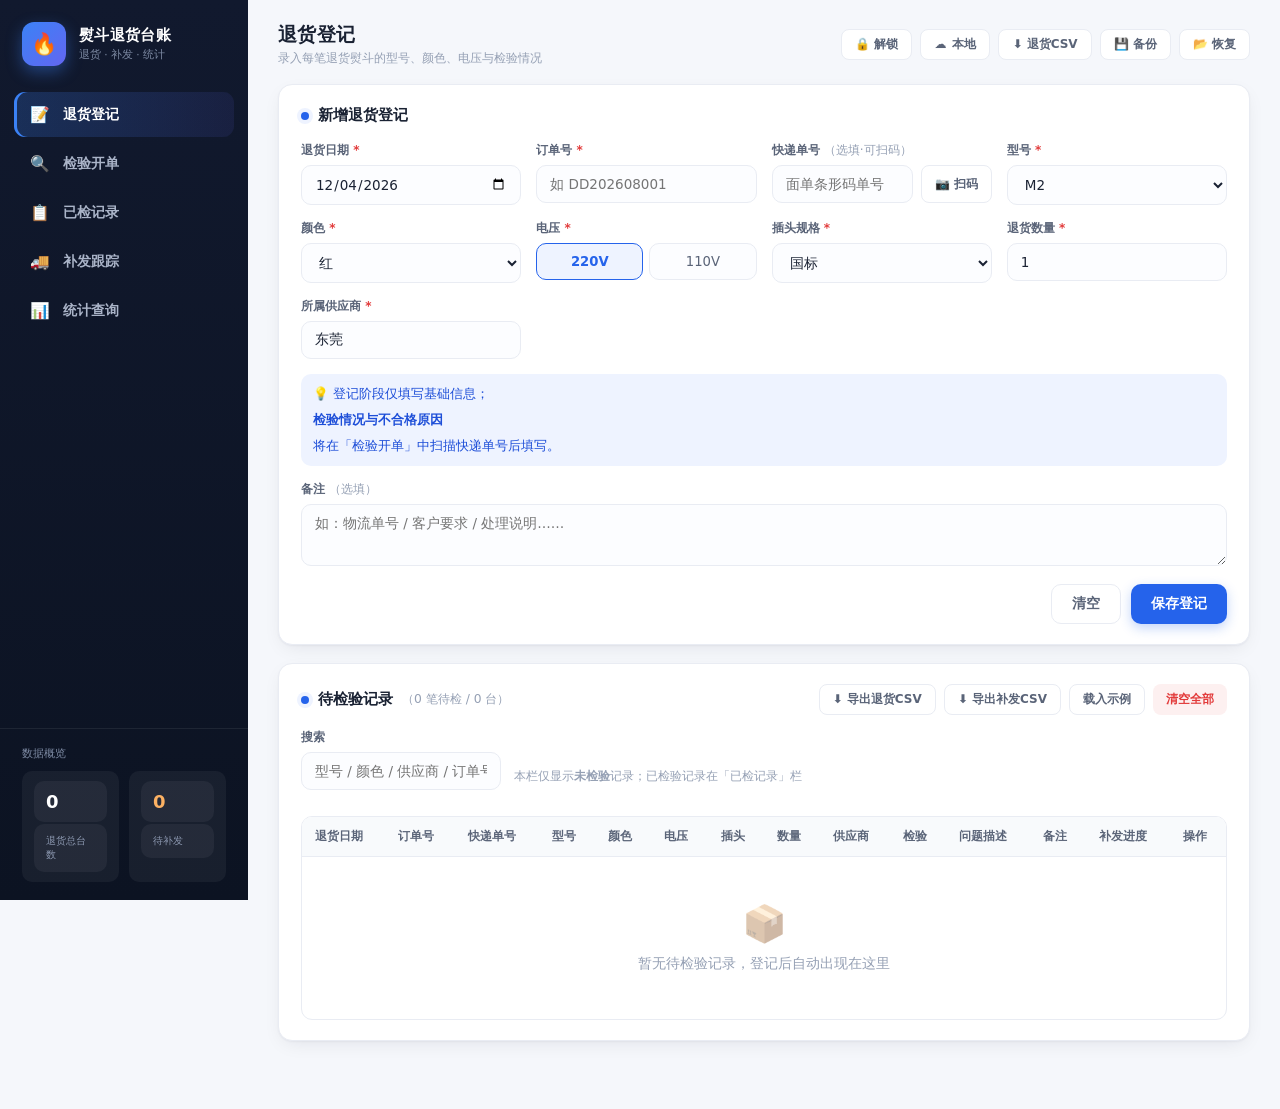
<file: index.html>
<!DOCTYPE html>
<html lang="zh-CN">
<head>
<meta charset="UTF-8">
<meta name="viewport" content="width=device-width, initial-scale=1.0, viewport-fit=cover">
<title>熨斗退货台账管理系统</title>
<style>
  :root{
    --bg:#f5f7fb; --card:#ffffff; --line:#e9ecf3; --line2:#f1f4f9;
    --ink:#1a2233; --ink2:#5a6478; --ink3:#95a0b4;
    --blue:#2563eb; --blue-d:#1d4ed8; --blue-bg:#eef3ff;
    --red:#e23b3b; --red-bg:#fdf0f0;
    --green:#15a34a; --green-bg:#eefaf1;
    --amber:#d97706; --amber-bg:#fdf6ec;
    --indigo:#4f46e5;
    --side-bg:#11192e; --side-bg2:#0c1322; --side-ink:#aab4c8; --side-on:#ffffff;
    --shadow:0 1px 2px rgba(16,24,40,.04),0 6px 20px -6px rgba(16,24,40,.10);
    --r:14px;
  }
  *{margin:0;padding:0;box-sizing:border-box}
  html{font-size:15px;scroll-behavior:smooth}
  button,.btn,.seg button,.side-nav button,.bottom-nav button,input,select,textarea{-webkit-tap-highlight-color:transparent;touch-action:manipulation}
  @media(prefers-reduced-motion:reduce){*{animation-duration:.001s!important;transition-duration:.001s!important}}
  body{font-family:"PingFang SC","Microsoft YaHei","Segoe UI",system-ui,sans-serif;background:var(--bg);color:var(--ink);-webkit-font-smoothing:antialiased;overflow-x:hidden}

  /* ===== 布局 ===== */
  .app{display:flex;min-height:100vh}
  .side{width:248px;background:linear-gradient(180deg,var(--side-bg),var(--side-bg2));color:var(--side-ink);
    display:flex;flex-direction:column;position:sticky;top:0;height:100vh;flex-shrink:0}
  .brand{display:flex;align-items:center;gap:13px;padding:22px 22px 18px}
  .logo{width:44px;height:44px;border-radius:12px;background:linear-gradient(135deg,#3b82f6,#6366f1);
    display:flex;align-items:center;justify-content:center;font-size:21px;box-shadow:0 6px 16px rgba(59,130,246,.4)}
  .brand h1{font-size:1.02rem;font-weight:700;color:#fff;letter-spacing:.3px;line-height:1.3}
  .brand p{font-size:.7rem;color:#7d8aa3;margin-top:3px}
  .side-nav{display:flex;flex-direction:column;gap:4px;padding:8px 14px}
  .side-nav button{display:flex;align-items:center;gap:13px;border:none;background:transparent;color:var(--side-ink);
    padding:13px 16px;border-radius:11px;font-size:.92rem;font-weight:600;cursor:pointer;font-family:inherit;text-align:left;transition:.16s}
  .side-nav button .ic{width:20px;text-align:center;font-size:1.05rem;filter:grayscale(.2)}
  .side-nav button:hover{background:rgba(255,255,255,.06);color:#e7ecf5}
  .side-nav button.on{background:linear-gradient(90deg,rgba(59,130,246,.22),rgba(99,102,241,.10));color:#fff;
    box-shadow:inset 3px 0 0 #3b82f6}
  .side-foot{margin-top:auto;padding:18px 22px;border-top:1px solid rgba(255,255,255,.07)}
  .side-foot .ft{font-size:.72rem;color:#7d8aa3;margin-bottom:10px}
  .side-mini{display:flex;gap:10px}
  .side-mini div{flex:1;background:rgba(255,255,255,.05);border-radius:10px;padding:10px 12px}
  .side-mini .n{font-size:1.2rem;font-weight:800;color:#fff}
  .side-mini .l{font-size:.66rem;color:#8b97af;margin-top:2px}

  .main{flex:1;min-width:0;display:flex;flex-direction:column}
  .topbar{display:flex;align-items:center;justify-content:space-between;flex-wrap:wrap;gap:12px;
    padding:22px 30px 10px}
  .topbar h2{font-size:1.28rem;font-weight:800;letter-spacing:.3px}
  .topbar .crumb{font-size:.78rem;color:var(--ink3);margin-top:3px}
  .topbar .tb-act{display:flex;gap:8px}
  .content{padding:8px 30px 50px;flex:1}

  .view{display:none}
  .view.on{display:block;animation:fade .25s ease}
  @keyframes fade{from{opacity:0;transform:translateY(6px)}to{opacity:1;transform:none}}

  /* ===== 卡片 ===== */
  .card{background:var(--card);border:1px solid var(--line);border-radius:var(--r);box-shadow:var(--shadow);
    padding:20px 22px;margin-bottom:18px}
  .card-head{display:flex;align-items:center;justify-content:space-between;flex-wrap:wrap;gap:10px;margin-bottom:14px}
  .card h2.section{font-size:1.02rem;font-weight:700;margin-bottom:16px;display:flex;align-items:center;gap:9px}
  .card h2.section .dot{width:8px;height:8px;border-radius:50%;background:var(--blue);box-shadow:0 0 0 4px var(--blue-bg)}

  /* ===== 表单 ===== */
  .form-grid{display:grid;grid-template-columns:repeat(auto-fit,minmax(178px,1fr));gap:15px}
  .field{display:flex;flex-direction:column;gap:6px}
  .field label{font-size:.8rem;font-weight:600;color:var(--ink2)}
  .field label .req{color:var(--red)}
  .field input,.field select,.field textarea{padding:10px 13px;border:1px solid var(--line);border-radius:10px;
    font-size:.9rem;font-family:inherit;color:var(--ink);background:#fcfdff;transition:.16s;width:100%}
  .field input:focus,.field select:focus,.field textarea:focus{outline:none;border-color:var(--blue);background:#fff;
    box-shadow:0 0 0 3px rgba(37,99,235,.12)}
  .field textarea{resize:vertical;min-height:62px}
  .field.full{grid-column:1/-1}
  .seg{display:flex;gap:6px}
  .seg button{flex:1;padding:10px 4px;border:1px solid var(--line);background:#fcfdff;border-radius:10px;font-size:.88rem;
    cursor:pointer;color:var(--ink2);font-family:inherit;transition:.16s}
  .seg button.on{background:var(--blue-bg);border-color:var(--blue);color:var(--blue);font-weight:600}

  .btn{border:none;border-radius:10px;padding:10px 20px;font-size:.9rem;font-weight:600;cursor:pointer;font-family:inherit;
    transition:.16s;display:inline-flex;align-items:center;gap:6px}
  .btn-pri{background:var(--blue);color:#fff;box-shadow:0 4px 12px rgba(37,99,235,.28)}
  .btn-pri:hover{background:var(--blue-d)}
  .btn-ghost{background:#fff;border:1px solid var(--line);color:var(--ink2)}
  .btn-ghost:hover{border-color:var(--blue);color:var(--blue);background:var(--blue-bg)}
  .btn-sm{padding:6px 13px;font-size:.8rem;border-radius:8px}
  .btn-danger{background:var(--red-bg);color:var(--red)}
  .btn-danger:hover{background:#fbe2e2}
  .btn-green{background:var(--green-bg);color:var(--green)}
  .btn-green:hover{background:#daf5e1}
  .form-actions{margin-top:18px;display:flex;gap:10px;justify-content:flex-end;flex-wrap:wrap}

  /* ===== 表格 ===== */
  .tbl-wrap{overflow-x:auto;border:1px solid var(--line);border-radius:11px;background:#fff}
  table{width:100%;border-collapse:collapse;font-size:.87rem;background:#fff}
  thead th{background:#f8fafc;color:var(--ink2);font-weight:600;font-size:.78rem;padding:12px 13px;text-align:left;
    white-space:nowrap;border-bottom:1px solid var(--line);position:sticky;top:0;z-index:1}
  tbody td{padding:11px 13px;border-bottom:1px solid var(--line2);white-space:nowrap;vertical-align:middle}
  tbody tr:hover{background:#f7faff}
  tbody tr:nth-child(even){background:#fcfdff}
  tbody tr:nth-child(even):hover{background:#f4f8ff}
  tbody tr:last-child td{border-bottom:none}
  .empty{padding:46px 0;text-align:center;color:var(--ink3);font-size:.9rem}
  .empty .ico{font-size:36px;display:block;margin-bottom:10px;opacity:.45}

  .badge{display:inline-flex;align-items:center;padding:3px 11px;border-radius:999px;font-size:.76rem;font-weight:600}
  .b-wait{background:var(--amber-bg);color:var(--amber)}
  .b-ok{background:var(--green-bg);color:var(--green)}
  .b-bad{background:var(--red-bg);color:var(--red)}
  .b-part{background:#eef0ff;color:var(--indigo)}
  .b-gray{background:#f1f5f9;color:#64748b}

  .prog{display:flex;align-items:center;gap:9px;min-width:118px}
  .prog-bar{flex:1;height:7px;background:#edf1f7;border-radius:99px;overflow:hidden}
  .prog-bar i{display:block;height:100%;background:linear-gradient(90deg,#2563eb,#6366f1);border-radius:99px;transition:.4s}
  .prog span{font-size:.78rem;color:var(--ink2);white-space:nowrap;font-variant-numeric:tabular-nums}

  /* ===== 筛选条 ===== */
  .filter-bar{display:flex;gap:13px;flex-wrap:wrap;align-items:flex-end;background:#fff;border:1px solid var(--line);
    border-radius:var(--r);box-shadow:var(--shadow);padding:17px 20px;margin-bottom:18px}
  .filter-bar .field{min-width:138px}
  .filter-bar .grow{flex:1}

  /* ===== 统计卡片 ===== */
  .stat-grid{display:grid;grid-template-columns:repeat(auto-fit,minmax(210px,1fr));gap:16px;margin-bottom:18px}
  .stat{background:var(--card);border:1px solid var(--line);border-radius:var(--r);box-shadow:var(--shadow);
    padding:18px 20px;position:relative;overflow:hidden;display:flex;align-items:center;gap:15px}
  .stat::before{content:"";position:absolute;left:0;top:0;bottom:0;width:4px;background:var(--c,var(--blue))}
  .stat .ic{width:46px;height:46px;border-radius:12px;display:flex;align-items:center;justify-content:center;font-size:21px;
    background:var(--ci,var(--blue-bg));flex-shrink:0}
  .stat .meta{display:flex;flex-direction:column}
  .stat .lbl{font-size:.8rem;color:var(--ink2);font-weight:600}
  .stat .num{font-size:1.85rem;font-weight:800;margin-top:4px;font-variant-numeric:tabular-nums;color:var(--c,var(--ink))}
  .stat .sub{font-size:.74rem;color:var(--ink3);margin-top:3px}

  .two-col{display:grid;grid-template-columns:1fr 1fr;gap:18px}
  @media(max-width:920px){.two-col{grid-template-columns:1fr}}

  /* ===== 弹窗 ===== */
  .mask{position:fixed;inset:0;background:rgba(15,23,42,.5);backdrop-filter:blur(3px);display:none;align-items:center;
    justify-content:center;z-index:60;padding:20px}
  .mask.on{display:flex;animation:fade .18s ease}
  .modal{background:#fff;border-radius:18px;width:100%;max-width:min(650px,calc(100vw - 32px));max-height:90vh;overflow-y:auto;
    box-shadow:0 24px 70px rgba(0,0,0,.3)}
  .modal-h{display:flex;align-items:center;justify-content:space-between;padding:20px 24px;border-bottom:1px solid var(--line)}
  .modal-h h3{font-size:1.08rem;font-weight:700}
  .modal-h .x{border:none;background:#f1f5f9;width:32px;height:32px;border-radius:9px;cursor:pointer;font-size:16px;color:var(--ink2)}
  .modal-h .x:hover{background:#e2e8f0}
  .modal-b{padding:22px 24px}
  .info-strip{background:var(--blue-bg);border:1px solid #d6e3ff;border-radius:11px;padding:13px 17px;font-size:.86rem;
    color:#1e40af;margin-bottom:18px;line-height:1.75}

  /* ===== 扫码 ===== */
  .scan-row{display:flex;gap:8px;align-items:stretch}
  .scan-row input{flex:1}
  .scan-btn{white-space:nowrap;flex-shrink:0}
  .scan-modal{max-width:460px}
  .scan-view{position:relative;width:100%;aspect-ratio:4/3;background:#0b1020;border-radius:12px;overflow:hidden}
  .scan-view video{width:100%;height:100%;object-fit:cover;display:block}
  .scan-line{position:absolute;left:8%;right:8%;top:50%;height:3px;background:linear-gradient(90deg,transparent,#22c55e,transparent);
    box-shadow:0 0 12px 2px rgba(34,197,94,.6);animation:scanmove 2s ease-in-out infinite;border-radius:3px}
  @keyframes scanmove{0%{top:14%}50%{top:86%}100%{top:14%}}
  .scan-tip{font-size:.82rem;color:var(--ink2);text-align:center;margin:14px 2px 4px;line-height:1.6}
  .scan-tip.err{color:var(--red)}
  .badge.b-pending{background:var(--blue-bg);color:var(--blue-d)}
  /* ===== 不合格原因选择 ===== */
  .reason-grid{display:grid;grid-template-columns:1fr 1fr;gap:10px;margin-top:14px}
  .reason-item{display:flex;align-items:center;gap:9px;border:1px solid var(--line);border-radius:10px;padding:12px 14px;cursor:pointer;font-size:.9rem;transition:border-color .15s,background .15s;user-select:none;line-height:1.3}
  .reason-item:has(input:checked){border-color:var(--blue);background:var(--blue-bg);color:var(--blue-d);font-weight:600}
  .reason-item input{width:18px;height:18px;accent-color:var(--blue);flex-shrink:0;margin:0}
  .reason-sum{display:flex;flex-wrap:wrap;gap:8px;min-height:34px}
  .chip{background:var(--blue-bg);color:var(--blue-d);border-radius:999px;padding:6px 13px;font-size:.83rem;font-weight:600;display:inline-flex;align-items:center}
  .reason-actions{margin-top:10px}
  @media(max-width:380px){.reason-grid{grid-template-columns:1fr}}

  .toast{position:fixed;bottom:28px;left:50%;transform:translateX(-50%) translateY(20px);background:#1a2233;color:#fff;
    padding:12px 24px;border-radius:11px;font-size:.88rem;opacity:0;pointer-events:none;transition:.25s;z-index:99;box-shadow:0 8px 26px rgba(0,0,0,.3)}
  .toast.on{opacity:1;transform:translateX(-50%) translateY(0)}

  /* ===== 移动端底部导航 ===== */
  .bottom-nav{display:none}
  .scan-view.flash{box-shadow:0 0 0 4px #22c55e;transition:box-shadow .2s}

  @media(max-width:820px){
    .stat-grid{grid-template-columns:repeat(2,1fr)}
  }
  @media(max-width:760px){
    .app{flex-direction:column}
    .side{display:none}
    .main{min-width:0}
    .topbar{padding:14px 16px 8px;align-items:flex-start}
    .topbar h2{font-size:1.12rem}
    .tb-act{flex-wrap:wrap}
    .content{padding:8px 14px 92px}
    .card{padding:16px 15px;margin-bottom:14px}
    .form-grid{gap:12px}
    .field input,.field select,.field textarea{padding:11px 12px;font-size:16px}
    .seg button{padding:11px 4px}
    .btn{padding:12px 18px;min-height:42px}
    .btn-sm{padding:9px 14px;min-height:38px}
    .filter-bar{padding:14px 15px;gap:11px}
    .filter-bar .field{min-width:120px;flex:1 1 45%}
    .two-col{gap:14px}
    tbody td,thead th{font-size:.82rem;padding:10px 11px}
    .topbar{flex-wrap:wrap}
    .stat .meta{min-width:0}
    .tbl-wrap{width:100%;max-width:100%}
    .card-head{row-gap:10px}
    .modal .form-actions{flex-wrap:wrap}
    .modal .form-actions .btn{flex:1 1 auto;justify-content:center}
    .side-mini{font-size:.9rem}
    .bottom-nav{display:flex;position:fixed;left:0;right:0;bottom:0;z-index:45;
      background:#fff;border-top:1px solid var(--line);box-shadow:0 -6px 18px rgba(16,24,40,.10);
      padding:6px 6px calc(6px + env(safe-area-inset-bottom, 0px));justify-content:space-around}
    .bottom-nav button{border:none;background:none;flex:1;display:flex;flex-direction:column;align-items:center;gap:3px;
      padding:7px 4px;font-size:.7rem;font-weight:600;color:var(--ink2);font-family:inherit;cursor:pointer}
    .bottom-nav .bi{font-size:1.4rem;line-height:1}
    .bottom-nav button.on{color:var(--blue)}
    .bottom-nav button.on .bi{transform:translateY(-1px)}
  }
  @media(max-width:380px){
    .stat-grid{grid-template-columns:1fr}
    .filter-bar .field{flex:1 1 100%}
  }
  /* ===== 移动端：卡片列表视图 ===== */
  .m-list{display:none}
  @media(max-width:760px){
    .m-list{display:flex;flex-direction:column;gap:11px}
    .m-card{background:#fff;border:1px solid var(--line);border-radius:13px;padding:13px 14px;box-shadow:0 1px 3px rgba(16,24,40,.06)}
    .m-card-h{display:flex;align-items:flex-start;justify-content:space-between;gap:8px;margin-bottom:8px}
    .m-t{font-weight:700;font-size:.95rem;display:flex;align-items:center;gap:6px;flex-wrap:wrap;line-height:1.45;min-width:0}
    .m-t b{color:var(--blue);font-size:1.06rem}
    .m-t span{color:var(--ink2);font-weight:500}
    .m-grid{display:grid;grid-template-columns:1fr 1fr;gap:0 14px}
    .m-grid>div{display:flex;justify-content:space-between;align-items:center;gap:10px;padding:6px 0;border-bottom:1px dashed var(--line2);font-size:.84rem;min-width:0}
    .m-grid>div span{color:var(--ink3);flex-shrink:0}
    .m-grid>div i{font-style:normal;text-align:right;overflow:hidden;text-overflow:ellipsis;white-space:nowrap}
    .m-grid>div.full{grid-column:1/-1}
    .m-grid>div.full i{white-space:normal;text-align:left;word-break:break-all}
    .m-actions{display:flex;gap:9px;margin-top:12px}
    .m-actions .btn{flex:1;justify-content:center;min-height:42px}
  }
  /* ===== 移动端：底部抽屉弹窗 / 顶栏紧凑 ===== */
  @media(max-width:760px){
    .mask{padding:0;align-items:flex-end}
    .modal{max-width:100vw;border-radius:18px 18px 0 0;max-height:92vh;animation:sheetUp .28s ease}
    @keyframes sheetUp{from{transform:translateY(46px);opacity:.35}to{transform:none;opacity:1}}
    .modal-h{padding:15px 16px}
    .modal-b{padding:16px 16px calc(22px + env(safe-area-inset-bottom,0px))}
    .tb-act{gap:6px}
    .tb-act .btn-sm{padding:8px 9px;font-size:.76rem;min-height:38px}
  }
  @media(max-width:520px){
    .form-grid{grid-template-columns:1fr}
  }
</style>
</head>
<body>
<div class="app">

  <!-- ============ 侧边栏 ============ -->
  <aside class="side">
    <div class="brand">
      <div class="logo">🔥</div>
      <div>
        <h1>熨斗退货台账</h1>
        <p>退货 · 补发 · 统计</p>
      </div>
    </div>
    <nav class="side-nav tabs">
      <button class="nav-tab on" data-v="v1"><span class="ic">📝</span>退货登记</button>
      <button class="nav-tab" data-v="vInspect"><span class="ic">🔍</span>检验开单</button>
      <button class="nav-tab" data-v="v4"><span class="ic">📋</span>已检记录</button>
      <button class="nav-tab" data-v="v2"><span class="ic">🚚</span>补发跟踪</button>
      <button class="nav-tab" data-v="v3"><span class="ic">📊</span>统计查询</button>
    </nav>
    <div class="side-foot">
      <div class="ft">数据概览</div>
      <div class="side-mini">
        <div><div class="n" id="sm_total">0</div><div class="l">退货总台数</div></div>
        <div><div class="n" id="sm_due" style="color:#fcb163">0</div><div class="l">待补发</div></div>
      </div>
    </div>
  </aside>

  <!-- ============ 主区 ============ -->
  <div class="main">
    <header class="topbar">
      <div>
        <h2 id="pageTitle">退货登记</h2>
        <div class="crumb" id="pageCrumb">录入每笔退货熨斗的型号、颜色、电压与检验情况</div>
      </div>
      <div class="tb-act">
        <button class="btn btn-ghost btn-sm" id="adminBtn" onclick="toggleAuth()">🔒 解锁</button>
        <button class="btn btn-ghost btn-sm" onclick="openCloud()">☁️ <span id="cloudState">本地</span></button>
        <button class="btn btn-ghost btn-sm" onclick="exportCSV()">⬇ 退货CSV</button>
        <button class="btn btn-ghost btn-sm" onclick="backupJSON()">💾 备份</button>
        <button class="btn btn-ghost btn-sm" onclick="$('importFile').click()">📂 恢复</button>
        <input type="file" id="importFile" accept=".json" style="display:none" onchange="importJSON(this)">
      </div>
    </header>

    <div class="content">

      <!-- ===== 视图1：退货登记 ===== -->
      <section id="v1" class="view on">
        <div class="card">
          <h2 class="section"><span class="dot"></span><span id="formTitle">新增退货登记</span></h2>
          <form id="retForm" onsubmit="return false">
            <div class="form-grid">
              <div class="field">
                <label>退货日期 <span class="req">*</span></label>
                <input type="date" id="f_date" required>
              </div>
              <div class="field">
                <label>订单号 <span class="req">*</span></label>
                <input type="text" id="f_order" placeholder="如 DD202608001" required>
              </div>
              <div class="field">
                <label>快递单号 <span style="font-weight:400;color:var(--ink3)">（选填·可扫码）</span></label>
                <div class="scan-row">
                  <input type="text" id="f_express" placeholder="面单条形码单号" inputmode="latin">
                  <button type="button" class="btn btn-ghost btn-sm scan-btn" onclick="openScanner()">📷 扫码</button>
                </div>
              </div>
              <div class="field">
                <label>型号 <span class="req">*</span></label>
                <select id="f_model"></select>
              </div>
              <div class="field">
                <label>颜色 <span class="req">*</span></label>
                <select id="f_color"></select>
              </div>
              <div class="field">
                <label>电压 <span class="req">*</span></label>
                <div class="seg" id="f_volt">
                  <button type="button" class="on" data-v="220V">220V</button>
                  <button type="button" data-v="110V">110V</button>
                </div>
              </div>
              <div class="field">
                <label>插头规格 <span class="req">*</span></label>
                <select id="f_plug">
                  <option>国标</option><option>美规</option><option>欧规</option><option>英规</option><option>澳规</option><option>其他</option>
                </select>
              </div>
              <div class="field">
                <label>退货数量 <span class="req">*</span></label>
                <input type="number" id="f_qty" min="1" step="1" value="1" required>
              </div>
              <div class="field">
                <label>所属供应商 <span class="req">*</span></label>
                <input type="text" id="f_supplier" list="supList" value="东莞" placeholder="输入或选择供应商" required>
                <datalist id="supList"></datalist>
              </div>
              <div class="field full" style="background:var(--blue-bg);border-radius:10px;padding:10px 12px;color:var(--blue-d);font-size:.84rem;line-height:1.6">
                💡 登记阶段仅填写基础信息；<b>检验情况与不合格原因</b>将在「检验开单」中扫描快递单号后填写。
              </div>
              <div class="field full">
                <label>备注 <span style="font-weight:400;color:var(--ink3)">（选填）</span></label>
                <textarea id="f_note" placeholder="如：物流单号 / 客户要求 / 处理说明……"></textarea>
              </div>
            </div>
            <div class="form-actions">
              <button type="button" class="btn btn-ghost" id="btnReset">清空</button>
              <button type="submit" class="btn btn-pri" id="btnSave">保存登记</button>
            </div>
          </form>
        </div>

        <div class="card">
          <div class="card-head">
            <h2 class="section" style="margin-bottom:0"><span class="dot"></span>待检验记录 <span style="color:var(--ink3);font-weight:400;font-size:.82rem" id="retCount"></span></h2>
            <div style="display:flex;gap:8px;flex-wrap:wrap">
              <button class="btn btn-ghost btn-sm" onclick="exportCSV()">⬇ 导出退货CSV</button>
              <button class="btn btn-ghost btn-sm" onclick="exportRepCSV()">⬇ 导出补发CSV</button>
              <button class="btn btn-ghost btn-sm" onclick="seedDemo()">载入示例</button>
              <button class="btn btn-danger btn-sm" onclick="clearAll()">清空全部</button>
            </div>
          </div>
          <div class="filter-bar" style="box-shadow:none;padding:0 0 14px;border:none;margin-bottom:12px">
            <div class="field" style="min-width:200px"><label>搜索</label><input id="q1" placeholder="型号 / 颜色 / 供应商 / 订单号 / 问题描述" oninput="renderReturns()"></div>
            <span style="align-self:end;color:var(--ink3);font-size:.82rem;padding-bottom:5px">本栏仅显示<b>未检验</b>记录；已检验记录在「已检记录」栏</span>
          </div>
          <div class="tbl-wrap" id="retWrap">
            <table>
              <thead><tr>
                <th>退货日期</th><th>订单号</th><th>快递单号</th><th>型号</th><th>颜色</th><th>电压</th><th>插头</th><th>数量</th><th>供应商</th><th>检验</th><th>问题描述</th><th>备注</th><th>补发进度</th><th>操作</th>
              </tr></thead>
              <tbody id="retTbody"></tbody>
            </table>
            <div class="empty" id="retEmpty" style="display:none"><span class="ico">📦</span>暂无退货记录，请在上方登记</div>
          </div>
          <div class="m-list" id="retCards" style="display:none"></div>
        </div>
      </section>

      <!-- ===== 视图4：检验开单 ===== -->
      <section id="vInspect" class="view">
        <div class="card">
          <h2 class="section"><span class="dot"></span>开始检验</h2>
          <div class="scan-row" style="max-width:560px">
            <input type="text" id="ins_express" placeholder="扫描或输入快递单号以开检" inputmode="latin">
            <button type="button" class="btn btn-ghost scan-btn" onclick="openScanner(inspectScanResult)">📷 扫码</button>
            <button type="button" class="btn btn-pri" onclick="startInspectByExpress()">开始检验</button>
          </div>
          <p class="scan-tip">扫描快递单号后自动匹配待检订单并弹出检验；也可在下方待检列表中点击「检验」手动开检。</p>
        </div>

        <div class="card" id="inspectFormCard" style="display:none">
          <h2 class="section"><span class="dot"></span>检验订单 <span id="ins_order_label" style="color:var(--blue)"></span></h2>
          <div class="info-strip" id="ins_info"></div>
          <div class="form-grid">
            <div class="field">
              <label>检验情况 <span class="req">*</span></label>
              <div class="seg" id="ins_insp">
                <button type="button" class="on" data-v="缺料">缺料</button>
                <button type="button" data-v="合格">合格</button>
                <button type="button" data-v="不合格">不合格</button>
              </div>
            </div>
            <div class="field full" id="insIssueWrap" style="display:none">
              <label>不合格原因 <span class="req">*</span></label>
              <div class="reason-sum" id="insReasonSum"><span style="color:var(--red);font-size:.85rem">尚未选择原因</span></div>
              <div class="reason-actions"><button type="button" class="btn btn-ghost btn-sm" onclick="openReason('ins')">✏️ 选择原因</button></div>
            </div>
            <div class="field full">
              <label>检验备注 <span style="font-weight:400;color:var(--ink3)">（选填）</span></label>
              <textarea id="ins_note" placeholder="检验说明 / 问题描述……"></textarea>
            </div>
          </div>
          <div class="form-actions">
            <button type="button" class="btn btn-ghost" onclick="closeInspectForm()">取消</button>
            <button type="button" class="btn btn-pri" onclick="saveInspect()">保存检验结果</button>
          </div>
        </div>

        <div class="card">
          <div class="card-head"><h2 class="section" style="margin-bottom:0"><span class="dot"></span>待检验订单 <span id="insCount" style="color:var(--ink3);font-weight:400;font-size:.82rem"></span></h2></div>
          <div class="tbl-wrap" id="insWrap">
            <table>
              <thead><tr><th>登记日期</th><th>订单号</th><th>快递单号</th><th>型号</th><th>颜色</th><th>数量</th><th>供应商</th><th>操作</th></tr></thead>
              <tbody id="insTbody"></tbody>
            </table>
            <div class="empty" id="insEmpty" style="display:none"><span class="ico">✅</span>暂无待检验订单</div>
          </div>
          <div class="m-list" id="insCards" style="display:none"></div>
        </div>
      </section>

      <!-- ===== 视图5：已检记录 ===== -->
      <section id="v4" class="view">
        <div class="card">
          <div class="card-head">
            <h2 class="section" style="margin-bottom:0"><span class="dot"></span>已检验记录 <span style="color:var(--ink3);font-weight:400;font-size:.82rem" id="ckCount"></span></h2>
            <div style="display:flex;gap:8px;flex-wrap:wrap">
              <button class="btn btn-ghost btn-sm" onclick="exportCSV()">⬇ 导出退货CSV</button>
              <button class="btn btn-ghost btn-sm" onclick="exportRepCSV()">⬇ 导出补发CSV</button>
            </div>
          </div>
          <div class="filter-bar" style="box-shadow:none;padding:0 0 14px;border:none;margin-bottom:12px">
            <div class="field" style="min-width:200px"><label>搜索</label><input id="ck_q" placeholder="型号 / 颜色 / 供应商 / 订单号 / 问题描述" oninput="renderChecked()"></div>
            <div class="field" style="min-width:130px"><label>检验情况</label>
              <select id="ck_insp" onchange="renderChecked()"><option value="">全部</option><option>合格</option><option>不合格</option><option>缺料</option></select>
            </div>
          </div>
          <div class="tbl-wrap" id="ckWrap">
            <table>
              <thead><tr>
                <th>退货日期</th><th>订单号</th><th>快递单号</th><th>型号</th><th>颜色</th><th>电压</th><th>插头</th><th>数量</th><th>供应商</th><th>检验</th><th>问题描述</th><th>备注</th><th>补发进度</th><th>操作</th>
              </tr></thead>
              <tbody id="ckTbody"></tbody>
            </table>
            <div class="empty" id="ckEmpty" style="display:none"><span class="ico">📋</span>暂无已检验记录</div>
          </div>
          <div class="m-list" id="ckCards" style="display:none"></div>
        </div>
      </section>

      <!-- ===== 视图2：补发跟踪 ===== -->
      <section id="v2" class="view">
        <div class="filter-bar">
          <div class="field" style="min-width:130px"><label>补发状态</label>
            <select id="q2_status" onchange="renderTrack()">
              <option value="">全部</option><option>待补发</option><option>部分补发</option><option>已补完</option><option>无需补发</option>
            </select>
          </div>
          <div class="field" style="min-width:130px"><label>供应商</label><select id="q2_sup" onchange="renderTrack()"><option value="">全部</option></select></div>
          <div class="field grow"><label>搜索</label><input id="q2" placeholder="型号 / 颜色 / 订单号" oninput="renderTrack()"></div>
        </div>
        <div class="card">
          <div class="card-head">
            <h2 class="section" style="margin-bottom:0"><span class="dot"></span>补发进度总览</h2>
          </div>
          <div class="tbl-wrap" id="trkWrap">
            <table>
              <thead><tr>
                <th>退货日期</th><th>订单号</th><th>快递单号</th><th>型号</th><th>颜色</th><th>供应商</th><th>检验</th><th>应补</th><th>已补</th><th>未补</th><th>补发进度</th><th>状态</th><th>操作</th>
              </tr></thead>
              <tbody id="trkTbody"></tbody>
            </table>
            <div class="empty" id="trkEmpty" style="display:none"><span class="ico">🚚</span>暂无需要跟踪的退货记录</div>
          </div>
          <div class="m-list" id="trkCards" style="display:none"></div>
        </div>
      </section>

      <!-- ===== 视图3：统计查询 ===== -->
      <section id="v3" class="view">
        <div class="filter-bar">
          <div class="field"><label>开始日期</label><input type="date" id="s_from" onchange="renderStats()"></div>
          <div class="field"><label>结束日期</label><input type="date" id="s_to" onchange="renderStats()"></div>
          <div class="field"><label>型号</label><select id="s_model" onchange="renderStats()"><option value="">全部</option></select></div>
          <div class="field"><label>颜色</label><select id="s_color" onchange="renderStats()"><option value="">全部</option></select></div>
          <div class="field"><label>供应商</label><select id="s_sup" onchange="renderStats()"><option value="">全部</option></select></div>
          <button class="btn btn-ghost" onclick="resetStatFilter()">重置条件</button>
        </div>

        <div class="stat-grid">
          <div class="stat" style="--c:#2563eb;--ci:#eef3ff"><div class="ic">📦</div><div class="meta"><div class="lbl">退货总数量</div><div class="num" id="st_total">0</div><div class="sub" id="st_total_n">0 笔记录</div></div></div>
          <div class="stat" style="--c:#e23b3b;--ci:#fdf0f0"><div class="ic">⚠️</div><div class="meta"><div class="lbl">检验不合格</div><div class="num" id="st_bad">0</div><div class="sub" id="st_bad_r">占比 0%</div></div></div>
          <div class="stat" style="--c:#15a34a;--ci:#eefaf1"><div class="ic">✅</div><div class="meta"><div class="lbl">供应商已补发</div><div class="num" id="st_rep">0</div><div class="sub" id="st_rep_r">补发完成率 0%</div></div></div>
          <div class="stat" style="--c:#d97706;--ci:#fdf6ec"><div class="ic">⏳</div><div class="meta"><div class="lbl">待补发未结清</div><div class="num" id="st_due">0</div><div class="sub" id="st_due_n">0 笔未结清</div></div></div>
        </div>

        <div class="two-col">
          <div class="card">
            <h2 class="section"><span class="dot"></span>各型号退货 / 补发汇总</h2>
            <div class="tbl-wrap">
              <table><thead><tr><th>型号</th><th>退货数量</th><th>已补发</th><th>未结清</th><th>不合格数</th></tr></thead>
              <tbody id="st_model_tb"></tbody></table>
              <div class="empty" id="st_model_e" style="display:none">暂无数据</div>
            </div>
          </div>
          <div class="card">
            <h2 class="section"><span class="dot"></span>各供应商退货 / 补发汇总</h2>
            <div class="tbl-wrap">
              <table><thead><tr><th>供应商</th><th>退货数量</th><th>已补发</th><th>未结清</th><th>补发完成率</th></tr></thead>
              <tbody id="st_sup_tb"></tbody></table>
              <div class="empty" id="st_sup_e" style="display:none">暂无数据</div>
            </div>
          </div>
        </div>

        <div class="card">
          <h2 class="section"><span class="dot"></span>各颜色退货汇总</h2>
          <div class="tbl-wrap">
            <table><thead><tr><th>颜色</th><th>退货数量</th><th>涉及型号</th><th>占比</th></tr></thead>
            <tbody id="st_color_tb"></tbody></table>
            <div class="empty" id="st_color_e" style="display:none">暂无数据</div>
          </div>
        </div>

        <div class="card">
          <h2 class="section"><span class="dot"></span>不合格原因分布 <span style="color:var(--ink3);font-weight:400;font-size:.8rem">（按涉及笔数）</span></h2>
          <div class="tbl-wrap">
            <table><thead><tr><th>不合格原因</th><th>涉及笔数</th><th>占不合格记录</th></tr></thead>
            <tbody id="st_reason_tb"></tbody></table>
            <div class="empty" id="st_reason_e" style="display:none">当前筛选范围内无不合格记录</div>
          </div>
        </div>

        <div class="card">
          <div class="card-head"><h2 class="section" style="margin-bottom:0"><span class="dot"></span>筛选结果明细</h2><span style="font-size:.8rem;color:var(--ink3)" id="st_detail_n"></span></div>
          <div class="tbl-wrap" id="stDetailWrap">
            <table>
              <thead><tr><th>退货日期</th><th>订单号</th><th>快递单号</th><th>型号</th><th>颜色</th><th>电压</th><th>插头</th><th>数量</th><th>供应商</th><th>检验</th><th>不合格原因</th><th>备注</th><th>补发状态</th></tr></thead>
              <tbody id="st_detail_tb"></tbody>
            </table>
            <div class="empty" id="st_detail_e" style="display:none">无符合条件的记录</div>
          </div>
          <div class="m-list" id="stDetailCards" style="display:none"></div>
        </div>
      </section>

    </div>
  </div>
</div>

<!-- 移动端底部导航 -->
<nav class="bottom-nav">
  <button class="nav-tab on" data-v="v1"><span class="bi">📝</span><span>登记</span></button>
  <button class="nav-tab" data-v="vInspect"><span class="bi">🔍</span><span>检验</span></button>
  <button class="nav-tab" data-v="v4"><span class="bi">📋</span><span>已检</span></button>
  <button class="nav-tab" data-v="v2"><span class="bi">🚚</span><span>补发</span></button>
  <button class="nav-tab" data-v="v3"><span class="bi">📊</span><span>统计</span></button>
</nav>

<!-- 补发登记弹窗 -->
<div class="mask" id="authMask">
  <div class="modal scan-modal">
    <div class="modal-h"><h3>🔓 解锁全局修改</h3><button class="x" onclick="closeAuth()">✕</button></div>
    <div class="modal-b">
      <p class="scan-tip" style="text-align:left">日常操作<b>均免密</b>：退货登记、扫码检验、修改登记、补发登记、统计查询、云设置（启用后自动同步云端）。<br>管理密码仅保护不可逆操作：<b>删除记录、删除补发、清空数据、载入示例、导入恢复</b>。</p>
      <div class="field"><label>用户名</label><input type="text" id="auth_user" autocomplete="off"></div>
      <div class="field"><label>密码</label><input type="password" id="auth_pass" autocomplete="off" onkeydown="if(event.key==='Enter')tryAuth()"></div>
      <p class="scan-tip" id="authMsg" style="margin-top:10px"></p>
      <div class="form-actions">
        <button type="button" class="btn btn-ghost" onclick="closeAuth()">取消</button>
        <button type="button" class="btn btn-pri" onclick="tryAuth()">解锁</button>
      </div>
    </div>
  </div>
</div>

<div class="mask" id="repMask">
  <div class="modal">
    <div class="modal-h"><h3 id="repTitle">补发登记</h3><button class="x" onclick="closeRep()">✕</button></div>
    <div class="modal-b">
      <div class="info-strip" id="repInfo"></div>
      <div class="form-grid">
        <div class="field"><label>补发日期 <span class="req">*</span></label><input type="date" id="r_date"></div>
        <div class="field"><label>补发数量 <span class="req">*</span></label><input type="number" id="r_qty" min="1" step="1" value="1"></div>
        <div class="field"><label>补发型号</label><input type="text" id="r_model" placeholder="默认与退货型号一致"></div>
        <div class="field"><label>备注</label><input type="text" id="r_note" placeholder="物流单号 / 说明（选填）"></div>
      </div>
      <div class="form-actions">
        <button class="btn btn-ghost" onclick="closeRep()">取消</button>
        <button class="btn btn-pri" onclick="saveRep()">确认补发</button>
      </div>
      <div id="repHistWrap" style="margin-top:20px"></div>
    </div>
  </div>
</div>

<!-- 云端同步设置 -->
<div class="mask" id="cloudMask">
  <div class="modal">
    <div class="modal-h"><h3>云端同步设置</h3><button class="x" onclick="closeCloud()">✕</button></div>
    <div class="modal-b">
      <div class="info-strip" id="cloudInfo">启用后数据保存在你的 GitHub 仓库（跨设备同步）。Token 需有 repo 权限且仓库须已存在；Token 仅存于本机浏览器。<br>📦 自动备份：每天<b>打开网站时</b>与<b>17:00</b>各自动备份一次到 data/backups/（保留最近 30 份）。</div>
      <div class="field" style="margin-bottom:12px">
        <label style="display:flex;align-items:center;gap:8px;cursor:pointer">
          <input type="checkbox" id="c_enabled" style="width:18px;height:18px"> 启用云端同步（跨设备）
        </label>
      </div>
      <div class="form-grid">
        <div class="field full"><label>GitHub Token（需 repo 权限）</label><input type="password" id="c_token" placeholder="ghp_xxx 或个人访问令牌" autocomplete="off"></div>
        <div class="field full"><label>仓库（owner/repo）</label><input type="text" id="c_repo" placeholder="1625804272/iron-returns"></div>
        <div class="field full"><label>数据文件路径</label><input type="text" id="c_path" placeholder="data/returns.json"></div>
      </div>
      <p class="scan-tip" id="cloudMsg" style="margin-top:12px"></p>
      <div class="form-actions">
        <button class="btn btn-ghost" onclick="clearCloudCfg()">清除配置</button>
        <button class="btn btn-ghost" onclick="closeCloud()">关闭</button>
        <button class="btn btn-green" onclick="cloudSyncNow()">立即同步</button>
        <button class="btn btn-green" onclick="autoBackup('manual')">立即备份</button>
        <button class="btn btn-pri" onclick="saveCloudSettingsUI()">保存并连接</button>
      </div>
    </div>
  </div>
</div>

<!-- 不合格原因选择弹窗 -->
<div class="mask" id="reasonMask">
  <div class="modal">
    <div class="modal-h"><h3>选择不合格原因（可多选）</h3><button class="x" onclick="closeReason()">✕</button></div>
    <div class="modal-b">
      <div class="info-strip">质检不合格，请勾选具体原因（<b>至少 1 项</b>），便于后续统计与追溯。</div>
      <div class="reason-grid" id="reasonOpts"></div>
      <div class="field" style="margin-top:16px">
        <label>补充说明 <span style="font-weight:400;color:var(--ink3)">（选填）</span></label>
        <textarea id="f_reason_extra" placeholder="补充细节，便于追溯（如：不通电且外壳破损）……"></textarea>
      </div>
      <p class="scan-tip" id="reasonMsg"></p>
      <div class="form-actions">
        <button class="btn btn-ghost" onclick="closeReason()">取消</button>
        <button class="btn btn-pri" onclick="confirmReason()">确定</button>
      </div>
    </div>
  </div>
</div>

<!-- 扫码弹窗 -->
<div class="mask" id="scanMask">
  <div class="modal scan-modal">
    <div class="modal-h"><h3>扫码识别快递单号</h3><button class="x" onclick="closeScanner()">✕</button></div>
    <div class="modal-b">
      <div class="scan-view" id="scanView"><video id="scanVideo" playsinline></video><div class="scan-line"></div></div>
      <p class="scan-tip" id="scanTip">正在打开摄像头……请将面单条形码对准取景框</p>
      <p style="font-size:.75rem;color:var(--ink3);text-align:center;margin:8px 2px 0;line-height:1.6">💡 识别成功或页面切后台时自动关闭摄像头；超过 90 秒未识别也会自动关闭，避免手机发热</p>
      <div class="form-actions">
        <button class="btn btn-ghost" onclick="closeScanner()">取消</button>
        <button class="btn btn-green" onclick="captureFrame()">📸 拍照识别</button>
        <button class="btn btn-pri" onclick="closeScanner();setTimeout(()=>$('f_express').focus(),50)">手动输入</button>
      </div>
      <canvas id="scanCanvas" style="display:none"></canvas>
    </div>
  </div>
</div>

<div class="toast" id="toast"></div>

<script>
/* ================= 型号-颜色映射 ================= */
const MODEL_COLORS = {
  "M2": ["红","绿","灰"],
  "L":  ["绿","红"],
  "L2": ["紫"],
  "L3": ["绿"]
};
const MODELS = Object.keys(MODEL_COLORS);
const DEFAULT_SUPPLIER = "东莞";

/* ================= 数据层（localStorage） ================= */
const LS_RET = "iron_returns_v1", LS_REP = "iron_replenish_v1";
let returns = JSON.parse(localStorage.getItem(LS_RET) || "[]");
let reps    = JSON.parse(localStorage.getItem(LS_REP) || "[]");
let editId  = null;
let repTarget = null;

const $ = id => document.getElementById(id);
const isMobile = () => window.matchMedia("(max-width:760px)").matches;
const uid = () => Date.now().toString(36) + Math.random().toString(36).slice(2,7);
const today = () => new Date().toISOString().slice(0,10);
const saveAll = () => { localStorage.setItem(LS_RET, JSON.stringify(returns)); localStorage.setItem(LS_REP, JSON.stringify(reps)); schedulePush(); };
/* 一次性数据迁移：检验状态「待检」→「缺料」（本地 + 后续云端合入的旧值统一） */
(function migrateInspect(){
  let changed = false;
  returns.forEach(r => {
    if (r.insp === "待检"){ r.insp = "缺料"; changed = true; }
    if (!r.status) { r.status = r.insp ? "inspected" : "registered"; changed = true; }
  });
  if (changed){ localStorage.setItem(LS_RET, JSON.stringify(returns)); }
})();
const esc = s => String(s ?? "").replace(/[&<>"']/g, c => ({"&":"&amp;","<":"&lt;",">":"&gt;",'"':"&quot;","'":"&#39;"}[c]));

/* ================= 全局修改权限锁（auplex / auplex2026） ================= */
const ADMIN_USER = "auplex", ADMIN_PASS = "auplex2026", ADMIN_LS = "iron_admin_ok";
function isAdmin(){ return localStorage.getItem(ADMIN_LS) === "1"; }
function setAdmin(v){ if (v) localStorage.setItem(ADMIN_LS, "1"); else localStorage.removeItem(ADMIN_LS); syncAdminBtn(); }
function requireAdmin(){
  if (isAdmin()) return true;
  toast("🔒 删除/清空/导入等破坏性操作需管理密码解锁");
  showAuth();
  return false;
}
function syncAdminBtn(){
  const b = $("adminBtn"); if (!b) return;
  b.textContent = isAdmin() ? "🔓 已解锁" : "🔒 解锁";
}
function toggleAuth(){ if (isAdmin()){ setAdmin(false); toast("已锁定：日常操作免密，破坏性操作需解锁"); } else showAuth(); }
function showAuth(){
  $("auth_user").value = ADMIN_USER;
  $("auth_pass").value = "";
  const m = $("authMsg"); m.textContent = ""; m.className = "scan-tip";
  $("authMask").classList.add("on");
  setTimeout(() => { try { $("auth_pass").focus(); } catch(e){} }, 60);
}
function closeAuth(){ $("authMask").classList.remove("on"); }
function tryAuth(){
  const u = ($("auth_user").value || "").trim();
  const p = $("auth_pass").value || "";
  if (u === ADMIN_USER && p === ADMIN_PASS){ setAdmin(true); closeAuth(); toast("✅ 已解锁：可执行删除/清空等操作"); }
  else { const m = $("authMsg"); m.textContent = "用户名或密码错误"; m.className = "scan-tip err"; }
}
const sum = (arr, f) => arr.reduce((a,b) => a + f(b), 0);

function repQtyOf(retId){ return sum(reps.filter(r => r.returnId === retId), r => +r.qty); }
function repStatus(r){
  if (r.insp === "合格") return {name:"无需补发", cls:"b-ok", done:+r.qty, left:0};
  const done = repQtyOf(r.id);
  if (done <= 0) return {name:"待补发", cls:"b-wait", done, left:+r.qty};
  if (done < +r.qty) return {name:"部分补发", cls:"b-part", done, left:+r.qty - done};
  return {name:"已补完", cls:"b-ok", done, left:0};
}
function inspBadge(i){
  if (!i) return '<span class="badge b-pending">待检</span>';
  return i === "合格" ? '<span class="badge b-ok">合格</span>'
       : i === "不合格" ? '<span class="badge b-bad">不合格</span>'
       : '<span class="badge b-wait">缺料</span>';
}
/* ================= 不合格原因选择 ================= */
const REASON_OPTIONS = ["不通电","不加热","屏幕不显示","壳料破损脏污","发热板脏污或划痕"];
let reasonSel = [];
let reasonScope = "ins";
function renderReasonOptions(){
  $("reasonOpts").innerHTML = REASON_OPTIONS.map(x =>
    `<label class="reason-item"><input type="checkbox" class="rck" value="${esc(x)}" ${reasonSel.includes(x) ? "checked" : ""}> ${esc(x)}</label>`).join("");
}
function openReason(scope){
  reasonScope = scope || "ins";
  renderReasonOptions();
  $("f_reason_extra").value = $("f_reason_extra").value || "";
  $("reasonMsg").textContent = "";
  $("reasonMask").classList.add("on");
}
function closeReason(){ $("reasonMask").classList.remove("on"); }
function confirmReason(){
  reasonSel = [...document.querySelectorAll("#reasonOpts .rck:checked")].map(c => c.value);
  if (!reasonSel.length){ $("reasonMsg").textContent = "请至少勾选 1 项原因"; $("reasonMsg").className = "scan-tip err"; return; }
  updateReasonSum();
  closeReason();
}
function updateReasonSum(){
  const el = reasonScope === "ins" ? $("insReasonSum") : $("reasonSum");
  if (!el) return;
  el.innerHTML = reasonSel.length
    ? reasonSel.map(x => `<span class="chip">${esc(x)}</span>`).join("")
    : '<span style="color:var(--red);font-size:.85rem">尚未选择原因</span>';
}
const issueText = r => {
  const parts = [];
  if ((r.reasons || []).length) parts.push(r.reasons.join("、"));
  if (r.issue) parts.push(r.issue);
  return parts.join("；") || "—";
};

/* ================= 标签页（侧边栏导航） ================= */
const PAGE_META = {
  v1:{t:"退货登记", c:"填写订单号、快递单号与熨斗信息，登记后进入待检"},
  v2:{t:"补发跟踪", c:"关联每笔退货，跟踪供应商补发进度与状态"},
  v3:{t:"统计查询", c:"按型号 / 颜色 / 供应商 / 时间段汇总对账"},
  vInspect:{t:"检验开单", c:"扫描快递单号开检，填写退货熨斗的检验结果"},
  v4:{t:"已检记录", c:"已检验完成的退货记录，可继续编辑基础信息（检验结果保留）"}
};
function showView(v){
  document.querySelectorAll(".nav-tab").forEach(x => x.classList.toggle("on", x.dataset.v === v));
  document.querySelectorAll(".view").forEach(x => x.classList.toggle("on", x.id === v));
  const m = PAGE_META[v]; if (!m) return;
  $("pageTitle").textContent = m.t; $("pageCrumb").textContent = m.c;
  if (v === "v1"){ renderReturns(); renderChecked(); }
  else if (v === "v2") renderTrack();
  else if (v === "v3") renderStats();
  else if (v === "v4") renderChecked();
  else if (v === "vInspect") renderInspectList();
  updateSideStats();
}
document.querySelectorAll(".nav-tab").forEach(b => b.onclick = () => showView(b.dataset.v));

/* ================= 表单：级联下拉 ================= */
function initForm(){
  const ms = $("f_model");
  ms.innerHTML = MODELS.map(m => `<option>${m}</option>`).join("");
  ms.onchange = fillColors;
  fillColors();
  $("f_date").value = today();
}
function fillColors(selected){
  const m = $("f_model").value;
  const colors = MODEL_COLORS[m] || (selected ? [selected] : ["—"]);
  $("f_color").innerHTML = colors.map(c => `<option ${c===selected?"selected":""}>${c}</option>`).join("");
}
function segInit(id, cb){
  $(id).querySelectorAll("button").forEach(b => b.onclick = () => {
    $(id).querySelectorAll("button").forEach(x => x.classList.toggle("on", x === b));
    if (cb) cb(b.dataset.v);
  });
}
const segVal = id => $(id).querySelector("button.on").dataset.v;
function segSet(id, v){
  $(id).querySelectorAll("button").forEach(x => x.classList.toggle("on", x.dataset.v === v));
}
segInit("f_volt");
segInit("ins_insp", v => {
  $("insIssueWrap").style.display = v === "不合格" ? "" : "none";
  if (v === "不合格") openReason();
});

$("btnSave").onclick = () => {
  const rec = {
    id: editId || uid(),
    date: $("f_date").value,
    orderNo: $("f_order").value.trim(),
    model: $("f_model").value,
    color: $("f_color").value,
    volt: segVal("f_volt"),
    plug: $("f_plug").value,
    qty: parseInt($("f_qty").value) || 0,
    supplier: $("f_supplier").value.trim(),
    express: $("f_express").value.trim(),
    note: $("f_note").value.trim()
  };
  if (!rec.date) return toast("请选择退货日期");
  if (!rec.orderNo) return toast("请填写订单号");
  if (!rec.qty || rec.qty < 1) return toast("退货数量必须 ≥ 1");
  if (!rec.supplier) return toast("请填写供应商");

  if (editId){
    const i = returns.findIndex(r => r.id === editId);
    const prev = returns[i];
    returns[i] = Object.assign({}, prev, rec);   // 保留 prev 的 insp/reasons/issue/status：已检验记录编辑不丢结果
    returns[i].status = prev.status || "registered";
    toast(prev.status === "inspected" ? "已更新（检验结果已保留）" : "退货记录已更新");
  } else {
    returns.unshift(Object.assign({}, rec, { insp:"", reasons:[], issue:"", status:"registered" }));
    toast("退货登记成功，已进入待检");
  }
  saveAll(); resetForm(); renderReturns(); renderChecked(); renderInspectList(); refreshSuppliers();
};
$("btnReset").onclick = resetForm;
function resetForm(){
  editId = null;
  $("formTitle").textContent = "新增退货登记";
  $("btnSave").textContent = "保存登记";
  $("retForm").reset();
  $("f_date").value = today();
  $("f_model").value = MODELS[0]; fillColors();
  segSet("f_volt","220V");
  reasonSel = []; $("f_qty").value = 1;
  $("f_supplier").value = DEFAULT_SUPPLIER; $("f_express").value = ""; $("f_note").value = "";
}

/* ================= 退货记录列表 ================= */
/* 排序：退货日期 新 → 旧（同日保持录入顺序） */
const byDateDesc = (a, b) => a.date < b.date ? 1 : a.date > b.date ? -1 : 0;
/* 退货登记栏：仅未检验（待检）记录 */
function renderReturns(){
  const kw = $("q1").value.trim().toLowerCase();
  const list = returns.filter(r =>
    r.status !== "inspected" &&
    (!kw || [r.model, r.color, r.supplier, r.issue, r.orderNo, r.express, r.note, (r.reasons || []).join(" ")].join(" ").toLowerCase().includes(kw))
  ).sort(byDateDesc);
  $("retCount").textContent = `（${list.length} 笔待检 / ${sum(list, r => +r.qty)} 台）`;
  renderRetList(list, {
    wrap: $("retWrap"), tbody: $("retTbody"), cards: $("retCards"), empty: $("retEmpty"),
    emptyTxt: '<span class="ico">📦</span>暂无待检验记录，登记后自动出现在这里'
  });
  updateSideStats();
}
/* 已检记录栏：已检验（合格/不合格/缺料），可继续编辑基础信息（检验结果保留） */
function renderChecked(){
  const kw = $("ck_q").value.trim().toLowerCase();
  const fi = $("ck_insp").value;
  const list = returns.filter(r =>
    r.status === "inspected" &&
    (!fi || r.insp === fi) &&
    (!kw || [r.model, r.color, r.supplier, r.issue, r.orderNo, r.express, r.note, (r.reasons || []).join(" ")].join(" ").toLowerCase().includes(kw))
  ).sort(byDateDesc);
  $("ckCount").textContent = `（共 ${list.length} 笔 / ${sum(list, r => +r.qty)} 台）`;
  renderRetList(list, {
    wrap: $("ckWrap"), tbody: $("ckTbody"), cards: $("ckCards"), empty: $("ckEmpty"),
    emptyTxt: '<span class="ico">📋</span>暂无已检验记录，检验完成的订单会出现在这里'
  });
}
function renderRetList(list, el){
  if (isMobile()){
    el.wrap.style.display = "none"; el.cards.style.display = "flex";
    el.cards.innerHTML = list.length ? list.map(r => retCard(r)).join("")
      : `<div class="empty" style="display:block">${el.emptyTxt}</div>`;
  } else {
    el.wrap.style.display = ""; el.cards.style.display = "none";
    el.empty.style.display = list.length ? "none" : "";
    el.empty.innerHTML = el.emptyTxt;
    el.tbody.innerHTML = list.map(r => retRow(r)).join("");
  }
}
function retRow(r){
  const st = repStatus(r);
  const pct = Math.min(100, Math.round(st.done / r.qty * 100));
  return `<tr>
    <td>${esc(r.date)}</td><td>${esc(r.orderNo) || "—"}</td><td>${esc(r.express) || "—"}</td><td><b>${esc(r.model)}</b></td><td>${esc(r.color)}</td>
    <td>${esc(r.volt)}</td><td>${esc(r.plug)}</td>
    <td><b>${r.qty}</b></td><td>${esc(r.supplier)}</td>
    <td>${inspBadge(r.insp)}</td>
    <td style="max-width:180px;overflow:hidden;text-overflow:ellipsis" title="${esc(issueText(r))}">${issueText(r)}</td>
    <td style="max-width:160px;overflow:hidden;text-overflow:ellipsis" title="${esc(r.note)}">${esc(r.note) || "—"}</td>
    <td><div class="prog"><div class="prog-bar"><i style="width:${pct}%"></i></div><span>${st.done}/${r.qty}</span></div></td>
    <td>
      <button class="btn btn-ghost btn-sm" onclick="editRet('${r.id}')">编辑</button>
      <button class="btn btn-danger btn-sm" onclick="delRet('${r.id}')">删除</button>
    </td></tr>`;
}
function retCard(r){
  const st = repStatus(r);
  return `<div class="m-card">
    <div class="m-card-h">
      <div class="m-t"><b>${esc(r.model)}</b><span>${esc(r.color)} ${esc(r.volt)} ${esc(r.plug)}</span></div>
      ${inspBadge(r.insp)}
    </div>
    <div class="m-grid">
      <div><span>退货日期</span><i>${esc(r.date)}</i></div>
      <div><span>订单号</span><i>${esc(r.orderNo) || "—"}</i></div>
      <div><span>快递单号</span><i>${esc(r.express) || "—"}</i></div>
      <div><span>数量</span><i>${r.qty} 台</i></div>
      <div><span>供应商</span><i>${esc(r.supplier)}</i></div>
      <div><span>补发进度</span><i>${st.done}/${r.qty} ${st.name}</i></div>
      ${(r.issue || (r.reasons || []).length) ? `<div class="full"><span>问题描述</span><i>${esc(issueText(r))}</i></div>` : ""}
      ${r.note ? `<div class="full"><span>备注</span><i>${esc(r.note)}</i></div>` : ""}
    </div>
    <div class="m-actions">
      <button class="btn btn-ghost" onclick="editRet('${r.id}')">✏️ 编辑</button>
      <button class="btn btn-danger" onclick="delRet('${r.id}')">🗑 删除</button>
    </div>
  </div>`;
}
function editRet(id){
  const r = returns.find(x => x.id === id); if (!r) return;
  showView("v1");
  editId = id;
  $("formTitle").textContent = "编辑退货记录";
  $("btnSave").textContent = "保存修改";
  $("f_date").value = r.date; $("f_order").value = r.orderNo || ""; $("f_express").value = r.express || ""; $("f_model").value = r.model; fillColors(r.color);
  segSet("f_volt", r.volt); $("f_plug").value = r.plug; $("f_qty").value = r.qty;
  $("f_supplier").value = r.supplier;
  $("f_note").value = r.note || "";
  window.scrollTo({top:0, behavior:"smooth"});
}
function delRet(id){ if (!requireAdmin()) return;
  const r = returns.find(x => x.id === id);
  if (!confirm(`确定删除这条退货记录？\n${r.date} ${r.model} ${r.color} ×${r.qty}\n关联的补发记录也会一并删除。`)) return;
  returns = returns.filter(x => x.id !== id);
  reps = reps.filter(x => x.returnId !== id);
  saveAll(); renderReturns(); renderChecked(); toast("已删除");
}
function clearAll(){ if (!requireAdmin()) return;
  if (!returns.length) return toast("没有数据");
  if (confirm("⚠️ 确定清空全部退货与补发数据？此操作不可恢复！")) {
    returns = []; reps = []; saveAll(); renderReturns(); renderChecked(); refreshSuppliers(); toast("已清空全部数据");
  }
}
function refreshSuppliers(){
  const sups = [...new Set(returns.map(r => r.supplier))].sort();
  $("supList").innerHTML = sups.map(s => `<option value="${esc(s)}">`).join("");
  $("q2_sup").innerHTML = '<option value="">全部</option>' + sups.map(s => `<option>${esc(s)}</option>`).join("");
  $("s_sup").innerHTML = '<option value="">全部</option>' + sups.map(s => `<option>${esc(s)}</option>`).join("");
  const colors = [...new Set(returns.map(r => r.color))].sort();
  $("s_color").innerHTML = '<option value="">全部</option>' + colors.map(c => `<option>${esc(c)}</option>`).join("");
}

/* ================= 检验开单 ================= */
let inspectTargetId = null;
function renderInspectList(){
  const list = returns.filter(r => r.status !== "inspected");
  $("insCount").textContent = `（${list.length} 笔待检）`;
  const wrap = $("insWrap"), cards = $("insCards");
  if (isMobile()){
    wrap.style.display = "none"; cards.style.display = "flex";
    cards.innerHTML = list.length ? list.map(r => `
      <div class="m-card">
        <div class="m-card-h"><div class="m-t"><b>${esc(r.orderNo)||"—"}</b><span>${esc(r.model)} ${esc(r.color)}</span></div><span class="badge b-pending">待检</span></div>
        <div class="m-grid">
          <div><span>快递单号</span><i>${esc(r.express)||"—"}</i></div>
          <div><span>数量</span><i>${r.qty} 台</i></div>
          <div><span>供应商</span><i>${esc(r.supplier)}</i></div>
          <div><span>登记日期</span><i>${esc(r.date)}</i></div>
        </div>
        <div class="m-actions"><button class="btn btn-pri" onclick="openInspectForm('${r.id}')">🔍 检验</button></div>
      </div>`).join("") : '<div class="empty" style="display:block"><span class="ico">✅</span>暂无待检验订单</div>';
  } else {
    wrap.style.display = ""; cards.style.display = "none";
    $("insEmpty").style.display = list.length ? "none" : "";
    $("insTbody").innerHTML = list.map(r => `<tr>
      <td>${esc(r.date)}</td><td><b>${esc(r.orderNo)||"—"}</b></td><td>${esc(r.express)||"—"}</td>
      <td>${esc(r.model)}</td><td>${esc(r.color)}</td><td><b>${r.qty}</b></td><td>${esc(r.supplier)}</td>
      <td><button class="btn btn-pri btn-sm" onclick="openInspectForm('${r.id}')">🔍 检验</button></td>
    </tr>`).join("");
  }
}
function inspectScanResult(txt){
  const r = returns.find(x => x.status !== "inspected" && (x.express === txt || x.orderNo === txt));
  if (!r){ toast("未找到匹配待检订单：" + txt); return; }
  openInspectForm(r.id);
}
function startInspectByExpress(){
  const txt = $("ins_express").value.trim();
  if (!txt){ toast("请输入或扫描快递单号"); return; }
  inspectScanResult(txt);
}
function openInspectForm(id){
  const r = returns.find(x => x.id === id); if (!r) return;
  inspectTargetId = id;
  $("ins_order_label").textContent = r.orderNo || "";
  $("ins_info").innerHTML = `订单号 <b>${esc(r.orderNo||"—")}</b> ｜ 快递 <b>${esc(r.express||"—")}</b> ｜ ${esc(r.model)} ${esc(r.color)} ${esc(r.volt)} ${esc(r.plug)} ｜ ${r.qty} 台 ｜ ${esc(r.supplier)}`;
  segSet("ins_insp","缺料"); $("insIssueWrap").style.display="none";
  reasonSel = r.insp === "不合格" ? (r.reasons||[]) : [];
  $("insReasonSum").innerHTML = reasonSel.length ? reasonSel.map(x=>`<span class="chip">${esc(x)}</span>`).join("") : '<span style="color:var(--red);font-size:.85rem">尚未选择原因</span>';
  $("ins_note").value = r.issue || r.note || "";
  $("inspectFormCard").style.display = "";
  $("inspectFormCard").scrollIntoView({behavior:"smooth"});
}
function closeInspectForm(){ inspectTargetId = null; $("inspectFormCard").style.display = "none"; }
function saveInspect(){
  if (!inspectTargetId) return;
  const insp = segVal("ins_insp");
  if (insp === "不合格" && !reasonSel.length){ toast("请选择不合格原因"); openReason("ins"); return; }
  const i = returns.findIndex(r => r.id === inspectTargetId);
  if (i < 0) return;
  returns[i].insp = insp;
  returns[i].reasons = insp === "不合格" ? [...reasonSel] : [];
  const _nb = ($("ins_note").value.trim() || ($("f_reason_extra") ? $("f_reason_extra").value.trim() : ""));
  returns[i].issue = insp === "不合格" ? _nb : "";
  returns[i].note = _nb;
  returns[i].status = "inspected";
  saveAll(); closeInspectForm(); renderInspectList(); renderReturns(); renderChecked(); updateSideStats();
  toast("检验已保存：" + insp);
}

/* ================= 补发跟踪 ================= */
function renderTrack(){
  const kw = $("q2").value.trim().toLowerCase();
  const fs = $("q2_status").value, fsup = $("q2_sup").value;
  const list = returns.filter(r => {
    const st = repStatus(r);
    return (!fs || st.name === fs) && (!fsup || r.supplier === fsup) &&
      (!kw || (r.model + r.color + (r.orderNo || "")).toLowerCase().includes(kw));
  });
  const wrap = $("trkWrap"), cards = $("trkCards");
  if (isMobile()){
    wrap.style.display = "none"; cards.style.display = "flex";
    cards.innerHTML = list.length ? list.map(r => {
      const st = repStatus(r);
      const pct = Math.min(100, Math.round(st.done / r.qty * 100));
      return `<div class="m-card">
        <div class="m-card-h">
          <div class="m-t"><b>${esc(r.model)}</b><span>${esc(r.color)} · ${esc(r.supplier)}</span></div>
          <span class="badge ${st.cls}">${st.name}</span>
        </div>
        <div class="m-grid">
          <div><span>退货日期</span><i>${esc(r.date)}</i></div>
          <div><span>订单号</span><i>${esc(r.orderNo) || "—"}</i></div>
          <div><span>快递单号</span><i>${esc(r.express) || "—"}</i></div>
          <div><span>检验</span><i>${inspBadge(r.insp)}</i></div>
          <div><span>应补</span><i><b>${r.qty}</b> 台</i></div>
          <div><span>已补</span><i style="color:var(--green);font-weight:600">${st.done}</i></div>
          <div><span>未补</span><i style="color:${st.left>0?"var(--red)":"var(--ink3)"};font-weight:600">${st.left}</i></div>
          <div><span>完成率</span><i>${pct}%</i></div>
          ${r.note ? `<div class="full"><span>备注</span><i>${esc(r.note)}</i></div>` : ""}
        </div>
        <div class="m-actions">
          ${st.left > 0 ? `<button class="btn btn-green" onclick="openRep('${r.id}')">＋ 补发登记</button>` : ""}
          <button class="btn btn-ghost" onclick="openRep('${r.id}')">明细</button>
        </div>
      </div>`;
    }).join("") : '<div class="empty" style="display:block"><span class="ico">🚚</span>暂无需要跟踪的退货记录</div>';
  } else {
    wrap.style.display = ""; cards.style.display = "none";
    $("trkEmpty").style.display = list.length ? "none" : "";
    $("trkTbody").innerHTML = list.map(r => {
      const st = repStatus(r);
      const pct = Math.min(100, Math.round(st.done / r.qty * 100));
      return `<tr>
        <td>${esc(r.date)}</td><td>${esc(r.orderNo) || "—"}</td><td>${esc(r.express) || "—"}</td><td><b>${esc(r.model)}</b></td><td>${esc(r.color)}</td><td>${esc(r.supplier)}</td>
        <td>${inspBadge(r.insp)}</td>
        <td><b>${r.qty}</b></td><td style="color:var(--green);font-weight:600">${st.done}</td>
        <td style="color:${st.left>0?"var(--red)":"var(--ink3)"};font-weight:600">${st.left}</td>
        <td><div class="prog"><div class="prog-bar"><i style="width:${pct}%"></i></div><span>${pct}%</span></div></td>
        <td><span class="badge ${st.cls}">${st.name}</span></td>
        <td>
          ${st.left > 0 ? `<button class="btn btn-green btn-sm" onclick="openRep('${r.id}')">＋ 补发登记</button>` : ""}
          <button class="btn btn-ghost btn-sm" onclick="openRep('${r.id}')">明细</button>
        </td></tr>`;
    }).join("");
  }
  updateSideStats();
}

/* ---- 补发弹窗 ---- */
function openRep(retId){
  repTarget = returns.find(r => r.id === retId); if (!repTarget) return;
  const st = repStatus(repTarget);
  $("repTitle").textContent = st.left > 0 ? "补发登记" : "补发明细";
  $("repInfo").innerHTML = repTarget.insp === "合格"
    ? `退货单：<b>${esc(repTarget.date)}</b> ｜ 订单号 <b>${esc(repTarget.orderNo) || "—"}</b> ｜ <b>${esc(repTarget.model)}</b> ${esc(repTarget.color)} ${esc(repTarget.volt)} ${esc(repTarget.plug)}<br>
      供应商：${esc(repTarget.supplier)} ｜ 检验<b style="color:var(--green)">合格</b>，无需补发（历史补发记录仅供查阅）`
    : `退货单：<b>${esc(repTarget.date)}</b> ｜ 订单号 <b>${esc(repTarget.orderNo) || "—"}</b> ｜ <b>${esc(repTarget.model)}</b> ${esc(repTarget.color)} ${esc(repTarget.volt)} ${esc(repTarget.plug)}<br>
      供应商：${esc(repTarget.supplier)} ｜ 应补 <b>${repTarget.qty}</b> 台，已补 <b style="color:var(--green)">${st.done}</b> 台，未补 <b style="color:var(--red)">${st.left}</b> 台`;
  $("r_date").value = today(); $("r_qty").value = Math.max(1, st.left);
  $("r_model").value = ""; $("r_model").placeholder = `默认：${repTarget.model}`;
  $("r_note").value = "";
  renderRepHist();
  $("repMask").classList.add("on");
}
function closeRep(){ $("repMask").classList.remove("on"); repTarget = null; }
function saveRep(){
  if (!repTarget) return;
  const qty = parseInt($("r_qty").value) || 0;
  if (!$("r_date").value) return toast("请选择补发日期");
  if (qty < 1) return toast("补发数量必须 ≥ 1");
  const st = repStatus(repTarget);
  if (qty > st.left && !confirm(`本次补发 ${qty} 台，超出未补数量 ${st.left} 台，确定继续？`)) return;
  reps.push({ id: uid(), returnId: repTarget.id, date: $("r_date").value, qty,
    model: $("r_model").value.trim() || repTarget.model, note: $("r_note").value.trim() });
  saveAll(); renderRepHist(); renderTrack(); renderReturns(); renderChecked();
  toast("补发登记成功");
  const nst = repStatus(repTarget);
  if (nst.left <= 0) closeRep();
  else { $("r_qty").value = nst.left; }
}
function renderRepHist(){
  const list = reps.filter(r => r.returnId === repTarget.id).sort((a,b) => a.date.localeCompare(b.date));
  $("repHistWrap").innerHTML = list.length ? `
    <div style="font-size:.85rem;font-weight:700;margin-bottom:8px">补发历史（${list.length} 次）</div>
    <div class="tbl-wrap"><table><thead><tr><th>补发日期</th><th>补发型号</th><th>数量</th><th>备注</th><th>操作</th></tr></thead>
    <tbody>${list.map(r => `<tr><td>${esc(r.date)}</td><td>${esc(r.model)}</td><td><b>${r.qty}</b></td><td>${esc(r.note)||"—"}</td>
      <td><button class="btn btn-danger btn-sm" onclick="delRep('${r.id}')">删除</button></td></tr>`).join("")}</tbody></table></div>`
    : '<div style="font-size:.82rem;color:var(--ink3)">暂无补发记录</div>';
}
function delRep(id){
  if (!requireAdmin()) return;
  if (!confirm("删除这条补发记录？")) return;
  reps = reps.filter(r => r.id !== id);
  saveAll(); renderRepHist(); renderTrack(); renderReturns(); renderChecked(); toast("已删除");
}

/* ================= 统计查询 ================= */
$("s_model").innerHTML = '<option value="">全部</option>' + MODELS.map(m => `<option>${m}</option>`).join("");

function statFiltered(){
  const f = $("s_from").value, t = $("s_to").value;
  const m = $("s_model").value, c = $("s_color").value, s = $("s_sup").value;
  return returns.filter(r =>
    (!f || r.date >= f) && (!t || r.date <= t) &&
    (!m || r.model === m) && (!c || r.color === c) && (!s || r.supplier === s));
}
function renderStats(){
  const list = statFiltered();
  const total = sum(list, r => +r.qty);
  const bad = sum(list.filter(r => r.insp === "不合格"), r => +r.qty);
  const rep = sum(list, r => repQtyOf(r.id));
  const need = sum(list.filter(r => r.insp !== "合格"), r => +r.qty);  // 需补发基数（合格除外）
  const due = sum(list, r => repStatus(r).left);
  const dueN = list.filter(r => repStatus(r).left > 0).length;

  $("st_total").textContent = total;
  $("st_total_n").textContent = `${list.length} 笔记录`;
  $("st_bad").textContent = bad;
  $("st_bad_r").textContent = `占比 ${total ? Math.round(bad/total*100) : 0}%`;
  $("st_rep").textContent = rep;
  $("st_rep_r").textContent = `补发完成率 ${need ? Math.round(Math.min(rep,need)/need*100) : 0}%`;
  $("st_due").textContent = due;
  $("st_due_n").textContent = `${dueN} 笔未结清`;

  /* 按型号 */
  const byM = {};
  list.forEach(r => {
    byM[r.model] = byM[r.model] || {qty:0, rep:0, bad:0, ok:0};
    byM[r.model].qty += +r.qty; byM[r.model].rep += repQtyOf(r.id);
    if (r.insp === "不合格") byM[r.model].bad += +r.qty;
    if (r.insp === "合格") byM[r.model].ok += +r.qty;
  });
  const mRows = Object.entries(byM).sort((a,b) => b[1].qty - a[1].qty);
  $("st_model_e").style.display = mRows.length ? "none" : "";
  $("st_model_tb").innerHTML = mRows.map(([m, d]) => {
    const left = Math.max(0, (d.qty - d.ok) - d.rep);
    return `<tr><td><b>${esc(m)}</b></td><td>${d.qty}</td><td style="color:var(--green)">${d.rep}</td>
      <td style="color:${left>0?"var(--red)":"var(--ink3)"}">${left}</td>
      <td>${d.bad ? `<span style="color:var(--red)">${d.bad}</span>` : "—"}</td></tr>`;
  }).join("");

  /* 按供应商 */
  const byS = {};
  list.forEach(r => {
    byS[r.supplier] = byS[r.supplier] || {qty:0, rep:0, ok:0};
    byS[r.supplier].qty += +r.qty; byS[r.supplier].rep += repQtyOf(r.id);
    if (r.insp === "合格") byS[r.supplier].ok += +r.qty;
  });
  const sRows = Object.entries(byS).sort((a,b) => b[1].qty - a[1].qty);
  $("st_sup_e").style.display = sRows.length ? "none" : "";
  $("st_sup_tb").innerHTML = sRows.map(([s, d]) => {
    const left = Math.max(0, (d.qty - d.ok) - d.rep);
    const base = d.qty - d.ok;
    const rate = base > 0 ? Math.round(Math.min(d.rep, base) / base * 100) : 0;
    return `<tr><td><b>${esc(s)}</b></td><td>${d.qty}</td><td style="color:var(--green)">${d.rep}</td>
      <td style="color:${left>0?"var(--red)":"var(--ink3)"}">${left}</td>
      <td><div class="prog"><div class="prog-bar"><i style="width:${rate}%"></i></div><span>${rate}%</span></div></td></tr>`;
  }).join("");

  /* 按颜色 */
  const byC = {};
  list.forEach(r => {
    byC[r.color] = byC[r.color] || {qty:0, models:new Set()};
    byC[r.color].qty += +r.qty; byC[r.color].models.add(r.model);
  });
  const cRows = Object.entries(byC).sort((a,b) => b[1].qty - a[1].qty);
  $("st_color_e").style.display = cRows.length ? "none" : "";
  $("st_color_tb").innerHTML = cRows.map(([c, d]) =>
    `<tr><td><b>${esc(c)}</b></td><td>${d.qty}</td><td>${[...d.models].join("、")}</td>
     <td>${total ? Math.round(d.qty/total*100) : 0}%</td></tr>`).join("");

  /* 不合格原因分布 */
  const byR = {}; let badCnt = 0;
  list.forEach(r => {
    if (r.insp !== "不合格") return;
    badCnt++;
    (r.reasons || []).forEach(x => byR[x] = (byR[x] || 0) + 1);
  });
  const rRows = Object.entries(byR).sort((a,b) => b[1] - a[1]);
  $("st_reason_e").style.display = rRows.length ? "none" : "";
  $("st_reason_tb").innerHTML = rRows.map(([x,n]) =>
    `<tr><td><b>${esc(x)}</b></td><td>${n}</td><td>${badCnt ? Math.round(n/badCnt*100) : 0}%</td></tr>`).join("");

  /* 明细 */
  $("st_detail_n").textContent = `共 ${list.length} 笔`;
  const dw = $("stDetailWrap"), dc = $("stDetailCards"), de = $("st_detail_e");
  if (isMobile()){
    dw.style.display = "none"; dc.style.display = "flex";
    dc.innerHTML = list.length ? list.map(r => {
      const st = repStatus(r);
      return `<div class="m-card">
        <div class="m-card-h">
          <div class="m-t"><b>${esc(r.model)}</b><span>${esc(r.color)} ${esc(r.volt)} ${esc(r.plug)}</span></div>
          ${inspBadge(r.insp)}
        </div>
        <div class="m-grid">
          <div><span>退货日期</span><i>${esc(r.date)}</i></div>
          <div><span>订单号</span><i>${esc(r.orderNo) || "—"}</i></div>
          <div><span>快递单号</span><i>${esc(r.express) || "—"}</i></div>
          <div><span>数量</span><i>${r.qty} 台</i></div>
          <div><span>供应商</span><i>${esc(r.supplier)}</i></div>
          <div><span>补发状态</span><i><span class="badge ${st.cls}">${st.name}</span></i></div>
          ${(r.issue || (r.reasons || []).length) ? `<div class="full"><span>问题描述</span><i>${esc(issueText(r))}</i></div>` : ""}
          ${r.note ? `<div class="full"><span>备注</span><i>${esc(r.note)}</i></div>` : ""}
        </div>
      </div>`;
    }).join("") : '<div class="empty" style="display:block"><span class="ico">🔍</span>无符合条件的记录</div>';
  } else {
    dw.style.display = ""; dc.style.display = "none";
    de.style.display = list.length ? "none" : "";
    $("st_detail_tb").innerHTML = list.map(r => {
      const st = repStatus(r);
      return `<tr><td>${esc(r.date)}</td><td>${esc(r.orderNo) || "—"}</td><td>${esc(r.express) || "—"}</td><td><b>${esc(r.model)}</b></td><td>${esc(r.color)}</td>
        <td>${esc(r.volt)}</td><td>${esc(r.plug)}</td><td><b>${r.qty}</b></td><td>${esc(r.supplier)}</td>
        <td>${inspBadge(r.insp)}</td>
        <td style="max-width:170px;overflow:hidden;text-overflow:ellipsis" title="${esc(issueText(r))}">${issueText(r)}</td>
        <td style="max-width:160px;overflow:hidden;text-overflow:ellipsis" title="${esc(r.note)}">${esc(r.note) || "—"}</td>
        <td><span class="badge ${st.cls}">${st.name}</span></td></tr>`;
    }).join("");
  }
  updateSideStats();
}
function resetStatFilter(){
  ["s_from","s_to"].forEach(i => $(i).value = "");
  ["s_model","s_color","s_sup"].forEach(i => $(i).value = "");
  renderStats();
}

/* ================= 侧边栏迷你概览 ================= */
function updateSideStats(){
  const total = sum(returns, r => +r.qty);
  const due = returns.filter(r => repStatus(r).left > 0).reduce((a,r)=>a+repStatus(r).left,0);
  $("sm_total").textContent = total;
  $("sm_due").textContent = due;
}

/* ================= 导出 & 工具 ================= */
function dlCSV(filename, head, rows){
  const csv = "﻿" + [head, ...rows].map(r => r.map(c => `"${String(c).replace(/"/g,'""')}"`).join(",")).join("\r\n");
  const a = document.createElement("a");
  a.href = URL.createObjectURL(new Blob([csv], {type:"text/csv;charset=utf-8"}));
  a.download = filename; a.click();
}
function exportCSV(){
  if (!returns.length) return toast("没有数据可导出");
  const head = ["退货日期","订单号","快递单号","型号","颜色","电压","插头规格","退货数量","供应商","检验情况","不合格原因","问题描述","备注","已补数量","未补数量","补发状态"];
  const rows = returns.map(r => {
    const st = repStatus(r);
    return [r.date, r.orderNo || "", r.express || "", r.model, r.color, r.volt, r.plug, r.qty, r.supplier, r.insp, (r.reasons || []).join("、"), r.issue || "", r.note || "", st.done, st.left, st.name];
  });
  dlCSV(`熨斗退货台账_${today()}.csv`, head, rows);
  toast("退货 CSV 已导出（可用 Excel/WPS 打开）");
}
function exportRepCSV(){
  if (!reps.length) return toast("暂无补发记录可导出");
  const head = ["补发日期","关联订单号","退货日期","退货型号","颜色","供应商","应补数量","补发型号","补发数量","备注","补发后状态"];
  const rows = reps.map(p => {
    const r = returns.find(x => x.id === p.returnId) || {};
    const st = r.id ? repStatus(r) : {name:"—"};
    return [p.date, r.orderNo || "", r.date || "", r.model || "", r.color || "", r.supplier || "", r.qty ?? "", p.model, p.qty, p.note || "", st.name];
  }).sort((a,b) => a[0].localeCompare(b[0]));
  dlCSV(`补发记录_${today()}.csv`, head, rows);
  toast("补发 CSV 已导出");
}
function backupJSON(){
  const data = { app:"iron-returns", version:1, exportedAt:new Date().toISOString(), returns, reps };
  const a = document.createElement("a");
  a.href = URL.createObjectURL(new Blob([JSON.stringify(data, null, 2)], {type:"application/json"}));
  a.download = `熨斗退货台账_备份_${today()}.json`; a.click();
  toast("备份文件已下载，请妥善保存");
}
function importJSON(input){ if (!requireAdmin()) return;
  const file = input.files[0]; input.value = "";
  if (!file) return;
  const reader = new FileReader();
  reader.onload = () => {
    try {
      const data = JSON.parse(reader.result);
      if (data.app !== "iron-returns" || !Array.isArray(data.returns) || !Array.isArray(data.reps))
        return toast("文件格式不正确，请选择本系统导出的备份文件");
      if (!confirm(`备份包含 ${data.returns.length} 笔退货、${data.reps.length} 条补发记录。\n恢复后将【覆盖】当前全部数据，确定继续？`)) return;
      returns = data.returns; reps = data.reps;
      saveAll(); resetForm(); renderReturns(); renderChecked(); refreshSuppliers();
      toast("数据恢复成功");
    } catch(e){ toast("文件解析失败，请检查文件"); }
  };
  reader.readAsText(file);
}
function toast(msg){
  const t = $("toast"); t.textContent = msg; t.classList.add("on");
  clearTimeout(t._tm); t._tm = setTimeout(() => t.classList.remove("on"), 2200);
}
function seedDemo(){ if (!requireAdmin()) return;
  if (returns.length && !confirm("载入示例数据会追加到现有数据，继续？")) return;
  const demo = [
    {date:"2026-08-02", orderNo:"DD202608001", model:"M2", color:"红", volt:"220V", plug:"国标", qty:5, supplier:"东莞", insp:"不合格", reasons:["发热板脏污或划痕","壳料破损脏污"], issue:"底板刮花、蒸汽漏水", note:"客户要求退换新机"},
    {date:"2026-08-05", orderNo:"DD202608002", model:"L2", color:"紫", volt:"110V", plug:"美规", qty:3, supplier:"东莞", insp:"合格", issue:"", note:"仅退货退款，无需补发"},
    {date:"2026-08-08", orderNo:"DD202608003", model:"L3", color:"绿", volt:"220V", plug:"欧规", qty:2, supplier:"东莞", insp:"不合格", reasons:["不通电"], issue:"不通电"},
    {date:"2026-08-12", orderNo:"DD202608004", model:"L", color:"红", volt:"220V", plug:"国标", qty:4, supplier:"东莞", insp:"缺料", issue:""},
    {date:"2026-08-15", orderNo:"DD202608005", model:"M2", color:"灰", volt:"110V", plug:"美规", qty:6, supplier:"东莞", insp:"不合格", issue:"指示灯不亮"},
    {date:"2026-08-18", orderNo:"DD202608006", model:"L", color:"绿", volt:"220V", plug:"英规", qty:2, supplier:"东莞", insp:"合格", issue:""}
  ].map(d => ({id: uid() + Math.random().toString(36).slice(2,5), ...d}));
  returns = [...demo, ...returns];
  const d = returns.find(r => r.model === "M2" && r.color === "红");
  reps.push({id: uid(), returnId: d.id, date:"2026-08-10", qty:2, model:"M2", note:"顺丰 SF123456"});
  const d3 = returns.find(r => r.model === "L2");
  reps.push({id: uid(), returnId: d3.id, date:"2026-08-09", qty:3, model:"L2", note:"已补完"});
  saveAll(); renderReturns(); renderChecked(); refreshSuppliers(); toast("示例数据已载入");
}

/* ================= 扫码识别快递单号 ================= */
let scanControls = null, scanReader = null, scanAutoClose = null;
function buildHints(){
  const h = new Map();
  // 覆盖主流物流/快递面单码制：Code 128/Code 39/Code 93/ITF/二维码
  h.set(ZXing.DecodeHintType.POSSIBLE_FORMATS, [
    ZXing.BarcodeFormat.CODE_128, ZXing.BarcodeFormat.CODE_39, ZXing.BarcodeFormat.CODE_93,
    ZXing.BarcodeFormat.ITF,                                              // 国内区域货运/物流面单常见（粗黑条状）
    ZXing.BarcodeFormat.EAN_13, ZXing.BarcodeFormat.UPC_A,
    ZXing.BarcodeFormat.QR_CODE, ZXing.BarcodeFormat.DATA_MATRIX
  ]);
  // 启用多方向/多采样解码，对高密度、倾斜、远距离的物流条码显著提升识别率（发热问题已通过降频+480p+立即停流解决）
  h.set(ZXing.DecodeHintType.TRY_HARDER, true);
  return h;
}
function loadScanLib(cb){
  if (window.ZXing && window.ZXing.BrowserMultiFormatReader){ cb(true); return; }
  if (document.getElementById("zxScript")){ cb(false); return; }
  const s = document.createElement("script");
  s.id = "zxScript";
  s.src = "zxing.min.js";
  s.onload = () => cb(!!(window.ZXing && window.ZXing.BrowserMultiFormatReader));
  s.onerror = () => cb(false);
  document.head.appendChild(s);
}
let scanCb = null;
function openScanner(cb){ scanCb = cb || null;
  loadScanLib(ok => {
    if (!ok){ toast("扫码组件加载失败（请确认 zxing.min.js 与本文件在同一目录），可手动输入单号"); return; }
    $("scanMask").classList.add("on");
    const tip = $("scanTip"), view = $("scanView");
    tip.className = "scan-tip"; view.classList.remove("flash");
    tip.textContent = "正在打开摄像头……请将面单条形码对准取景框";
    try {
      scanReader = new ZXing.BrowserMultiFormatReader();
      scanReader.hints = buildHints();
      // 降频解码（150ms 一帧）替代逐帧全速解码，显著降低 CPU 占用与发热
      scanReader.timeBetweenDecodingAttempts = 150;
      // 用 480p 视频流，解码负载约为 720p 的 1/3，快递条码完全够用
      const constraints = { audio:false, video:{ facingMode:"environment", width:{ideal:640}, height:{ideal:480} } };
      scanReader.decodeFromConstraints(constraints, "scanVideo", (result) => {
        if (result){
          const txt = (result.getText() || "").trim();
          if (txt){
            view.classList.add("flash");
            stopScanStream();              // 识别成功立即停摄像头，避免持续占用发热
            clearTimeout(scanAutoClose);
            toast("已识别单号：" + txt);
            if (scanCb){ const cb = scanCb; scanCb = null; cb(txt); }
            else { $("f_express").value = txt; }
            setTimeout(closeScanner, 280);
          }
        }
      }).then(controls => { scanControls = controls; })
        .catch(err => {
          tip.className = "scan-tip err";
          tip.textContent = "无法访问摄像头：" + (err && err.message ? err.message : err) + "（可点「手动输入」）";
        });
      // 防忘关兜底：90 秒未识别自动关闭摄像头
      clearTimeout(scanAutoClose);
      scanAutoClose = setTimeout(() => {
        if ($("scanMask").classList.contains("on")){
          toast("长时间未识别，已自动关闭摄像头"); closeScanner();
        }
      }, 90000);
    } catch(e){
      tip.className = "scan-tip err"; tip.textContent = "当前环境不支持扫码（请用预览/部署地址打开）";
    }
  });
}
function stopScanStream(){
  try { scanControls && scanControls.stop(); } catch(e){}
  try {
    const v = $("scanVideo");
    if (v && v.srcObject){
      (v.srcObject.getTracks() || []).forEach(t => t.stop());
      v.srcObject = null;
    }
  } catch(e){}
  scanControls = null;
}
function captureFrame(){
  const v = $("scanVideo");
  if (!scanReader){ toast("请先等待摄像头就绪"); return; }
  if (!v.videoWidth){ toast("摄像头还未就绪，请稍候"); return; }
  const c = $("scanCanvas"); c.width = v.videoWidth; c.height = v.videoHeight;
  c.getContext("2d").drawImage(v, 0, 0, c.width, c.height);
  $("scanTip").className = "scan-tip";
  $("scanTip").textContent = "识别中……";
  try {
    const p = scanReader.decodeFromImage(c);
    if (p && typeof p.then === "function"){
      p.then(res => {
        const txt = (res.getText() || "").trim();
        if (txt){ $("scanView").classList.add("flash"); stopScanStream(); clearTimeout(scanAutoClose); toast("已识别单号：" + txt); if (scanCb){ const cb = scanCb; scanCb = null; cb(txt); } else { $("f_express").value = txt; } setTimeout(closeScanner, 280); }
        else { $("scanTip").className = "scan-tip err"; $("scanTip").textContent = "未识别，请调整角度、距离或光线后重试"; }
      }).catch(() => { $("scanTip").className = "scan-tip err"; $("scanTip").textContent = "未识别，请调整角度、距离或光线后重试"; });
    } else { $("scanTip").className = "scan-tip err"; $("scanTip").textContent = "未识别，请调整角度、距离或光线后重试"; }
  } catch(e){ $("scanTip").className = "scan-tip err"; $("scanTip").textContent = "未识别，请调整角度、距离或光线后重试"; }
}
function closeScanner(){
  stopScanStream();
  clearTimeout(scanAutoClose);
  try { scanReader && scanReader.reset && scanReader.reset(); } catch(e){}
  scanReader = null;
  $("scanMask").classList.remove("on");
}
/* 页面切后台（锁屏/切 App）自动关闭摄像头，防止持续调用发热 */
document.addEventListener("visibilitychange", () => {
  if (document.hidden && $("scanMask").classList.contains("on")){
    toast("已切换到后台，摄像头已关闭"); closeScanner();
  }
});

/* ================= 云端同步（GitHub 仓库，跨设备） ================= */
let cloudCfg = { enabled:false, token:"", owner:"1625804272", repo:"iron-returns", path:"data/returns.json", sha:null };
let pushTimer = null, pushRetry = 0;
function loadCloudSettings(){
  try { const s = JSON.parse(localStorage.getItem("iron_cloud_v1")); if (s) cloudCfg = Object.assign(cloudCfg, s); } catch(e){}
}
function saveCloudSettings(){ localStorage.setItem("iron_cloud_v1", JSON.stringify(cloudCfg)); }
function b64enc(str){ return btoa(unescape(encodeURIComponent(str))); }
function b64dec(b64){ return decodeURIComponent(escape(atob(b64))); }
function ghHeaders(){ const h = { "Accept":"application/vnd.github+json" }; if (cloudCfg.token) h["Authorization"] = "Bearer " + cloudCfg.token; return h; }
function ghApiUrl(path){
  const p = path.split("/").filter(Boolean).map(encodeURIComponent).join("/");
  return `https://api.github.com/repos/${encodeURIComponent(cloudCfg.owner)}/${encodeURIComponent(cloudCfg.repo)}/contents/${p}`;
}
function cloudApiUrl(){ return ghApiUrl(cloudCfg.path); }
function cloudActive(){ return !!(cloudCfg.enabled && cloudCfg.token && cloudCfg.owner && cloudCfg.repo); }
function updateCloudChip(state){ const el = $("cloudState"); if (!el) return; el.textContent = state || (cloudActive() ? "云端" : "本地"); }
function cloudMsg(txt, err){ const el = $("cloudMsg"); if (!el) return; el.textContent = txt; el.className = "scan-tip" + (err ? " err" : ""); }
function apiErr(e){
  if (!e) return "未知错误";
  const s = e.status;
  if (s === 401) return "Token 无效或已过期（401）";
  if (s === 403) return "Token 无权访问该仓库或触发限流（403）";
  if (s === 404) return "仓库不存在或无访问权限，请检查 owner/repo 与 Token 权限（404）";
  return e.message || String(e);
}
function persistLocal(){ localStorage.setItem(LS_RET, JSON.stringify(returns)); localStorage.setItem(LS_REP, JSON.stringify(reps)); }
let pushBusy = false;
function schedulePush(){
  if (!cloudActive()) return;
  clearTimeout(pushTimer);
  pushTimer = setTimeout(() => {
    if (pushBusy){ schedulePush(); return; }   // 上一次推送未完成 → 排队稍后再推，防止并发互相覆盖
    updateCloudChip("同步中"); pushCloud();
  }, 700);
}
function mergeCloud(cloud){
  const m = new Map();
  (cloud.returns||[]).forEach(r => { if (r.insp === "待检") r.insp = "缺料"; m.set(r.id, r); });
  returns.forEach(r => m.set(r.id, r)); returns = [...m.values()];
  const m2 = new Map(); (cloud.reps||[]).forEach(r => m2.set(r.id, r)); reps.forEach(r => m2.set(r.id, r)); reps = [...m2.values()];
}
/* 验证 Token：成功返回 {ok:true, login}；失败返回 {ok:false, error} */
function verifyToken(token){
  return fetch("https://api.github.com/user", { headers:{ "Accept":"application/vnd.github+json", "Authorization":"Bearer " + token } })
    .then(r => {
      if (r.status === 401){ const e = new Error("401"); e.status = 401; throw e; }
      if (!r.ok){ const e = new Error("HTTP " + r.status); e.status = r.status; throw e; }
      return r.json();
    })
    .then(u => ({ ok:true, login:u.login || "" }))
    .catch(e => ({ ok:false, error:apiErr(e) }));
}
/* 拉取并合并云端数据：成功返回 {ok:true, exists}；失败返回 {ok:false, error} */
function pullCloud(){
  if (!cloudActive()) return Promise.resolve({ ok:true, skipped:true });
  updateCloudChip("同步中");
  return fetch(cloudApiUrl(), { headers: ghHeaders() })
    .then(r => {
      if (r.status === 404) return null;                     // 云端文件尚不存在 → 首次推送时创建
      if (!r.ok){ const e = new Error("HTTP " + r.status); e.status = r.status; throw e; }
      return r.json();
    })
    .then(j => {
      if (!j){ cloudCfg.sha = null; saveCloudSettings(); return { ok:true, exists:false }; }
      try { mergeCloud(JSON.parse(b64dec(j.content))); }
      catch(e){ const x = new Error("云端数据解析失败，可能是格式损坏"); x.status = 0; throw x; }
      cloudCfg.sha = j.sha; saveCloudSettings();
      persistLocal();                                        // 合并结果立即落到本地，刷新页面不丢
      updateCloudChip("已同步");
      return { ok:true, exists:true };
    })
    .catch(e => { updateCloudChip("拉取失败·离线可编辑(推送前自动合并云端)"); console.warn("pullCloud:", e); return { ok:false, error:apiErr(e) }; });
}
/* 推送本地数据到云端（防覆盖版）：
   核心原则：绝不拿可能更旧的本地数据直接覆盖云端。
   1) 先读云端现状：若云端 sha 与本地记录不一致（被其它设备改过），或本地从未成功同步但云端已有文件
      → 先把云端数据合并进本地（union by id，同 id 本地优先），再推送 → 云端记录一条都不会丢；
   2) PUT 返回 409（推送瞬间又被其它端写入）→ 再次合并云端后重推，最多 3 轮；
   3) 超过 3 轮仍冲突 → 中止本次推送并提示（不再强行覆盖）；
   4) pushBusy 锁保证同一时刻只有一个推送在跑。
   成功返回 {ok:true}；失败返回 {ok:false, error}（失败自动重试 3 次）。 */
async function pushCloud(){
  if (!cloudActive()) return { ok:true, skipped:true };
  if (pushBusy){ schedulePush(); return { ok:true, queued:true }; }
  pushBusy = true;
  try {
    for (let round = 0; round < 3; round++){
      updateCloudChip(round ? "同步中·合并云端" : "同步中");
      // 1) 读云端现状
      const g = await fetch(cloudApiUrl(), { headers: ghHeaders() })
        .catch(() => { const e = new Error("网络连接失败"); e.status = 0; throw e; });
      let j = null;
      if (g.status === 404) j = null;
      else if (g.ok) j = await g.json();
      else { const e = new Error("HTTP " + g.status); e.status = g.status; throw e; }
      const cloudSha = j ? j.sha : null;
      // 2) 防覆盖：云端存在且版本与本地记录不一致 → 云端可能有本地没有的数据，先合并再推
      if (j && cloudSha !== cloudCfg.sha){
        try {
          const cloud = JSON.parse(b64dec(j.content));
          mergeCloud(cloud);          // union by id，同 id 本地优先；云端独有记录并入本地
          persistLocal();             // 合并结果立即落本地
        } catch(err){
          console.warn("云端数据合并失败(保留本地)：", err);   // 云端损坏则按本地推送
        }
        cloudCfg.sha = cloudSha; saveCloudSettings();
      }
      // 3) 推送（此时本地已含云端全部记录，覆盖安全）
      const payload = { app:"iron-returns", version:1, savedAt:new Date().toISOString(), returns, reps };
      const body = { message:"sync returns data", content: b64enc(JSON.stringify(payload)),
                     committer:{ name:"iron-app", email:"app@local" } };
      if (cloudCfg.sha) body.sha = cloudCfg.sha;                 // 创建时(无sha)不带，已有文件必须带
      const headers = ghHeaders(); headers["Content-Type"] = "application/json";
      const p = await fetch(cloudApiUrl(), { method:"PUT", headers, body: JSON.stringify(body) })
        .catch(() => { const e = new Error("网络连接失败"); e.status = 0; throw e; });
      if (p.status === 409 && round < 2){                        // 推的瞬间又被其它端写入
        updateCloudChip("检测到并发修改·合并重试");
        await pullCloud().catch(() => {});                       // 合并云端最新进本地，再进入下一轮
        continue;
      }
      if (!p.ok){ const e = new Error("HTTP " + p.status); e.status = p.status; throw e; }
      const jj = await p.json();
      cloudCfg.sha = (jj.content && jj.content.sha) || cloudCfg.sha; saveCloudSettings();
      pushBusy = false; updateCloudChip("已同步"); return { ok:true };
    }
    const ce = new Error("云端持续被其它设备更新，已中止本次覆盖，请稍后重试"); ce.status = 409;
    throw ce;
  } catch (e) {
    console.warn("pushCloud:", e);
    pushBusy = false;
    if (cloudActive() && pushRetry < 3){ pushRetry++; updateCloudChip("同步失败·自动重试中"); pushTimer = setTimeout(() => pushCloud(), 15000); }
    else { pushRetry = 0; updateCloudChip("同步失败"); }
    return { ok:false, error:apiErr(e) };
  }
}
function initCloud(){
  loadCloudSettings();
  if (cloudActive()){
    pullCloud().then(res => {
      if (res.ok && !res.exists) return pushCloud();          // 首次：创建云端文件
      if (!res.ok) updateCloudChip("拉取失败");
      return res;
    }).finally(() => {
      renderReturns(); renderChecked(); refreshSuppliers(); updateSideStats();
      // 自动备份：打开网站同步完成后备份一次；并调度 17:00 备份
      autoBackup("open", true);
      catchUpDailyBackup();
      scheduleDailyBackup();
    });
  } else {
    updateCloudChip("本地"); renderReturns(); renderChecked(); refreshSuppliers(); updateSideStats();
    scheduleDailyBackup();
  }
}

/* ================= 自动备份（云端 data/backups/，每日打开时 + 17:00） ================= */
const AUTO_BAK_KEY = "iron_autobak_v1";
let autoBakTimer = null;
function autoBakState(){ try { return JSON.parse(localStorage.getItem(AUTO_BAK_KEY)) || {}; } catch(e){ return {}; } }
function saveAutoBakState(s){ localStorage.setItem(AUTO_BAK_KEY, JSON.stringify(s)); }
function bakFileName(){
  const d = new Date(), p = n => String(n).padStart(2, "0");
  return `data/backups/returns_${d.getFullYear()}-${p(d.getMonth()+1)}-${p(d.getDate())}_${p(d.getHours())}-${p(d.getMinutes())}.json`;
}
/* 自动备份一次。kind: "open"|"daily"|"manual"；open/daily 每日去重（一天最多各 1 次），manual 总是执行 */
function autoBackup(kind, silent){
  if (!cloudActive()){
    if (!silent) toast("自动备份需先启用云端同步（顶栏 ☁️）");
    return Promise.resolve({ ok:false });
  }
  const st = autoBakState();
  const today = new Date().toISOString().slice(0,10);
  const key = kind === "daily" ? "lastDaily" : (kind === "open" ? "lastOpen" : null);
  if (key && st[key] === today) return Promise.resolve({ ok:true, skip:true });
  const path = bakFileName();
  const payload = { app:"iron-returns", version:1, exportedAt:new Date().toISOString(), returns, reps };
  const headers = ghHeaders(); headers["Content-Type"] = "application/json";
  const body = { message:"auto backup " + path, content:b64enc(JSON.stringify(payload)), committer:{ name:"iron-app", email:"app@local" } };
  return fetch(ghApiUrl(path), { headers })
    .then(r => r.status === 404 ? null : (r.ok ? r.json() : Promise.reject(Object.assign(new Error("HTTP " + r.status), { status:r.status }))))
    .then(j => { if (j) body.sha = j.sha; return fetch(ghApiUrl(path), { method:"PUT", headers, body: JSON.stringify(body) }); })
    .then(r => { if (!r.ok) return Promise.reject(Object.assign(new Error("HTTP " + r.status), { status:r.status })); return r.json(); })
    .then(() => {
      if (key) { st[key] = today; saveAutoBakState(st); }
      pruneBackups();
      if (!silent) toast("自动备份完成 ✅ " + path.split("/").pop());
      return { ok:true };
    })
    .catch(e => {
      console.warn("autoBackup:", e);
      if (!silent) toast("自动备份失败：" + apiErr(e));
      return { ok:false, error:apiErr(e) };
    });
}
/* 清理旧备份，最多保留 maxKeep 份 */
function pruneBackups(maxKeep){
  maxKeep = maxKeep || 30;
  fetch(ghApiUrl("data/backups"), { headers: ghHeaders() })
    .then(r => r.ok ? r.json() : null)
    .then(list => {
      if (!Array.isArray(list)) return;
      const files = list.filter(x => x.name && x.name.endsWith(".json") && x.sha).sort((a,b) => a.name.localeCompare(b.name));
      const excess = files.length - maxKeep;
      if (excess <= 0) return;
      files.slice(0, excess).forEach(f => {
        fetch(ghApiUrl("data/backups/" + f.name), {
          method:"DELETE", headers: ghHeaders(),
          body: JSON.stringify({ message:"prune old backup " + f.name, sha: f.sha })
        }).catch(() => {});
      });
    }).catch(() => {});
}
/* 每天 17:00 定时备份（页面保持打开时触发） */
function scheduleDailyBackup(){
  const now = new Date();
  const target = new Date(now.getFullYear(), now.getMonth(), now.getDate(), 17, 0, 0, 0);
  if (now >= target) target.setDate(target.getDate() + 1);
  clearTimeout(autoBakTimer);
  autoBakTimer = setTimeout(() => { autoBackup("daily"); scheduleDailyBackup(); }, target - now);
}
/* 打开网站时补做：今天已过 17:00 且当日未备份 → 补备份一次 */
function catchUpDailyBackup(){
  const now = new Date();
  const today = now.toISOString().slice(0,10);
  const st = autoBakState();
  if (st.lastDaily === today) return;
  const target = new Date(now.getFullYear(), now.getMonth(), now.getDate(), 17, 0, 0, 0);
  if (now >= target) autoBackup("daily", true);
}
function openCloud(){
  loadCloudSettings();
  $("c_enabled").checked = !!cloudCfg.enabled;
  $("c_token").value = cloudCfg.token || "";
  $("c_repo").value = cloudCfg.owner + "/" + cloudCfg.repo;
  $("c_path").value = cloudCfg.path;
  cloudMsg("");
  $("cloudMask").classList.add("on");
}
function closeCloud(){ $("cloudMask").classList.remove("on"); }
function clearCloudCfg(){
  if (!confirm("停用云端同步并清除本机保存的 Token 配置？\n本地数据不会删除，云端数据保留在仓库中。")) return;
  cloudCfg = { enabled:false, token:"", owner:"1625804272", repo:"iron-returns", path:"data/returns.json", sha:null };
  saveCloudSettings();
  $("c_enabled").checked = false; $("c_token").value = ""; $("c_repo").value = "1625804272/iron-returns"; $("c_path").value = "data/returns.json";
  updateCloudChip("本地"); cloudMsg("已停用云端同步，Token 已清除"); toast("云端配置已清除");
}
function readCloudForm(){
  const repo = $("c_repo").value.trim();
  const mm = repo.match(/^([^/]+)\/(.+)$/);
  const token = $("c_token").value.trim();
  if (!mm) return { ok:false, err:"仓库格式应为 owner/repo（如 1625804272/iron-returns）" };
  if (!token) return { ok:false, err:"请填写 GitHub Token" };
  return { ok:true, enabled:$("c_enabled").checked, token, owner:mm[1].trim(), repo:mm[2].trim(), path:$("c_path").value.trim() || "data/returns.json" };
}
function saveCloudSettingsUI(){
  const f = readCloudForm();
  if (!f.ok){ cloudMsg(f.err, true); return; }
  cloudCfg.enabled = f.enabled; cloudCfg.token = f.token; cloudCfg.owner = f.owner; cloudCfg.repo = f.repo; cloudCfg.path = f.path;
  saveCloudSettings();
  if (!f.enabled){ updateCloudChip("本地"); cloudMsg("已保存（未启用同步，勾选启用后再保存即可连接）"); toast("云端设置已保存"); return; }
  cloudMsg("正在验证 Token 并连接……");
  verifyToken(f.token).then(vr => {
    if (!vr.ok){ cloudMsg("Token 验证失败：" + vr.error, true); updateCloudChip("验证失败"); return; }
    pullCloud().then(pr => {
      if (!pr.ok){ cloudMsg("连接失败：" + pr.error, true); updateCloudChip("拉取失败"); return; }
      pushCloud().then(ps => {
        if (!ps.ok){ cloudMsg("保存成功，但推送失败：" + ps.error, true); updateCloudChip("同步失败"); return; }
        renderReturns(); renderChecked(); refreshSuppliers(); updateSideStats();
        cloudMsg("连接成功 ✅ GitHub 账号 " + vr.login + "，数据已与云端合并");
        toast("云端同步已开启");
      });
    });
  });
}
function cloudSyncNow(){
  const f = readCloudForm();
  if (!f.ok){ cloudMsg(f.err, true); return; }
  if (!f.enabled){ cloudMsg("请先勾选「启用云端同步」再执行同步", true); return; }
  cloudCfg.enabled = true; cloudCfg.token = f.token; cloudCfg.owner = f.owner; cloudCfg.repo = f.repo; cloudCfg.path = f.path;
  saveCloudSettings();
  cloudMsg("正在验证 Token……");
  verifyToken(f.token).then(vr => {
    if (!vr.ok){ cloudMsg("Token 验证失败：" + vr.error, true); updateCloudChip("验证失败"); return; }
    cloudMsg("正在同步（拉取 → 合并 → 推送）……");
    pullCloud().then(pr => {
      if (!pr.ok){ cloudMsg("拉取失败：" + pr.error, true); updateCloudChip("拉取失败"); return; }
      pushCloud().then(ps => {
        if (!ps.ok){ cloudMsg("推送失败：" + ps.error, true); updateCloudChip("同步失败"); return; }
        renderReturns(); renderChecked(); refreshSuppliers(); updateSideStats();
        cloudMsg("同步完成 ✅ " + vr.login + "，本地 ↔ 云端数据一致");
        updateCloudChip("已同步"); toast("同步完成");
      });
    });
  });
}

/* ================= 响应式：旋转/尺寸变化自动重绘 ================= */
let _rsTm = null;
window.addEventListener("resize", () => {
  clearTimeout(_rsTm);
  _rsTm = setTimeout(() => {
    const v = document.querySelector(".view.on");
    if (v && v.id === "v1"){ renderReturns(); renderChecked(); }
    else if (v && v.id === "v2") renderTrack();
    else if (v && v.id === "v3") renderStats();
    else if (v && v.id === "v4") renderChecked();
    else if (v && v.id === "vInspect") renderInspectList();
  }, 150);
});

/* ================= 启动 ================= */
initForm(); initCloud();
syncAdminBtn();
$("authMask").addEventListener("click", e => { if (e.target === $("authMask")) closeAuth(); });
$("repMask").addEventListener("click", e => { if (e.target === $("repMask")) closeRep(); });
$("scanMask").addEventListener("click", e => { if (e.target === $("scanMask")) closeScanner(); });
$("cloudMask").addEventListener("click", e => { if (e.target === $("cloudMask")) closeCloud(); });
</script>
</body>
</html>
</file>
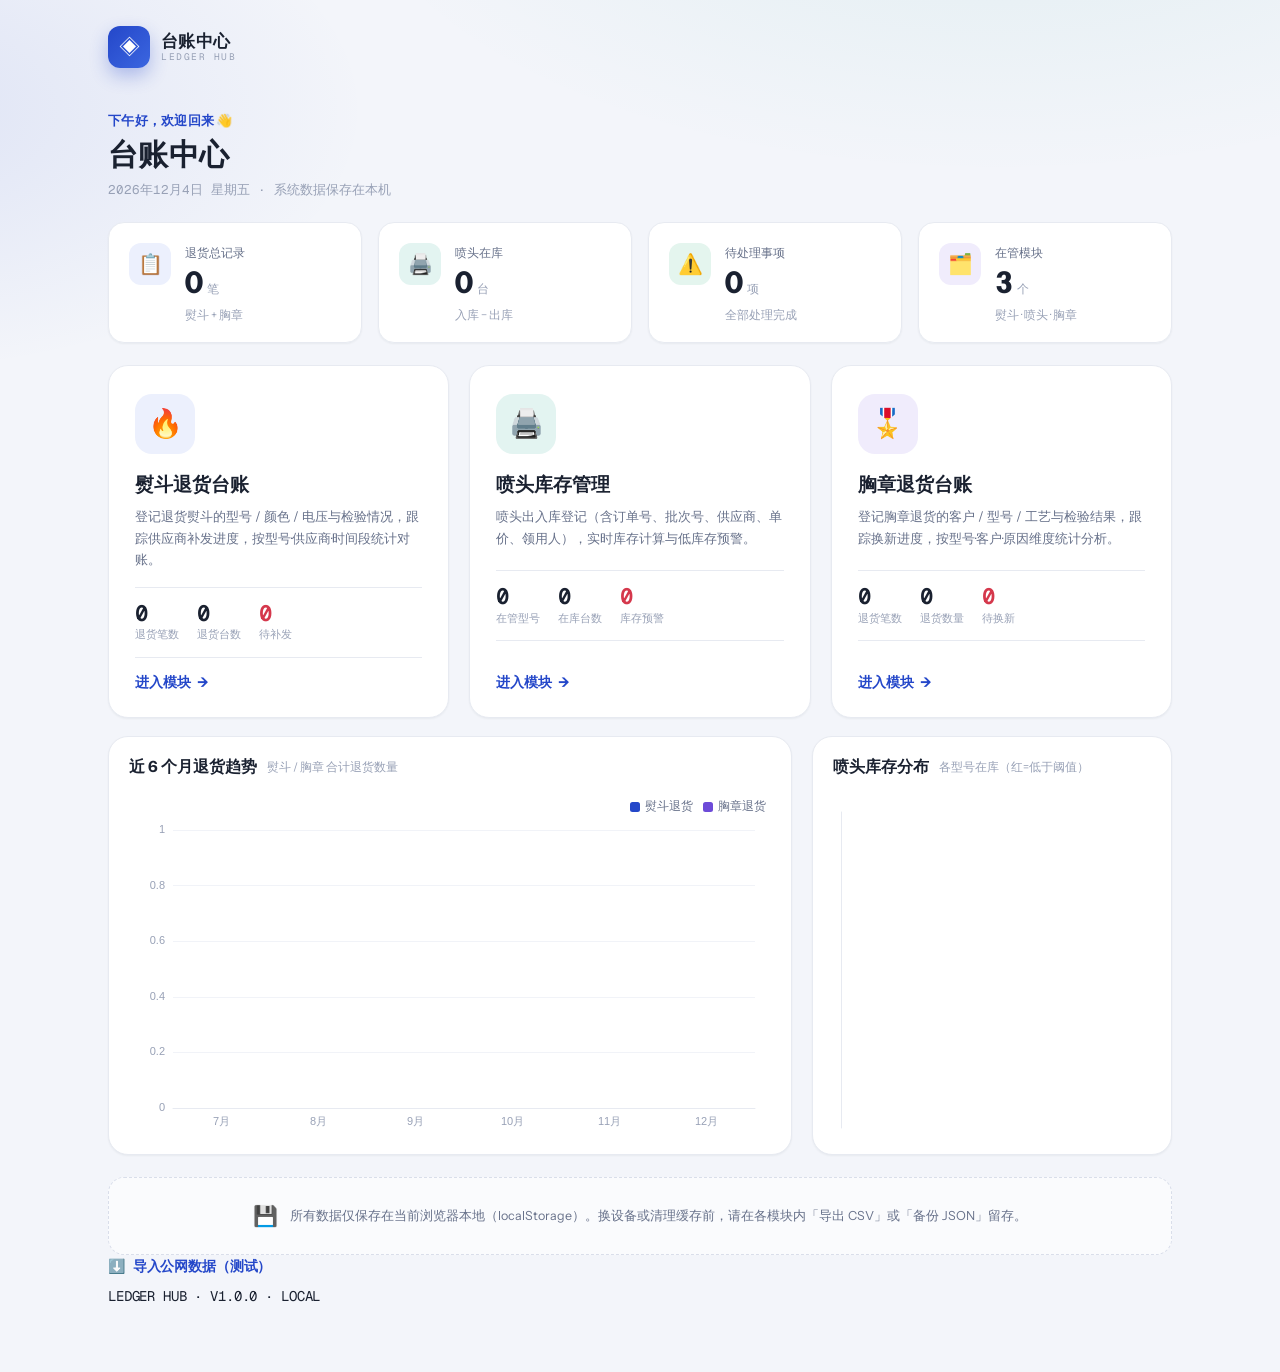
<file: hub/index.html>
<!DOCTYPE html>
<html lang="zh-CN">
<head>
<meta charset="UTF-8">
<meta name="viewport" content="width=device-width, initial-scale=1.0, viewport-fit=cover">
<meta name="color-scheme" content="light">
<title>台账中心 · Ledger Hub</title>
<link rel="stylesheet" href="shared/css/theme.css">
</head>
<body class="portal">

<!-- ============ 门户主页（无侧栏，纯落地页） ============ -->
<div class="portal-wrap">

  <!-- 顶部品牌行 -->
  <header class="portal-nav">
    <a class="pn-brand" href="index.html">
      <div class="pn-mark">◈</div>
      <div class="pn-text"><b>台账中心</b><span>LEDGER HUB</span></div>
    </a>
  </header>

  <!-- 仪表盘欢迎区：问候 + 日期 + 系统概览 -->
  <section class="dash-hero">
    <div class="dh-text">
      <div class="dh-greet" id="dashGreet">你好，欢迎回来</div>
      <div class="dh-title">台账中心</div>
      <div class="dh-date" id="dashDate"></div>
    </div>
  </section>

  <!-- 系统概览（配置驱动） -->
  <div class="dash-stats" id="dashStats"></div>

  <!-- 模块入口（由 shared/js/modules.js 的配置自动渲染，新增模块只需改配置） -->
  <div class="entry-grid" id="entryGrid"></div>

  <!-- 数据速览 -->
  <div class="portal-charts">
    <div class="card" style="margin-bottom:0">
      <div class="card-head">
        <h3>近 6 个月退货趋势</h3>
        <span class="ch-sub">熨斗 / 胸章 合计退货数量</span>
      </div>
      <div class="card-body"><div class="chart-box" id="chartTrend"></div></div>
    </div>
    <div class="card" style="margin-bottom:0">
      <div class="card-head"><h3>喷头库存分布</h3><span class="ch-sub">各型号在库（红=低于阈值）</span></div>
      <div class="card-body"><div class="chart-box" id="chartStock"></div></div>
    </div>
  </div>

  <!-- 数据说明 -->
  <div class="portal-info">
    <span style="font-size:20px">💾</span>
    <span style="font-size:12.5px;color:var(--muted)">所有数据仅保存在当前浏览器本地（localStorage）。换设备或清理缓存前，请在各模块内「导出 CSV」或「备份 JSON」留存。</span>
  </div>

  <footer class="portal-foot">
    <div class="mono" style="margin-bottom:8px">
      <a href="import.html" style="color:var(--primary);text-decoration:none;font-weight:600">⬇️ 导入公网数据（测试）</a>
    </div>
    <div class="mono">LEDGER HUB · V1.0.0 · LOCAL</div>
  </footer>
</div>

<div class="toast" id="toast"></div>

<script src="shared/js/core.js"></script>
<script src="shared/js/modules.js"></script>
<script src="shared/js/echarts.min.js"></script>
<script src="assets/home.js"></script>
</body>
</html>
</file>
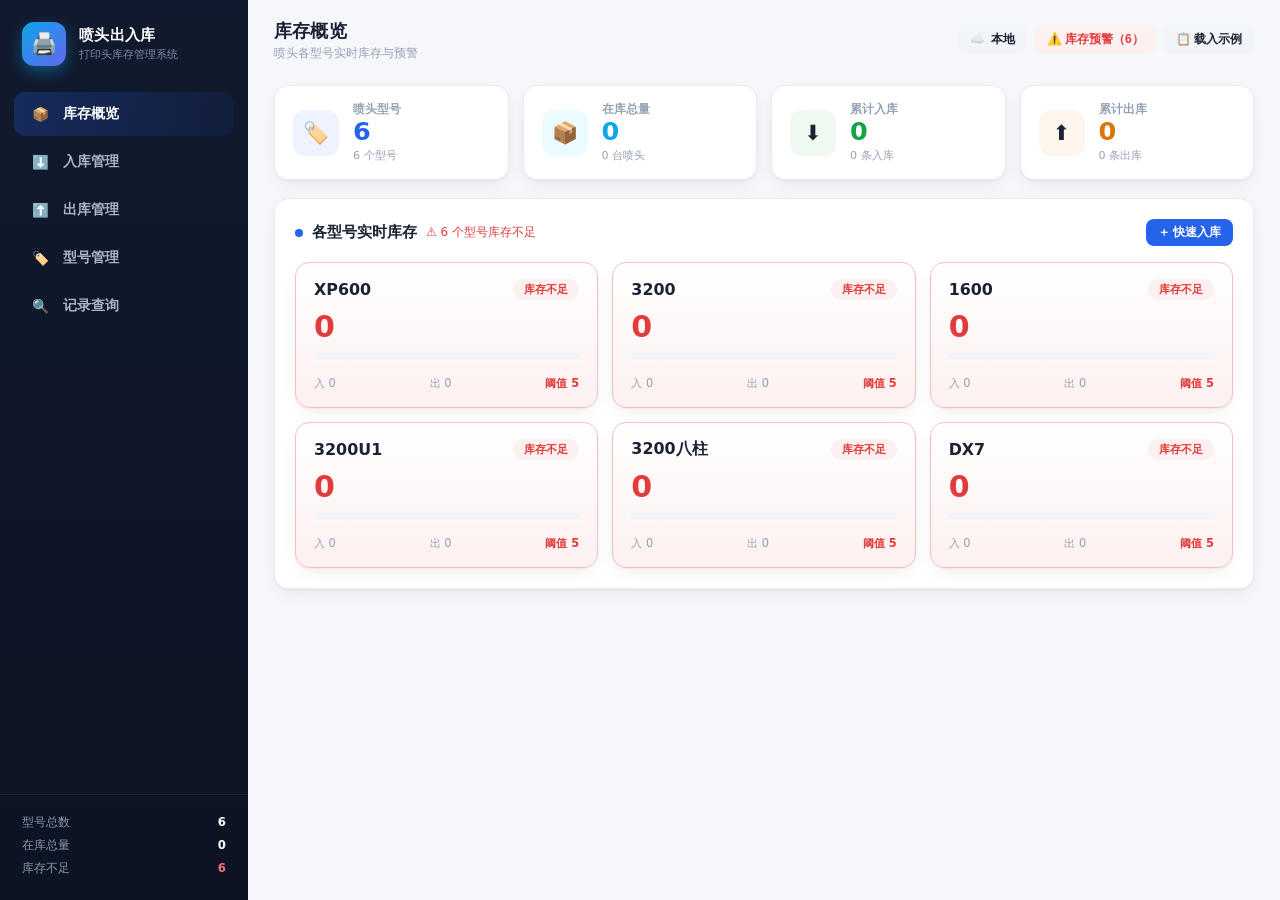
<file: 喷头出入库管理系统.html>
<!DOCTYPE html>
<html lang="zh-CN">
<head>
<meta charset="UTF-8">
<meta name="viewport" content="width=device-width, initial-scale=1.0, viewport-fit=cover">
<title>喷头出入库管理系统</title>
<style>
  :root{
    --bg:#f5f7fb; --card:#ffffff; --line:#e9ecf3; --line2:#f1f4f9;
    --ink:#1a2233; --ink2:#5a6478; --ink3:#95a0b4;
    --blue:#2563eb; --blue-d:#1d4ed8; --blue-bg:#eef3ff;
    --red:#e23b3b; --red-bg:#fdf0f0;
    --green:#15a34a; --green-bg:#eefaf1;
    --amber:#d97706; --amber-bg:#fdf6ec;
    --side-bg:#11192e; --side-bg2:#0c1322; --side-ink:#aab4c8; --side-on:#ffffff;
    --shadow:0 1px 2px rgba(16,24,40,.04),0 6px 20px -6px rgba(16,24,40,.10);
    --r:14px;
  }
  *{margin:0;padding:0;box-sizing:border-box}
  html{font-size:15px;scroll-behavior:smooth}
  body{font-family:"PingFang SC","Microsoft YaHei","Segoe UI",system-ui,sans-serif;background:var(--bg);color:var(--ink);-webkit-font-smoothing:antialiased;overflow-x:hidden}
  button,.btn,input,select,textarea{-webkit-tap-highlight-color:transparent;touch-action:manipulation}
  @media(prefers-reduced-motion:reduce){*{animation-duration:.001s!important;transition-duration:.001s!important}}

  /* ===== 布局 ===== */
  .app{display:flex;min-height:100vh}
  .side{width:248px;background:linear-gradient(180deg,var(--side-bg),var(--side-bg2));color:var(--side-ink);
    display:flex;flex-direction:column;position:sticky;top:0;height:100vh;flex-shrink:0}
  .brand{display:flex;align-items:center;gap:13px;padding:22px 22px 18px}
  .logo{width:44px;height:44px;border-radius:12px;background:linear-gradient(135deg,#0ea5e9,#6366f1);
    display:flex;align-items:center;justify-content:center;font-size:21px;box-shadow:0 6px 16px rgba(14,165,233,.4)}
  .brand h1{font-size:1.02rem;font-weight:700;color:#fff;letter-spacing:.3px;line-height:1.3}
  .brand p{font-size:.7rem;color:#7d8aa3;margin-top:3px}
  .side-nav{display:flex;flex-direction:column;gap:4px;padding:8px 14px}
  .side-nav button{display:flex;align-items:center;gap:13px;border:none;background:transparent;color:var(--side-ink);
    padding:13px 16px;border-radius:11px;font-size:.92rem;font-weight:600;cursor:pointer;text-align:left;transition:.15s}
  .side-nav button:hover{background:rgba(255,255,255,.06);color:#dbe3f1}
  .side-nav button.on{background:linear-gradient(90deg,rgba(37,99,235,.25),rgba(37,99,235,.08));color:#fff}
  .side-nav button .ic{width:20px;text-align:center}
  .side-mini{margin-top:auto;padding:16px 22px 20px;border-top:1px solid rgba(255,255,255,.07);font-size:.78rem}
  .side-mini .sm-row{display:flex;justify-content:space-between;padding:4px 0;color:#8b98b3}
  .side-mini .sm-row b{color:#fff;font-weight:700}

  .main{flex:1;min-width:0;display:flex;flex-direction:column}
  .topbar{display:flex;align-items:center;justify-content:space-between;gap:12px;flex-wrap:wrap;padding:18px 26px 6px}
  .topbar h2{font-size:1.22rem;font-weight:800;letter-spacing:.2px}
  .topbar .crumb{font-size:.78rem;color:var(--ink3);margin-top:3px}
  .tb-act{display:flex;gap:8px;flex-wrap:wrap;align-items:center}
  .content{flex:1;padding:18px 26px 40px}

  /* ===== 通用组件 ===== */
  .card{background:var(--card);border:1px solid var(--line);border-radius:var(--r);padding:20px;box-shadow:var(--shadow);margin-bottom:18px}
  .card-head{display:flex;align-items:center;justify-content:space-between;gap:10px;flex-wrap:wrap;margin-bottom:16px}
  .section{font-size:1rem;font-weight:800;display:flex;align-items:center;gap:9px}
  .dot{width:8px;height:8px;border-radius:50%;background:var(--blue);display:inline-block}
  .btn{display:inline-flex;align-items:center;gap:6px;border:none;border-radius:10px;padding:10px 18px;font-size:.88rem;font-weight:700;cursor:pointer;transition:.15s;line-height:1.2}
  .btn-pri{background:var(--blue);color:#fff}
  .btn-pri:hover{background:var(--blue-d)}
  .btn-ghost{background:#f1f4f9;color:var(--ink)}
  .btn-ghost:hover{background:#e6ebf3}
  .btn-green{background:var(--green);color:#fff}
  .btn-green:hover{background:#12843c}
  .btn-danger{background:var(--red);color:#fff}
  .btn-danger:hover{background:#c22e2e}
  .btn-danger-ghost{background:var(--red-bg);color:var(--red)}
  .btn-sm{padding:6px 12px;font-size:.8rem;border-radius:8px}
  .btn:active{transform:scale(.97)}
  .form-grid{display:grid;grid-template-columns:repeat(auto-fit,minmax(178px,1fr));gap:12px}
  .field{display:flex;flex-direction:column;gap:6px}
  .field label{font-size:.8rem;font-weight:700;color:var(--ink2)}
  .field label .req{color:var(--red)}
  .field input,.field select,.field textarea{border:1px solid var(--line);border-radius:10px;padding:10px 12px;font-size:.9rem;font-family:inherit;background:#fff;color:var(--ink);width:100%;min-height:42px;outline:none;transition:.15s}
  .field input:focus,.field select:focus,.field textarea:focus{border-color:var(--blue);box-shadow:0 0 0 3px rgba(37,99,235,.12)}
  .field textarea{min-height:70px;resize:vertical}
  .form-actions{display:flex;gap:10px;justify-content:flex-end;margin-top:16px;flex-wrap:wrap}
  .info-strip{background:var(--blue-bg);border:1px solid #d6e3ff;border-radius:11px;padding:13px 17px;font-size:.86rem;color:var(--ink2);line-height:1.7;margin-bottom:16px}

  .tbl-wrap{overflow-x:auto;width:100%}
  table{width:100%;border-collapse:collapse;font-size:.85rem;min-width:640px}
  thead th{background:#f8fafd;color:var(--ink2);font-weight:700;text-align:left;padding:11px 12px;border-bottom:2px solid var(--line);white-space:nowrap;position:sticky;top:0}
  tbody td{padding:10px 12px;border-bottom:1px solid var(--line2);white-space:nowrap}
  tbody tr:hover{background:#fafbfe}
  .badge{display:inline-flex;align-items:center;border-radius:999px;padding:3px 11px;font-size:.76rem;font-weight:700}
  .b-ok{background:var(--green-bg);color:var(--green)}
  .b-bad{background:var(--red-bg);color:var(--red)}
  .b-wait{background:var(--amber-bg);color:var(--amber)}
  .b-info{background:var(--blue-bg);color:var(--blue-d)}
  .empty{padding:34px 10px;text-align:center;color:var(--ink3);font-size:.88rem}
  .empty .ico{font-size:1.6rem;display:block;margin-bottom:8px}
  .toast{position:fixed;left:50%;bottom:86px;transform:translateX(-50%) translateY(20px);background:#1a2233;color:#fff;padding:12px 22px;border-radius:12px;font-size:.86rem;box-shadow:0 8px 30px rgba(0,0,0,.25);opacity:0;pointer-events:none;transition:.25s;z-index:999;max-width:90vw}
  .toast.on{opacity:1;transform:translateX(-50%) translateY(0)}

  /* ===== 弹窗 ===== */
  .mask{position:fixed;inset:0;background:rgba(15,23,42,.45);backdrop-filter:blur(2px);display:flex;align-items:center;justify-content:center;z-index:200;opacity:0;pointer-events:none;transition:.18s;padding:20px}
  .mask.on{opacity:1;pointer-events:auto}
  .modal{background:#fff;border-radius:16px;width:100%;max-width:min(640px,calc(100vw - 32px));max-height:90vh;overflow-y:auto;box-shadow:0 20px 60px rgba(0,0,0,.25);transform:translateY(8px);transition:.18s}
  .mask.on .modal{transform:none}
  .modal-h{display:flex;align-items:center;justify-content:space-between;padding:18px 20px;border-bottom:1px solid var(--line);position:sticky;top:0;background:#fff;z-index:2}
  .modal-h h3{font-size:1rem;font-weight:800}
  .modal-h .x{border:none;background:var(--line2);width:32px;height:32px;border-radius:9px;font-size:.9rem;cursor:pointer;color:var(--ink2)}
  .modal-b{padding:20px}
  .scan-tip{font-size:.82rem;color:var(--ink2);text-align:center;margin:14px 2px 4px;line-height:1.6}
  .scan-tip.err{color:var(--red)}

  /* 筛选条 */
  .filter-bar{display:flex;gap:12px;flex-wrap:wrap;align-items:flex-end;margin-bottom:16px}
  .filter-bar .field{flex:1 1 150px}
  .filter-bar .field.grow{flex:2 1 220px}

  /* 统计卡片 */
  .stat-grid{display:grid;grid-template-columns:repeat(auto-fit,minmax(210px,1fr));gap:14px;margin-bottom:18px}
  .stat{background:var(--card);border:1px solid var(--line);border-radius:var(--r);padding:16px 18px;display:flex;gap:14px;align-items:center;box-shadow:var(--shadow)}
  .stat .ic{width:46px;height:46px;border-radius:12px;background:var(--ci);display:flex;align-items:center;justify-content:center;font-size:21px;flex-shrink:0}
  .stat .meta{min-width:0}
  .stat .lbl{font-size:.78rem;color:var(--ink3);font-weight:600}
  .stat .num{font-size:1.7rem;font-weight:800;color:var(--c);line-height:1.15}
  .stat .sub{font-size:.74rem;color:var(--ink3);margin-top:2px}

  /* 库存卡片 */
  .stock-grid{display:grid;grid-template-columns:repeat(auto-fill,minmax(230px,1fr));gap:14px}
  .stock-card{background:var(--card);border:1px solid var(--line);border-radius:var(--r);padding:16px 18px;box-shadow:var(--shadow);position:relative;overflow:hidden}
  .stock-card.low{border-color:#f3c1c1;background:linear-gradient(180deg,#fff,var(--red-bg))}
  .stock-card .sc-h{display:flex;align-items:center;justify-content:space-between;gap:8px;margin-bottom:10px}
  .stock-card .sc-name{font-size:1.06rem;font-weight:800}
  .stock-card .sc-num{font-size:2rem;font-weight:800;color:var(--blue-d);line-height:1.1}
  .stock-card.low .sc-num{color:var(--red)}
  .stock-card .sc-meta{display:flex;justify-content:space-between;font-size:.76rem;color:var(--ink3);margin-top:8px;padding-top:8px;border-top:1px dashed var(--line2)}
  .stock-card .sc-bar{height:6px;border-radius:4px;background:var(--line2);margin-top:10px;overflow:hidden}
  .stock-card .sc-bar i{display:block;height:100%;border-radius:4px;background:var(--green);transition:width .3s}
  .stock-card.low .sc-bar i{background:var(--red)}

  /* 底部导航（移动端） */
  .bottom-nav{display:none;position:fixed;left:0;right:0;bottom:0;background:rgba(255,255,255,.96);backdrop-filter:blur(12px);
    border-top:1px solid var(--line);z-index:100;padding-bottom:env(safe-area-inset-bottom,0px)}
  .bottom-nav button{flex:1;border:none;background:transparent;padding:9px 2px 10px;display:flex;flex-direction:column;align-items:center;gap:3px;font-size:.68rem;color:var(--ink3);cursor:pointer;font-weight:600}
  .bottom-nav button .bi{font-size:1.3rem}
  .bottom-nav button.on{color:var(--blue)}

  .view{display:none}
  .view.on{display:block;animation:fade .18s ease}
  @keyframes fade{from{opacity:0;transform:translateY(6px)}to{opacity:1;transform:none}}

  /* 移动端卡片列表 */
  .m-list{display:none}
  @media(max-width:760px){
    .m-list{display:flex;flex-direction:column;gap:11px}
    .m-card{background:#fff;border:1px solid var(--line);border-radius:13px;padding:13px 14px;box-shadow:0 1px 3px rgba(16,24,40,.06)}
    .m-card-h{display:flex;align-items:flex-start;justify-content:space-between;gap:8px;margin-bottom:8px}
    .m-t{font-weight:700;font-size:.95rem;display:flex;align-items:center;gap:6px;flex-wrap:wrap;line-height:1.45;min-width:0}
    .m-t b{color:var(--blue);font-size:1.05rem}
    .m-t span{color:var(--ink2);font-weight:500}
    .m-grid{display:grid;grid-template-columns:1fr 1fr;gap:0 14px}
    .m-grid>div{display:flex;justify-content:space-between;align-items:center;gap:10px;padding:6px 0;border-bottom:1px dashed var(--line2);font-size:.84rem;min-width:0}
    .m-grid>div span{color:var(--ink3);flex-shrink:0}
    .m-grid>div i{font-style:normal;text-align:right;overflow:hidden;text-overflow:ellipsis;white-space:nowrap}
    .m-grid>div.full{grid-column:1/-1}
    .m-grid>div.full i{white-space:normal;text-align:left;word-break:break-all}
    .m-actions{display:flex;gap:9px;margin-top:12px}
    .m-actions .btn{flex:1;justify-content:center;min-height:42px}
  }
  @media(max-width:760px){
    .side{display:none}
    .bottom-nav{display:flex}
    .topbar{padding:16px 16px 4px}
    .content{padding:14px 14px 90px}
    .card{padding:16px}
    .stat-grid{grid-template-columns:1fr 1fr}
    .stat{padding:13px 14px}
    .stat .num{font-size:1.35rem}
    .stock-grid{grid-template-columns:1fr}
    .filter-bar .field{flex:1 1 45%}
  }
  @media(max-width:380px){
    .stat-grid{grid-template-columns:1fr}
    .filter-bar .field{flex:1 1 100%}
    .form-grid{grid-template-columns:1fr}
  }
</style>
</head>
<body>
<div class="app">
  <!-- 侧边栏 -->
  <aside class="side">
    <div class="brand">
      <div class="logo">🖨️</div>
      <div><h1>喷头出入库</h1><p>打印头库存管理系统</p></div>
    </div>
    <nav class="side-nav">
      <button class="nav-tab on" data-v="v1"><span class="ic">📦</span>库存概览</button>
      <button class="nav-tab" data-v="v2"><span class="ic">⬇️</span>入库管理</button>
      <button class="nav-tab" data-v="v3"><span class="ic">⬆️</span>出库管理</button>
      <button class="nav-tab" data-v="v4"><span class="ic">🏷️</span>型号管理</button>
      <button class="nav-tab" data-v="v5"><span class="ic">🔍</span>记录查询</button>
    </nav>
    <div class="side-mini">
      <div class="sm-row"><span>型号总数</span><b id="sm_models">0</b></div>
      <div class="sm-row"><span>在库总量</span><b id="sm_total">0</b></div>
      <div class="sm-row"><span>库存不足</span><b id="sm_low" style="color:#f87171">0</b></div>
    </div>
  </aside>

  <!-- 主区域 -->
  <div class="main">
    <header class="topbar">
      <div>
        <h2 id="pageTitle">库存概览</h2>
        <div class="crumb" id="pageCrumb">喷头各型号实时库存与预警</div>
      </div>
      <div class="tb-act">
        <button class="btn btn-ghost btn-sm" onclick="openCloud()">☁️ <span id="cloudState">本地</span></button>
        <button class="btn btn-ghost btn-sm" id="lowState" onclick="switchTab('v1')">⚠️ 库存预警</button>
        <button class="btn btn-ghost btn-sm" onclick="seedDemo()">📋 载入示例</button>
      </div>
    </header>

    <div class="content">

      <!-- ===== 视图1：库存概览 ===== -->
      <section id="v1" class="view on">
        <div class="stat-grid">
          <div class="stat" style="--c:#2563eb;--ci:#eef3ff"><div class="ic">🏷️</div><div class="meta"><div class="lbl">喷头型号</div><div class="num" id="st_models">0</div><div class="sub" id="st_models_n">个在管型号</div></div></div>
          <div class="stat" style="--c:#0ea5e9;--ci:#ecfbff"><div class="ic">📦</div><div class="meta"><div class="lbl">在库总量</div><div class="num" id="st_total">0</div><div class="sub" id="st_total_n">台喷头</div></div></div>
          <div class="stat" style="--c:#15a34a;--ci:#eefaf1"><div class="ic">⬇️</div><div class="meta"><div class="lbl">累计入库</div><div class="num" id="st_in">0</div><div class="sub" id="st_in_n">台</div></div></div>
          <div class="stat" style="--c:#d97706;--ci:#fdf6ec"><div class="ic">⬆️</div><div class="meta"><div class="lbl">累计出库</div><div class="num" id="st_out">0</div><div class="sub" id="st_out_n">台</div></div></div>
        </div>

        <div class="card">
          <div class="card-head">
            <h2 class="section" style="margin-bottom:0"><span class="dot"></span>各型号实时库存 <span style="color:var(--ink3);font-weight:400;font-size:.8rem" id="stockTip"></span></h2>
            <button class="btn btn-pri btn-sm" onclick="switchTab('v2')">＋ 快速入库</button>
          </div>
          <div class="stock-grid" id="stockGrid"></div>
        </div>
      </section>

      <!-- ===== 视图2：入库管理 ===== -->
      <section id="v2" class="view">
        <div class="card">
          <h2 class="section" style="margin-bottom:16px"><span class="dot"></span><span id="inFormTitle">喷头入库登记</span></h2>
          <form id="inForm" onsubmit="return false">
            <div class="form-grid">
              <div class="field"><label>入库日期 <span class="req">*</span></label><input type="date" id="in_date" required></div>
              <div class="field"><label>订单号 <span class="req">*</span></label><input type="text" id="in_order" placeholder="如 CK20260826001" required></div>
              <div class="field"><label>型号 <span class="req">*</span></label><select id="in_model"></select></div>
              <div class="field"><label>数量 <span class="req">*</span></label><input type="number" id="in_qty" min="1" step="1" value="1" required></div>
              <div class="field"><label>批次号</label><input type="text" id="in_batch" placeholder="如 B20260826-01"></div>
              <div class="field"><label>供应商</label><input type="text" id="in_supplier" placeholder="如 东莞"></div>
              <div class="field"><label>单价（¥）</label><input type="number" id="in_price" min="0" step="0.01" placeholder="0.00"></div>
              <div class="field full"><label>备注</label><input type="text" id="in_note" placeholder="选填"></div>
            </div>
            <div class="form-actions">
              <button type="button" class="btn btn-ghost" id="inReset" onclick="resetInForm()">清空</button>
              <button type="submit" class="btn btn-pri" id="inSave">确认入库</button>
            </div>
          </form>
        </div>
        <div class="card">
          <div class="card-head">
            <h2 class="section" style="margin-bottom:0"><span class="dot"></span>入库记录 <span style="color:var(--ink3);font-weight:400;font-size:.8rem" id="inCount"></span></h2>
          </div>
          <div class="tbl-wrap" id="inWrap">
            <table>
              <thead><tr><th>入库日期</th><th>订单号</th><th>型号</th><th>数量</th><th>批次号</th><th>供应商</th><th>单价</th><th>备注</th><th>操作</th></tr></thead>
              <tbody id="inTbody"></tbody>
            </table>
            <div class="empty" id="inEmpty" style="display:none"><span class="ico">📥</span>暂无入库记录</div>
          </div>
          <div class="m-list" id="inCards" style="display:none"></div>
        </div>
      </section>

      <!-- ===== 视图3：出库管理 ===== -->
      <section id="v3" class="view">
        <div class="card">
          <h2 class="section" style="margin-bottom:16px"><span class="dot"></span><span id="outFormTitle">喷头出库登记</span></h2>
          <form id="outForm" onsubmit="return false">
            <div class="form-grid">
              <div class="field"><label>出库日期 <span class="req">*</span></label><input type="date" id="out_date" required></div>
              <div class="field"><label>订单号 <span class="req">*</span></label><input type="text" id="out_order" placeholder="如 CK20260826001" required></div>
              <div class="field"><label>型号 <span class="req">*</span></label><select id="out_model"></select></div>
              <div class="field"><label>数量 <span class="req">*</span></label><input type="number" id="out_qty" min="1" step="1" value="1" required></div>
              <div class="field"><label>领用人 / 部门</label><input type="text" id="out_user" placeholder="如 张三 / 生产部"></div>
              <div class="field"><label>用途</label><input type="text" id="out_purpose" placeholder="如 更换维修"></div>
              <div class="field full"><label>备注</label><input type="text" id="out_note" placeholder="选填"></div>
            </div>
            <div class="form-actions">
              <button type="button" class="btn btn-ghost" onclick="resetOutForm()">清空</button>
              <button type="submit" class="btn btn-pri" id="outSave">确认出库</button>
            </div>
          </form>
        </div>
        <div class="card">
          <div class="card-head">
            <h2 class="section" style="margin-bottom:0"><span class="dot"></span>出库记录 <span style="color:var(--ink3);font-weight:400;font-size:.8rem" id="outCount"></span></h2>
          </div>
          <div class="tbl-wrap" id="outWrap">
            <table>
              <thead><tr><th>出库日期</th><th>订单号</th><th>型号</th><th>数量</th><th>领用人/部门</th><th>用途</th><th>备注</th><th>操作</th></tr></thead>
              <tbody id="outTbody"></tbody>
            </table>
            <div class="empty" id="outEmpty" style="display:none"><span class="ico">📤</span>暂无出库记录</div>
          </div>
          <div class="m-list" id="outCards" style="display:none"></div>
        </div>
      </section>

      <!-- ===== 视图4：型号管理 ===== -->
      <section id="v4" class="view">
        <div class="card">
          <h2 class="section" style="margin-bottom:16px"><span class="dot"></span><span id="modelFormTitle">新增喷头型号</span></h2>
          <form id="modelForm" onsubmit="return false">
            <div class="form-grid">
              <div class="field"><label>型号名称 <span class="req">*</span></label><input type="text" id="m_name" placeholder="如 XP600" required></div>
              <div class="field"><label>库存预警阈值（台）</label><input type="number" id="m_threshold" min="0" step="1" value="5"></div>
              <div class="field full"><label>说明</label><input type="text" id="m_note" placeholder="选填"></div>
            </div>
            <div class="form-actions">
              <button type="button" class="btn btn-ghost" onclick="resetModelForm()">清空</button>
              <button type="submit" class="btn btn-pri" id="modelSave">新增型号</button>
            </div>
          </form>
        </div>
        <div class="card">
          <div class="card-head">
            <h2 class="section" style="margin-bottom:0"><span class="dot"></span>在管型号 <span style="color:var(--ink3);font-weight:400;font-size:.8rem" id="modelCount"></span></h2>
          </div>
          <div class="tbl-wrap" id="modelWrap">
            <table>
              <thead><tr><th>型号</th><th>预警阈值</th><th>当前库存</th><th>说明</th><th>操作</th></tr></thead>
              <tbody id="modelTbody"></tbody>
            </table>
            <div class="empty" id="modelEmpty" style="display:none"><span class="ico">🏷️</span>暂无型号</div>
          </div>
          <div class="m-list" id="modelCards" style="display:none"></div>
        </div>
      </section>

      <!-- ===== 视图5：记录查询 ===== -->
      <section id="v5" class="view">
        <div class="card" style="padding-bottom:16px">
          <h2 class="section" style="margin-bottom:16px"><span class="dot"></span>出入库记录查询</h2>
          <div class="filter-bar" style="margin-bottom:0">
            <div class="field"><label>操作类型</label>
              <select id="q_type" onchange="renderQuery()"><option value="">全部</option><option>入库</option><option>出库</option></select>
            </div>
            <div class="field"><label>型号</label><select id="q_model" onchange="renderQuery()"><option value="">全部</option></select></div>
            <div class="field"><label>开始日期</label><input type="date" id="q_from" onchange="renderQuery()"></div>
            <div class="field"><label>结束日期</label><input type="date" id="q_to" onchange="renderQuery()"></div>
            <button class="btn btn-ghost" onclick="resetQuery()">重置</button>
          </div>
        </div>
        <div class="card">
          <div class="card-head">
            <h2 class="section" style="margin-bottom:0"><span class="dot"></span>查询结果 <span style="color:var(--ink3);font-weight:400;font-size:.8rem" id="qCount"></span></h2>
          </div>
          <div class="tbl-wrap" id="qWrap">
            <table>
              <thead><tr><th>操作类型</th><th>日期</th><th>订单号</th><th>型号</th><th>数量</th><th>明细</th><th>备注</th></tr></thead>
              <tbody id="qTbody"></tbody>
            </table>
            <div class="empty" id="qEmpty" style="display:none"><span class="ico">🔍</span>无符合条件的记录</div>
          </div>
          <div class="m-list" id="qCards" style="display:none"></div>
        </div>
      </section>

    </div>
  </div>
</div>

<!-- 移动端底部导航 -->
<nav class="bottom-nav">
  <button class="nav-tab on" data-v="v1"><span class="bi">📦</span><span>库存</span></button>
  <button class="nav-tab" data-v="v2"><span class="bi">⬇️</span><span>入库</span></button>
  <button class="nav-tab" data-v="v3"><span class="bi">⬆️</span><span>出库</span></button>
  <button class="nav-tab" data-v="v4"><span class="bi">🏷️</span><span>型号</span></button>
  <button class="nav-tab" data-v="v5"><span class="bi">🔍</span><span>查询</span></button>
</nav>

<!-- 云端同步设置 -->
<div class="mask" id="cloudMask">
  <div class="modal">
    <div class="modal-h"><h3>云端同步设置</h3><button class="x" onclick="closeCloud()">✕</button></div>
    <div class="modal-b">
      <div class="info-strip">启用后喷头数据保存在你的 GitHub 仓库（跨设备同步，与熨斗台账数据隔离）。Token 需有 repo 权限且仓库须已存在；Token 仅存于本机浏览器。</div>
      <div class="field" style="margin-bottom:12px">
        <label style="display:flex;align-items:center;gap:8px;cursor:pointer">
          <input type="checkbox" id="c_enabled" style="width:18px;height:18px"> 启用云端同步（跨设备）
        </label>
      </div>
      <div class="form-grid">
        <div class="field full"><label>GitHub Token（需 repo 权限）</label><input type="password" id="c_token" placeholder="ghp_xxx 或个人访问令牌" autocomplete="off"></div>
        <div class="field full"><label>仓库（owner/repo）</label><input type="text" id="c_repo" placeholder="1625804272/iron-returns"></div>
        <div class="field full"><label>数据文件路径</label><input type="text" id="c_path" placeholder="data/printhead.json"></div>
      </div>
      <p class="scan-tip" id="cloudMsg" style="margin-top:12px"></p>
      <div class="form-actions">
        <button class="btn btn-ghost" onclick="clearCloudCfg()">清除配置</button>
        <button class="btn btn-ghost" onclick="closeCloud()">关闭</button>
        <button class="btn btn-green" onclick="cloudSyncNow()">立即同步</button>
        <button class="btn btn-pri" onclick="saveCloudSettingsUI()">保存并连接</button>
      </div>
    </div>
  </div>
</div>

<div class="toast" id="toast"></div>

<script>
/* ================= 数据层（独立 localStorage，与熨斗台账完全隔离） ================= */
const LS_MODELS = "ph_models_v1", LS_IN = "ph_in_v1", LS_OUT = "ph_out_v1";
const DEFAULT_MODELS = ["XP600","3200","1600","3200U1","3200八柱","DX7"];
const DEFAULT_THRESHOLD = 5;
/* 云端同步配置（声明提前：saveModels 等顶层调用 schedulePush 时需要） */
let cloudCfg = { enabled:false, token:"", owner:"1625804272", repo:"iron-returns", path:"data/printhead.json", sha:null };
let pushTimer = null, pushRetry = 0;

let models = load(LS_MODELS, null);
if (!models){
  models = DEFAULT_MODELS.map((n, i) => ({ id: "m" + i, name: n, threshold: DEFAULT_THRESHOLD, note: "" }));
  saveModels();
}
let inRecs = load(LS_IN, []);
let outRecs = load(LS_OUT, []);

function load(key, fallback){ try { const v = JSON.parse(localStorage.getItem(key)); return v == null ? fallback : v; } catch(e){ return fallback; } }
function saveModels(){ localStorage.setItem(LS_MODELS, JSON.stringify(models)); schedulePush(); }
function saveIn(){ localStorage.setItem(LS_IN, JSON.stringify(inRecs)); schedulePush(); }
function saveOut(){ localStorage.setItem(LS_OUT, JSON.stringify(outRecs)); schedulePush(); }

const $ = id => document.getElementById(id);
const isMobile = () => window.matchMedia("(max-width:760px)").matches;
const uid = () => Date.now().toString(36) + Math.random().toString(36).slice(2,7);
const today = () => new Date().toISOString().slice(0,10);
const esc = s => String(s ?? "").replace(/[&<>"']/g, c => ({"&":"&amp;","<":"&lt;",">":"&gt;",'"':"&quot;","'":"&#39;"}[c]));
const num = v => { const n = parseInt(v); return isNaN(n) ? 0 : n; };
const sum = (arr, fn) => arr.reduce((a, r) => a + fn(r), 0);

/* ================= 库存计算 ================= */
const modelName = id => { const m = models.find(x => x.id === id); return m ? m.name : id; };
const modelThreshold = name => { const m = models.find(x => x.name === name); return m ? (+m.threshold || DEFAULT_THRESHOLD) : DEFAULT_THRESHOLD; };
const allModelNames = () => [...new Set([...models.map(m => m.name), ...inRecs.map(r => r.model), ...outRecs.map(r => r.model)])];
function stockOf(name){ return sum(inRecs.filter(r => r.model === name), r => +r.qty) - sum(outRecs.filter(r => r.model === name), r => +r.qty); }

/* ================= 标签页 ================= */
const PAGE_META = {
  v1:{t:"库存概览", c:"喷头各型号实时库存与预警"},
  v2:{t:"入库管理", c:"登记喷头入库，记录批次/供应商/单价"},
  v3:{t:"出库管理", c:"登记喷头出库，记录领用人与用途"},
  v4:{t:"型号管理", c:"维护喷头型号与库存预警阈值"},
  v5:{t:"记录查询", c:"按型号/时间/类型筛选出入库明细"}
};
document.querySelectorAll(".nav-tab").forEach(b => b.onclick = () => switchTab(b.dataset.v));
function switchTab(v){
  document.querySelectorAll(".nav-tab").forEach(x => x.classList.toggle("on", x.dataset.v === v));
  document.querySelectorAll(".view").forEach(x => x.classList.toggle("on", x.id === v));
  const m = PAGE_META[v];
  $("pageTitle").textContent = m.t; $("pageCrumb").textContent = m.c;
  if (v === "v1") renderStock();
  else if (v === "v2") renderIn();
  else if (v === "v3") renderOut();
  else if (v === "v4") renderModelMgr();
  else if (v === "v5") renderQuery();
  updateSideMini();
  window.scrollTo({ top: 0, behavior: "smooth" });
}

/* ================= 渲染：库存概览 ================= */
function renderStock(){
  const names = allModelNames();
  const total = sum(names, stockOf);
  $("st_models").textContent = names.length;
  $("st_models_n").textContent = `${names.length} 个型号`;
  $("st_total").textContent = total;
  $("st_total_n").textContent = `${total} 台喷头`;
  $("st_in").textContent = sum(inRecs, r => +r.qty);
  $("st_in_n").textContent = `${inRecs.length} 条入库`;
  $("st_out").textContent = sum(outRecs, r => +r.qty);
  $("st_out_n").textContent = `${outRecs.length} 条出库`;

  const lowNames = names.filter(n => stockOf(n) < modelThreshold(n));
  const tip = lowNames.length ? `<span style="color:var(--red)">⚠️ ${lowNames.length} 个型号库存不足</span>` : "";
  $("stockTip").innerHTML = tip || "正常";
  $("lowState").innerHTML = lowNames.length ? `⚠️ 库存预警（${lowNames.length}）` : "✅ 库存正常";
  $("lowState").className = lowNames.length ? "btn btn-danger-ghost btn-sm" : "btn btn-ghost btn-sm";

  $("stockGrid").innerHTML = names.length ? names.map(n => {
    const st = stockOf(n), thr = modelThreshold(n), low = st < thr;
    const maxHist = Math.max(sum(inRecs.filter(r=>r.model===n), r=>+r.qty), 1);
    const pct = Math.max(0, Math.min(100, Math.round(st / maxHist * 100)));
    return `<div class="stock-card${low ? " low" : ""}">
      <div class="sc-h">
        <div class="sc-name">${esc(n)}</div>
        ${low ? '<span class="badge b-bad">库存不足</span>' : '<span class="badge b-ok">正常</span>'}
      </div>
      <div class="sc-num">${st}</div>
      <div class="sc-bar"><i style="width:${pct}%"></i></div>
      <div class="sc-meta">
        <span>入 ${sum(inRecs.filter(r=>r.model===n), r=>+r.qty)}</span>
        <span>出 ${sum(outRecs.filter(r=>r.model===n), r=>+r.qty)}</span>
        <span style="${low ? "color:var(--red);font-weight:700" : ""}">阈值 ${thr}</span>
      </div>
    </div>`;
  }).join("") : '<div class="empty" style="grid-column:1/-1"><span class="ico">🏷️</span>暂无型号，请到「型号管理」添加</div>';
  updateSideMini();
}

/* ================= 下拉选项 ================= */
function fillModelSelects(){
  const opts = models.map(m => `<option value="${esc(m.id)}">${esc(m.name)}</option>`).join("");
  $("in_model").innerHTML = opts;
  $("out_model").innerHTML = opts;
  $("q_model").innerHTML = '<option value="">全部</option>' + allModelNames().map(n => `<option>${esc(n)}</option>`).join("");
}

/* ================= 入库管理 ================= */
let inEditId = null;
$("inForm").onsubmit = () => {
  const rec = {
    id: inEditId || uid(),
    date: $("in_date").value,
    orderNo: $("in_order").value.trim(),
    model: modelName($("in_model").value),
    qty: num($("in_qty").value),
    batch: $("in_batch").value.trim(),
    supplier: $("in_supplier").value.trim(),
    price: parseFloat($("in_price").value) || 0,
    note: $("in_note").value.trim()
  };
  if (!rec.date) return toast("请选择入库日期");
  if (!rec.orderNo) return toast("请填写订单号");
  if (!rec.model) return toast("请选择型号");
  if (rec.qty < 1) return toast("入库数量必须 ≥ 1");
  if (inEditId){
    const i = inRecs.findIndex(r => r.id === inEditId);
    inRecs[i] = rec; toast("入库记录已更新");
  } else {
    inRecs.unshift(rec); toast("入库登记成功");
  }
  saveIn(); resetInForm(); renderIn(); renderStock();
};
function resetInForm(){
  inEditId = null;
  $("inFormTitle").textContent = "喷头入库登记";
  $("inSave").textContent = "确认入库";
  $("inForm").reset();
  $("in_date").value = today(); $("in_qty").value = 1;
  if (models.length) $("in_model").value = models[0].id;
}
function editIn(id){
  const r = inRecs.find(x => x.id === id); if (!r) return;
  inEditId = id;
  $("inFormTitle").textContent = "编辑入库记录";
  $("inSave").textContent = "保存修改";
  $("in_date").value = r.date;
  $("in_order").value = r.orderNo || "";
  const m = models.find(x => x.name === r.model);
  $("in_model").value = m ? m.id : ($("in_model").options[0] && $("in_model").options[0].value);
  $("in_qty").value = r.qty; $("in_batch").value = r.batch || ""; $("in_supplier").value = r.supplier || "";
  $("in_price").value = r.price || ""; $("in_note").value = r.note || "";
  switchTab("v2");
  window.scrollTo({ top: 0, behavior: "smooth" });
}
function delIn(id){
  if (!confirm("确定删除这条入库记录？库存将相应减少。")) return;
  inRecs = inRecs.filter(r => r.id !== id);
  saveIn(); renderIn(); renderStock(); toast("入库记录已删除");
}
function renderIn(){
  $("inCount").textContent = `（共 ${inRecs.length} 条 / ${sum(inRecs, r => +r.qty)} 台）`;
  const wrap = $("inWrap"), cards = $("inCards"), empty = $("inEmpty");
  if (isMobile()){
    wrap.style.display = "none"; cards.style.display = "flex";
    cards.innerHTML = inRecs.length ? inRecs.map(r => `<div class="m-card">
      <div class="m-card-h">
        <div class="m-t"><b>${esc(r.model)}</b><span>${esc(r.date)}</span></div>
        <span class="badge b-info">＋${r.qty} 台</span>
      </div>
      <div class="m-grid">
        <div><span>订单号</span><i>${esc(r.orderNo) || "—"}</i></div>
        <div><span>批次号</span><i>${esc(r.batch) || "—"}</i></div>
        <div><span>供应商</span><i>${esc(r.supplier) || "—"}</i></div>
        <div><span>单价</span><i>¥${(+r.price || 0).toFixed(2)}</i></div>
        <div><span>数量</span><i><b>${r.qty}</b> 台</i></div>
        <div><span>入库日期</span><i>${esc(r.date)}</i></div>
        ${r.note ? `<div class="full"><span>备注</span><i>${esc(r.note)}</i></div>` : ""}
      </div>
      <div class="m-actions">
        <button class="btn btn-ghost" onclick="editIn('${r.id}')">✏️ 编辑</button>
        <button class="btn btn-danger-ghost" onclick="delIn('${r.id}')">🗑 删除</button>
      </div>
    </div>`).join("") : "";
  } else {
    wrap.style.display = ""; cards.style.display = "none";
    empty.style.display = inRecs.length ? "none" : "";
    $("inTbody").innerHTML = inRecs.map(r => `<tr>
      <td>${esc(r.date)}</td><td>${esc(r.orderNo) || "—"}</td><td><b>${esc(r.model)}</b></td><td style="color:var(--blue-d);font-weight:700">＋${r.qty}</td>
      <td>${esc(r.batch) || "—"}</td><td>${esc(r.supplier) || "—"}</td><td>¥${(+r.price || 0).toFixed(2)}</td>
      <td style="max-width:160px;overflow:hidden;text-overflow:ellipsis" title="${esc(r.note)}">${esc(r.note) || "—"}</td>
      <td>
        <button class="btn btn-ghost btn-sm" onclick="editIn('${r.id}')">编辑</button>
        <button class="btn btn-danger-ghost btn-sm" onclick="delIn('${r.id}')">删除</button>
      </td></tr>`).join("");
  }
}

/* ================= 出库管理 ================= */
let outEditId = null;
$("outForm").onsubmit = () => {
  const rec = {
    id: outEditId || uid(),
    date: $("out_date").value,
    orderNo: $("out_order").value.trim(),
    model: modelName($("out_model").value),
    qty: num($("out_qty").value),
    user: $("out_user").value.trim(),
    purpose: $("out_purpose").value.trim(),
    note: $("out_note").value.trim()
  };
  if (!rec.date) return toast("请选择出库日期");
  if (!rec.orderNo) return toast("请填写订单号");
  if (!rec.model) return toast("请选择型号");
  if (rec.qty < 1) return toast("出库数量必须 ≥ 1");
  const cur = stockOf(rec.model);
  if (rec.qty > cur && !confirm(`该型号当前库存 ${cur} 台，本次出库 ${rec.qty} 台将超出库存，确定继续？`)) return;
  if (outEditId){
    const i = outRecs.findIndex(r => r.id === outEditId);
    outRecs[i] = rec; toast("出库记录已更新");
  } else {
    outRecs.unshift(rec); toast("出库登记成功");
  }
  saveOut(); resetOutForm(); renderOut(); renderStock();
};
function resetOutForm(){
  outEditId = null;
  $("outFormTitle").textContent = "喷头出库登记";
  $("outSave").textContent = "确认出库";
  $("outForm").reset();
  $("out_date").value = today(); $("out_qty").value = 1;
  if (models.length) $("out_model").value = models[0].id;
}
function editOut(id){
  const r = outRecs.find(x => x.id === id); if (!r) return;
  outEditId = id;
  $("outFormTitle").textContent = "编辑出库记录";
  $("outSave").textContent = "保存修改";
  $("out_date").value = r.date;
  $("out_order").value = r.orderNo || "";
  const m = models.find(x => x.name === r.model);
  $("out_model").value = m ? m.id : ($("out_model").options[0] && $("out_model").options[0].value);
  $("out_qty").value = r.qty; $("out_user").value = r.user || ""; $("out_purpose").value = r.purpose || ""; $("out_note").value = r.note || "";
  switchTab("v3");
  window.scrollTo({ top: 0, behavior: "smooth" });
}
function delOut(id){
  if (!confirm("确定删除这条出库记录？库存将相应增加。")) return;
  outRecs = outRecs.filter(r => r.id !== id);
  saveOut(); renderOut(); renderStock(); toast("出库记录已删除");
}
function renderOut(){
  $("outCount").textContent = `（共 ${outRecs.length} 条 / ${sum(outRecs, r => +r.qty)} 台）`;
  const wrap = $("outWrap"), cards = $("outCards"), empty = $("outEmpty");
  if (isMobile()){
    wrap.style.display = "none"; cards.style.display = "flex";
    cards.innerHTML = outRecs.length ? outRecs.map(r => `<div class="m-card">
      <div class="m-card-h">
        <div class="m-t"><b>${esc(r.model)}</b><span>${esc(r.date)}</span></div>
        <span class="badge b-wait">－${r.qty} 台</span>
      </div>
      <div class="m-grid">
        <div><span>订单号</span><i>${esc(r.orderNo) || "—"}</i></div>
        <div><span>领用人/部门</span><i>${esc(r.user) || "—"}</i></div>
        <div><span>数量</span><i><b>${r.qty}</b> 台</i></div>
        <div><span>出库日期</span><i>${esc(r.date)}</i></div>
        <div><span>用途</span><i>${esc(r.purpose) || "—"}</i></div>
        ${r.note ? `<div class="full"><span>备注</span><i>${esc(r.note)}</i></div>` : ""}
      </div>
      <div class="m-actions">
        <button class="btn btn-ghost" onclick="editOut('${r.id}')">✏️ 编辑</button>
        <button class="btn btn-danger-ghost" onclick="delOut('${r.id}')">🗑 删除</button>
      </div>
    </div>`).join("") : "";
  } else {
    wrap.style.display = ""; cards.style.display = "none";
    empty.style.display = outRecs.length ? "none" : "";
    $("outTbody").innerHTML = outRecs.map(r => `<tr>
      <td>${esc(r.date)}</td><td>${esc(r.orderNo) || "—"}</td><td><b>${esc(r.model)}</b></td><td style="color:var(--amber);font-weight:700">－${r.qty}</td>
      <td>${esc(r.user) || "—"}</td><td>${esc(r.purpose) || "—"}</td>
      <td style="max-width:160px;overflow:hidden;text-overflow:ellipsis" title="${esc(r.note)}">${esc(r.note) || "—"}</td>
      <td>
        <button class="btn btn-ghost btn-sm" onclick="editOut('${r.id}')">编辑</button>
        <button class="btn btn-danger-ghost btn-sm" onclick="delOut('${r.id}')">删除</button>
      </td></tr>`).join("");
  }
}

/* ================= 型号管理 ================= */
let modelEditId = null;
$("modelForm").onsubmit = () => {
  const name = $("m_name").value.trim();
  const threshold = num($("m_threshold").value);
  if (!name) return toast("请填写型号名称");
  if (threshold < 0) return toast("阈值不能为负数");
  if (modelEditId){
    const i = models.findIndex(x => x.id === modelEditId);
    models[i] = { id: modelEditId, name, threshold, note: $("m_note").value.trim() };
    toast("型号已更新");
  } else {
    if (models.some(x => x.name === name)) return toast("该型号已存在");
    models.push({ id: uid(), name, threshold, note: $("m_note").value.trim() });
    toast("型号已新增");
  }
  saveModels(); resetModelForm(); renderModelMgr(); renderStock(); fillModelSelects();
};
function resetModelForm(){
  modelEditId = null;
  $("modelFormTitle").textContent = "新增喷头型号";
  $("modelSave").textContent = "新增型号";
  $("modelForm").reset();
  $("m_threshold").value = DEFAULT_THRESHOLD;
}
function editModel(id){
  const m = models.find(x => x.id === id); if (!m) return;
  modelEditId = id;
  $("modelFormTitle").textContent = "编辑型号";
  $("modelSave").textContent = "保存修改";
  $("m_name").value = m.name; $("m_threshold").value = m.threshold; $("m_note").value = m.note || "";
  switchTab("v4");
}
function delModel(id){
  const m = models.find(x => x.id === id); if (!m) return;
  const hasRec = inRecs.some(r => r.model === m.name) || outRecs.some(r => r.model === m.name);
  if (!confirm(`确定删除型号「${m.name}」？${hasRec ? "该型号存在历史出入库记录，删除后记录仍保留（不再参与库存概览与下拉选择）。" : ""}`)) return;
  models = models.filter(x => x.id !== id);
  saveModels(); renderModelMgr(); renderStock(); fillModelSelects(); toast("型号已删除");
}
function renderModelMgr(){
  $("modelCount").textContent = `（${models.length} 个）`;
  const wrap = $("modelWrap"), cards = $("modelCards"), empty = $("modelEmpty");
  if (isMobile()){
    wrap.style.display = "none"; cards.style.display = "flex";
    cards.innerHTML = models.length ? models.map(m => {
      const st = stockOf(m.name), low = st < m.threshold;
      return `<div class="m-card">
        <div class="m-card-h">
          <div class="m-t"><b>${esc(m.name)}</b></div>
          ${low ? '<span class="badge b-bad">库存不足</span>' : '<span class="badge b-ok">正常</span>'}
        </div>
        <div class="m-grid">
          <div><span>预警阈值</span><i>${m.threshold} 台</i></div>
          <div><span>当前库存</span><i style="${low ? "color:var(--red);font-weight:600" : ""}">${st} 台</i></div>
          ${m.note ? `<div class="full"><span>说明</span><i>${esc(m.note)}</i></div>` : ""}
        </div>
        <div class="m-actions">
          <button class="btn btn-ghost" onclick="editModel('${m.id}')">✏️ 编辑</button>
          <button class="btn btn-danger-ghost" onclick="delModel('${m.id}')">🗑 删除</button>
        </div>
      </div>`;
    }).join("") : "";
  } else {
    wrap.style.display = ""; cards.style.display = "none";
    empty.style.display = models.length ? "none" : "";
    $("modelTbody").innerHTML = models.map(m => {
      const st = stockOf(m.name), low = st < m.threshold;
      return `<tr>
        <td><b>${esc(m.name)}</b></td>
        <td>${m.threshold} 台</td>
        <td style="${low ? "color:var(--red);font-weight:700" : "font-weight:700"}">${st}${low ? ' <span class="badge b-bad">低</span>' : ""}</td>
        <td style="max-width:220px;overflow:hidden;text-overflow:ellipsis" title="${esc(m.note)}">${esc(m.note) || "—"}</td>
        <td>
          <button class="btn btn-ghost btn-sm" onclick="editModel('${m.id}')">编辑</button>
          <button class="btn btn-danger-ghost btn-sm" onclick="delModel('${m.id}')">删除</button>
        </td></tr>`;
    }).join("");
  }
}

/* ================= 记录查询 ================= */
function resetQuery(){
  $("q_type").value = ""; $("q_model").value = ""; $("q_from").value = ""; $("q_to").value = "";
  renderQuery();
}
function renderQuery(){
  const type = $("q_type").value, m = $("q_model").value, f = $("q_from").value, t = $("q_to").value;
  const rows = [
    ...inRecs.map(r => ({ kind: "入库", date: r.date, orderNo: r.orderNo || "", model: r.model, qty: +r.qty, detail: `批次 ${r.batch || "—"} ｜ 供应商 ${r.supplier || "—"} ｜ ¥${(+r.price || 0).toFixed(2)}`, note: r.note || "" })),
    ...outRecs.map(r => ({ kind: "出库", date: r.date, orderNo: r.orderNo || "", model: r.model, qty: +r.qty, detail: `领用 ${r.user || "—"} ｜ 用途 ${r.purpose || "—"}`, note: r.note || "" }))
  ].filter(r =>
    (!type || r.kind === type) && (!m || r.model === m) &&
    (!f || r.date >= f) && (!t || r.date <= t)
  ).sort((a, b) => (a.date === b.date ? (a.kind === b.kind ? 0 : a.kind === "入库" ? -1 : 1) : b.date.localeCompare(a.date)));
  $("qCount").textContent = `（共 ${rows.length} 条）`;
  const wrap = $("qWrap"), cards = $("qCards"), empty = $("qEmpty");
  if (isMobile()){
    wrap.style.display = "none"; cards.style.display = "flex";
    cards.innerHTML = rows.length ? rows.map(r => `<div class="m-card">
      <div class="m-card-h">
        <div class="m-t"><b>${esc(r.model)}</b><span>${esc(r.date)}</span></div>
        <span class="badge ${r.kind === "入库" ? "b-info" : "b-wait"}">${r.kind} ${r.kind === "入库" ? "＋" : "－"}${r.qty}</span>
      </div>
      <div class="m-grid">
        <div><span>订单号</span><i>${esc(r.orderNo) || "—"}</i></div>
        <div><span>明细</span><i>${esc(r.detail)}</i></div>
        ${r.note ? `<div class="full"><span>备注</span><i>${esc(r.note)}</i></div>` : ""}
      </div>
    </div>`).join("") : "";
  } else {
    wrap.style.display = ""; cards.style.display = "none";
    empty.style.display = rows.length ? "none" : "";
    $("qTbody").innerHTML = rows.map(r => `<tr>
      <td><span class="badge ${r.kind === "入库" ? "b-info" : "b-wait"}">${r.kind}</span></td>
      <td>${esc(r.date)}</td><td>${esc(r.orderNo) || "—"}</td><td><b>${esc(r.model)}</b></td>
      <td style="${r.kind === "入库" ? "color:var(--blue-d)" : "color:var(--amber)"};font-weight:700">${r.kind === "入库" ? "＋" : "－"}${r.qty}</td>
      <td style="max-width:260px;overflow:hidden;text-overflow:ellipsis" title="${esc(r.detail)}">${esc(r.detail)}</td>
      <td style="max-width:140px;overflow:hidden;text-overflow:ellipsis" title="${esc(r.note)}">${esc(r.note) || "—"}</td>
    </tr>`).join("");
  }
}

/* ================= 侧栏迷你概览 ================= */
function updateSideMini(){
  const names = allModelNames();
  $("sm_models").textContent = names.length;
  $("sm_total").textContent = sum(names, stockOf);
  $("sm_low").textContent = names.filter(n => stockOf(n) < modelThreshold(n)).length;
}

/* ================= 示例数据 ================= */
function seedDemo(){
  if ((inRecs.length || outRecs.length) && !confirm("载入示例数据会追加到现有数据，继续？")) return;
  const day = i => { const d = new Date(); d.setDate(d.getDate() - i); return d.toISOString().slice(0, 10); };
  const demoIn = [
    { date: day(12), orderNo: "RK260814001", model: "XP600", qty: 10, batch: "B260814-01", supplier: "东莞", price: 1280, note: "主用型号备货" },
    { date: day(8),  orderNo: "RK260816002", model: "3200", qty: 5,  batch: "B260816-02", supplier: "东莞", price: 980,  note: "" },
    { date: day(5),  orderNo: "RK260819003", model: "3200U1", qty: 4, batch: "B260819-03", supplier: "深圳", price: 1100, note: "新批次" },
    { date: day(3),  orderNo: "RK260821004", model: "DX7", qty: 3,  batch: "B260821-04", supplier: "东莞", price: 860,  note: "" },
    { date: day(1),  orderNo: "RK260823005", model: "XP600", qty: 6,  batch: "B260823-05", supplier: "东莞", price: 1280, note: "紧急补货" }
  ].map(r => ({ id: uid(), ...r }));
  const demoOut = [
    { date: day(10), orderNo: "CK260810101", model: "XP600", qty: 3, user: "张三 / 生产部", purpose: "更换维修", note: "" },
    { date: day(7),  orderNo: "CK260807102", model: "3200", qty: 2,  user: "李四 / 售后部", purpose: "客户返修", note: "旧头回收" },
    { date: day(4),  orderNo: "CK260804103", model: "XP600", qty: 4, user: "王五 / 生产部", purpose: "装机", note: "" },
    { date: day(2),  orderNo: "CK260802104", model: "1600", qty: 1,  user: "赵六 / 生产部", purpose: "试验", note: "测试用" },
    { date: day(0),  orderNo: "CK260826105", model: "DX7", qty: 2,   user: "生产部", purpose: "更换维修", note: "" }
  ].map(r => ({ id: uid(), ...r }));
  inRecs = [...demoIn, ...inRecs];
  outRecs = [...demoOut, ...outRecs];
  saveIn(); saveOut(); renderStock(); renderIn(); renderOut(); renderQuery();
  toast("示例数据已载入");
}

/* ================= 云端同步（GitHub 仓库，跨设备，与熨斗台账数据隔离） ================= */
const LS_CLOUD = "ph_cloud_v1";
function loadCloudSettings(){
  try { const s = JSON.parse(localStorage.getItem(LS_CLOUD)); if (s) cloudCfg = Object.assign(cloudCfg, s); } catch(e){}
}
function saveCloudSettings(){ localStorage.setItem(LS_CLOUD, JSON.stringify(cloudCfg)); }
function b64enc(str){ return btoa(unescape(encodeURIComponent(str))); }
function b64dec(b64){ return decodeURIComponent(escape(atob(b64))); }
function ghHeaders(){ const h = { "Accept":"application/vnd.github+json" }; if (cloudCfg.token) h["Authorization"] = "Bearer " + cloudCfg.token; return h; }
function ghApiUrl(path){
  const p = path.split("/").filter(Boolean).map(encodeURIComponent).join("/");
  return `https://api.github.com/repos/${encodeURIComponent(cloudCfg.owner)}/${encodeURIComponent(cloudCfg.repo)}/contents/${p}`;
}
function cloudActive(){ return !!(cloudCfg.enabled && cloudCfg.token && cloudCfg.owner && cloudCfg.repo); }
function updateCloudChip(state){ const el = $("cloudState"); if (!el) return; el.textContent = state || (cloudActive() ? "云端" : "本地"); }
function cloudMsg(txt, err){ const el = $("cloudMsg"); if (!el) return; el.textContent = txt; el.className = "scan-tip" + (err ? " err" : ""); }
function apiErr(e){
  if (!e) return "未知错误";
  const s = e.status;
  if (s === 401) return "Token 无效或已过期（401）";
  if (s === 403) return "Token 无权访问该仓库或触发限流（403）";
  if (s === 404) return "仓库不存在或无访问权限，请检查 owner/repo 与 Token 权限（404）";
  return e.message || String(e);
}
function persistLocal(){
  localStorage.setItem(LS_MODELS, JSON.stringify(models));
  localStorage.setItem(LS_IN, JSON.stringify(inRecs));
  localStorage.setItem(LS_OUT, JSON.stringify(outRecs));
}
function schedulePush(){
  if (!cloudActive()) return;
  clearTimeout(pushTimer);
  pushTimer = setTimeout(() => { updateCloudChip("同步中"); pushCloud(); }, 700);
}
function mergeCloud(cloud){
  const mm = new Map();
  (cloud.models||[]).forEach(m => mm.set(m.id, m)); models.forEach(m => mm.set(m.id, m)); models = [...mm.values()];
  const m1 = new Map();
  (cloud.inRecs||[]).forEach(r => m1.set(r.id, r)); inRecs.forEach(r => m1.set(r.id, r)); inRecs = [...m1.values()];
  const m2 = new Map();
  (cloud.outRecs||[]).forEach(r => m2.set(r.id, r)); outRecs.forEach(r => m2.set(r.id, r)); outRecs = [...m2.values()];
}
/* 验证 Token：成功返回 {ok:true, login}；失败返回 {ok:false, error} */
function verifyToken(token){
  return fetch("https://api.github.com/user", { headers:{ "Accept":"application/vnd.github+json", "Authorization":"Bearer " + token } })
    .then(r => {
      if (r.status === 401){ const e = new Error("401"); e.status = 401; throw e; }
      if (!r.ok){ const e = new Error("HTTP " + r.status); e.status = r.status; throw e; }
      return r.json();
    })
    .then(u => ({ ok:true, login:u.login || "" }))
    .catch(e => ({ ok:false, error:apiErr(e) }));
}
/* 拉取并合并云端数据：成功返回 {ok:true, exists}；失败返回 {ok:false, error} */
function pullCloud(){
  if (!cloudActive()) return Promise.resolve({ ok:true, skipped:true });
  updateCloudChip("同步中");
  return fetch(ghApiUrl(cloudCfg.path), { headers: ghHeaders() })
    .then(r => {
      if (r.status === 404) return null;
      if (!r.ok){ const e = new Error("HTTP " + r.status); e.status = r.status; throw e; }
      return r.json();
    })
    .then(j => {
      if (!j){ cloudCfg.sha = null; saveCloudSettings(); return { ok:true, exists:false }; }
      try { mergeCloud(JSON.parse(b64dec(j.content))); }
      catch(e){ const x = new Error("云端数据解析失败，可能是格式损坏"); x.status = 0; throw x; }
      cloudCfg.sha = j.sha; saveCloudSettings();
      persistLocal();
      updateCloudChip("已同步");
      return { ok:true, exists:true };
    })
    .catch(e => { updateCloudChip("拉取失败"); console.warn("pullCloud:", e); return { ok:false, error:apiErr(e) }; });
}
/* 推送本地数据到云端：成功返回 {ok:true}；失败返回 {ok:false, error} */
function pushCloud(){
  if (!cloudActive()) return Promise.resolve({ ok:true, skipped:true });
  updateCloudChip("同步中");
  const payload = { app:"printhead", version:1, savedAt:new Date().toISOString(), models, inRecs, outRecs };
  const content = b64enc(JSON.stringify(payload));
  const headers = ghHeaders(); headers["Content-Type"] = "application/json";
  const body = { message:"sync printhead data", content, committer:{ name:"printhead-app", email:"app@local" } };
  return fetch(ghApiUrl(cloudCfg.path), { headers })
    .then(r => r.status === 404 ? null : (r.ok ? r.json() : Promise.reject(Object.assign(new Error("HTTP " + r.status), { status:r.status }))))
    .then(j => { if (j) body.sha = j.sha; return fetch(ghApiUrl(cloudCfg.path), { method:"PUT", headers, body: JSON.stringify(body) }); })
    .then(r => { if (!r.ok) return Promise.reject(Object.assign(new Error("HTTP " + r.status), { status:r.status })); return r.json(); })
    .then(j => {
      cloudCfg.sha = (j.content && j.content.sha) || cloudCfg.sha; saveCloudSettings();
      pushRetry = 0; updateCloudChip("已同步"); return { ok:true };
    })
    .catch(e => {
      console.warn("pushCloud:", e);
      if (cloudActive() && pushRetry < 3){ pushRetry++; updateCloudChip("同步失败·自动重试中"); pushTimer = setTimeout(() => pushCloud(), 15000); }
      else { pushRetry = 0; updateCloudChip("同步失败"); }
      return { ok:false, error:apiErr(e) };
    });
}
function initCloud(){
  loadCloudSettings();
  if (cloudActive()){
    pullCloud().then(res => {
      if (res.ok && !res.exists) return pushCloud();
      if (!res.ok) updateCloudChip("拉取失败");
      return res;
    }).finally(() => {
      fillModelSelects(); renderStock(); renderIn(); renderOut(); renderModelMgr(); renderQuery(); updateSideMini();
    });
  } else {
    updateCloudChip("本地");
  }
}
function openCloud(){
  loadCloudSettings();
  $("c_enabled").checked = !!cloudCfg.enabled;
  $("c_token").value = cloudCfg.token || "";
  $("c_repo").value = cloudCfg.owner + "/" + cloudCfg.repo;
  $("c_path").value = cloudCfg.path;
  cloudMsg("");
  $("cloudMask").classList.add("on");
}
function closeCloud(){ $("cloudMask").classList.remove("on"); }
function clearCloudCfg(){
  if (!confirm("停用云端同步并清除本机保存的 Token 配置？\n本地数据不会删除，云端数据保留在仓库中。")) return;
  cloudCfg = { enabled:false, token:"", owner:"1625804272", repo:"iron-returns", path:"data/printhead.json", sha:null };
  saveCloudSettings();
  $("c_enabled").checked = false; $("c_token").value = ""; $("c_repo").value = "1625804272/iron-returns"; $("c_path").value = "data/printhead.json";
  updateCloudChip("本地"); cloudMsg("已停用云端同步，Token 已清除"); toast("云端配置已清除");
}
function readCloudForm(){
  const repo = $("c_repo").value.trim();
  const mm = repo.match(/^([^/]+)\/(.+)$/);
  const token = $("c_token").value.trim();
  if (!mm) return { ok:false, err:"仓库格式应为 owner/repo（如 1625804272/iron-returns）" };
  if (!token) return { ok:false, err:"请填写 GitHub Token" };
  return { ok:true, enabled:$("c_enabled").checked, token, owner:mm[1].trim(), repo:mm[2].trim(), path:$("c_path").value.trim() || "data/printhead.json" };
}
function saveCloudSettingsUI(){
  const f = readCloudForm();
  if (!f.ok){ cloudMsg(f.err, true); return; }
  cloudCfg.enabled = f.enabled; cloudCfg.token = f.token; cloudCfg.owner = f.owner; cloudCfg.repo = f.repo; cloudCfg.path = f.path;
  saveCloudSettings();
  if (!f.enabled){ updateCloudChip("本地"); cloudMsg("已保存（未启用同步，勾选启用后再保存即可连接）"); toast("云端设置已保存"); return; }
  cloudMsg("正在验证 Token 并连接……");
  verifyToken(f.token).then(vr => {
    if (!vr.ok){ cloudMsg("Token 验证失败：" + vr.error, true); updateCloudChip("验证失败"); return; }
    pullCloud().then(pr => {
      if (!pr.ok){ cloudMsg("连接失败：" + pr.error, true); updateCloudChip("拉取失败"); return; }
      pushCloud().then(ps => {
        if (!ps.ok){ cloudMsg("保存成功，但推送失败：" + ps.error, true); updateCloudChip("同步失败"); return; }
        fillModelSelects(); renderStock(); renderIn(); renderOut(); renderModelMgr(); renderQuery(); updateSideMini();
        cloudMsg("连接成功 ✅ GitHub 账号 " + vr.login + "，数据已与云端合并");
        toast("云端同步已开启");
      });
    });
  });
}
function cloudSyncNow(){
  const f = readCloudForm();
  if (!f.ok){ cloudMsg(f.err, true); return; }
  if (!f.enabled){ cloudMsg("请先勾选「启用云端同步」再执行同步", true); return; }
  cloudCfg.enabled = true; cloudCfg.token = f.token; cloudCfg.owner = f.owner; cloudCfg.repo = f.repo; cloudCfg.path = f.path;
  saveCloudSettings();
  cloudMsg("正在验证 Token……");
  verifyToken(f.token).then(vr => {
    if (!vr.ok){ cloudMsg("Token 验证失败：" + vr.error, true); updateCloudChip("验证失败"); return; }
    cloudMsg("正在同步（拉取 → 合并 → 推送）……");
    pullCloud().then(pr => {
      if (!pr.ok){ cloudMsg("拉取失败：" + pr.error, true); updateCloudChip("拉取失败"); return; }
      pushCloud().then(ps => {
        if (!ps.ok){ cloudMsg("推送失败：" + ps.error, true); updateCloudChip("同步失败"); return; }
        fillModelSelects(); renderStock(); renderIn(); renderOut(); renderModelMgr(); renderQuery(); updateSideMini();
        cloudMsg("同步完成 ✅ " + vr.login + "，本地 ↔ 云端数据一致");
        updateCloudChip("已同步"); toast("同步完成");
      });
    });
  });
}

/* ================= 启动 ================= */
fillModelSelects();
resetInForm(); resetOutForm();
renderStock(); renderIn(); renderOut(); renderModelMgr(); renderQuery();
updateSideMini();
initCloud();

/* 响应式：旋转/尺寸变化重绘 */
let _rsTm = null;
window.addEventListener("resize", () => {
  clearTimeout(_rsTm);
  _rsTm = setTimeout(() => {
    const v = document.querySelector(".view.on");
    if (v && v.id === "v1") renderStock();
    else if (v && v.id === "v2") renderIn();
    else if (v && v.id === "v3") renderOut();
    else if (v && v.id === "v4") renderModelMgr();
    else if (v && v.id === "v5") renderQuery();
  }, 150);
});

function toast(msg){
  const t = $("toast"); t.textContent = msg; t.classList.add("on");
  clearTimeout(t._tm); t._tm = setTimeout(() => t.classList.remove("on"), 2200);
}
</script>
</body>
</html>
</file>
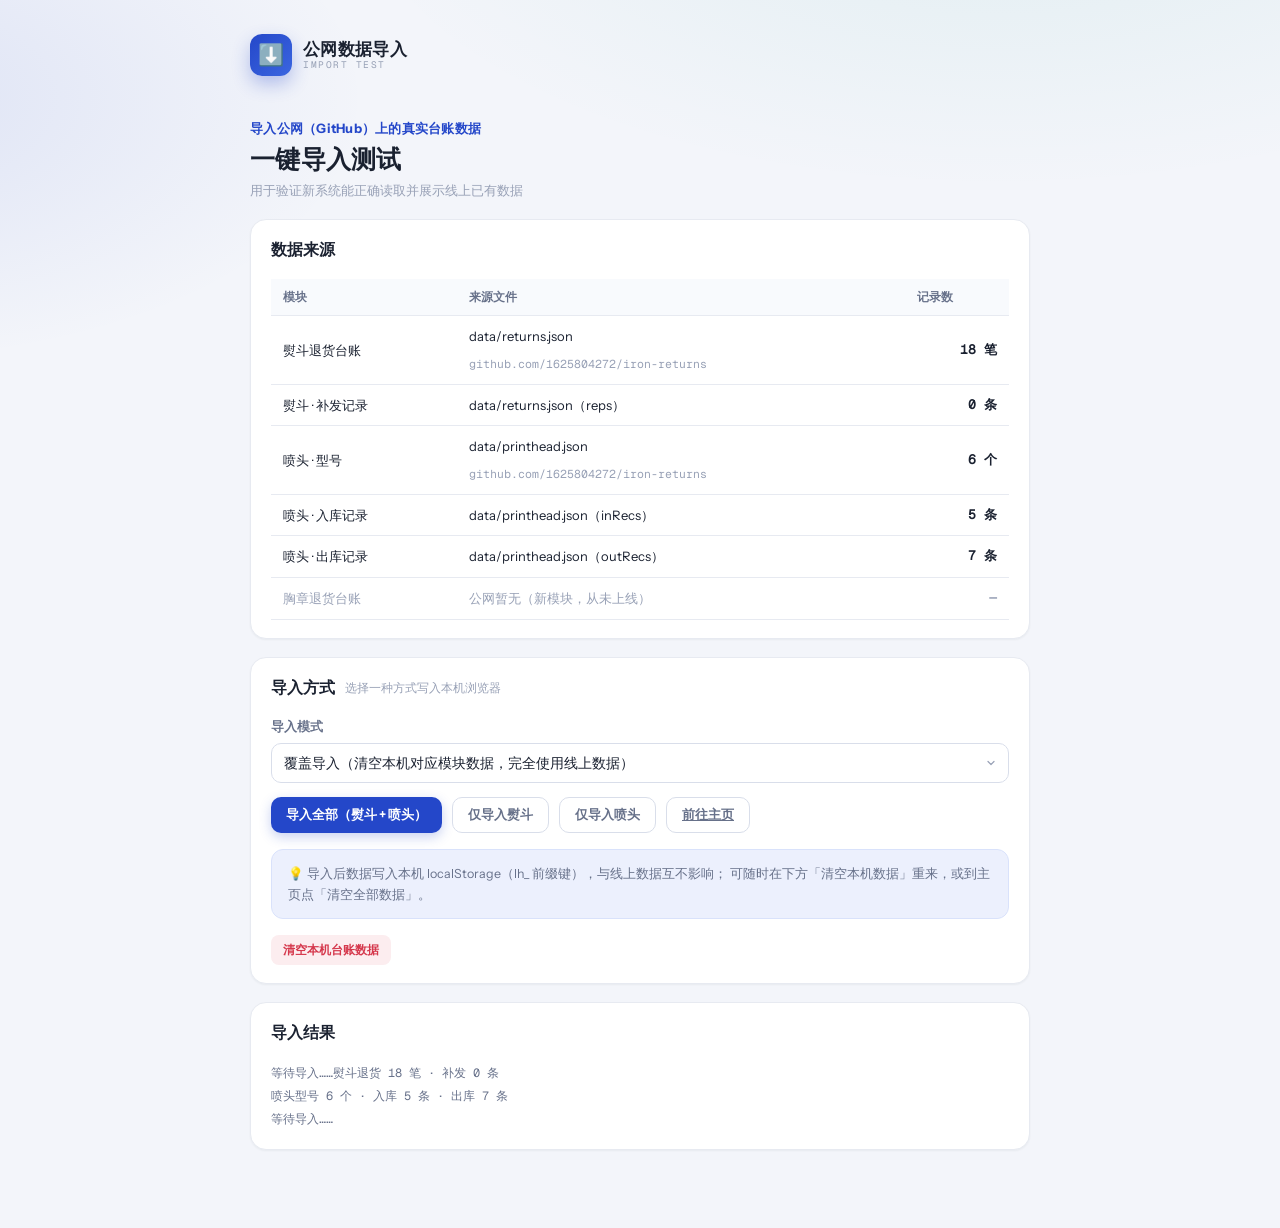
<file: hub/import.html>
<!DOCTYPE html>
<html lang="zh-CN">
<head>
<meta charset="UTF-8">
<meta name="viewport" content="width=device-width, initial-scale=1.0, viewport-fit=cover">
<title>公网数据导入（测试用） · 台账中心</title>
<link rel="stylesheet" href="shared/css/theme.css">
<style>
.wrap{max-width:820px;margin:0 auto;padding:34px 20px 60px}
.src{margin-top:8px;font-family:var(--font-mono);font-size:11.5px;color:var(--faint);word-break:break-all}
.tbl{width:100%;border-collapse:collapse;font-size:13px;margin-top:10px}
.tbl th{text-align:left;padding:9px 12px;background:var(--surface-2);color:var(--muted);font-size:11.5px;border-bottom:1px solid var(--border)}
.tbl td{padding:10px 12px;border-bottom:1px solid var(--border)}
.tbl td.num{font-family:var(--font-mono);font-weight:700;text-align:right}
</style>
</head>
<body class="portal">
<div class="wrap">

  <header class="portal-nav" style="padding-top:0">
    <a class="pn-brand" href="index.html">
      <div class="pn-mark">⬇️</div>
      <div class="pn-text"><b>公网数据导入</b><span>IMPORT TEST</span></div>
    </a>
  </header>

  <section class="dash-hero" style="margin-bottom:18px">
    <div class="dh-text">
      <div class="dh-greet">导入公网（GitHub）上的真实台账数据</div>
      <div class="dh-title" style="font-size:25px">一键导入测试</div>
      <div class="dh-date">用于验证新系统能正确读取并展示线上已有数据</div>
    </div>
  </section>

  <div class="card">
    <div class="card-head"><h3>数据来源</h3></div>
    <div class="card-body" style="padding-top:6px">
      <table class="tbl">
        <thead><tr><th>模块</th><th>来源文件</th><th class="num">记录数</th></tr></thead>
        <tbody>
          <tr>
            <td>熨斗退货台账</td>
            <td>data/returns.json<div class="src">github.com/1625804272/iron-returns</div></td>
            <td class="num">18 笔</td>
          </tr>
          <tr>
            <td>熨斗 · 补发记录</td>
            <td>data/returns.json（reps）</td>
            <td class="num">0 条</td>
          </tr>
          <tr>
            <td>喷头 · 型号</td>
            <td>data/printhead.json<div class="src">github.com/1625804272/iron-returns</div></td>
            <td class="num">6 个</td>
          </tr>
          <tr>
            <td>喷头 · 入库记录</td>
            <td>data/printhead.json（inRecs）</td>
            <td class="num">5 条</td>
          </tr>
          <tr>
            <td>喷头 · 出库记录</td>
            <td>data/printhead.json（outRecs）</td>
            <td class="num">7 条</td>
          </tr>
          <tr>
            <td style="color:var(--faint)">胸章退货台账</td>
            <td style="color:var(--faint)">公网暂无（新模块，从未上线）</td>
            <td class="num" style="color:var(--faint)">—</td>
          </tr>
        </tbody>
      </table>
    </div>
  </div>

  <div class="card">
    <div class="card-head"><h3>导入方式</h3><span class="ch-sub">选择一种方式写入本机浏览器</span></div>
    <div class="card-body">
      <div class="f-field" style="margin-bottom:14px">
        <label>导入模式</label>
        <select class="f-input" id="mode">
          <option value="replace">覆盖导入（清空本机对应模块数据，完全使用线上数据）</option>
          <option value="merge">追加合并（保留本机数据，按记录 ID / 型号名去重）</option>
        </select>
      </div>
      <div style="display:flex;gap:10px;flex-wrap:wrap">
        <button class="btn primary" id="btnAll">导入全部（熨斗 + 喷头）</button>
        <button class="btn ghost" id="btnIron">仅导入熨斗</button>
        <button class="btn ghost" id="btnPh">仅导入喷头</button>
        <a class="btn ghost" href="index.html">前往主页</a>
      </div>
      <div class="info-strip" style="margin-top:16px">
        💡 导入后数据写入本机 localStorage（lh_ 前缀键），与线上数据互不影响；
        可随时在下方「清空本机数据」重来，或到主页点「清空全部数据」。
      </div>
      <div style="margin-top:10px">
        <button class="btn danger-soft sm" id="btnWipe">清空本机台账数据</button>
      </div>
    </div>
  </div>

  <div class="card">
    <div class="card-head"><h3>导入结果</h3></div>
    <div class="card-body"><div id="log" style="font-family:var(--font-mono);font-size:12px;color:var(--muted);line-height:1.9;white-space:pre-wrap">等待导入……</div></div>
  </div>

</div>

<div class="toast" id="toast"></div>

<script src="shared/js/core.js"></script>
<script src="shared/js/modules.js"></script>
<script>
/* ===== 公网原始数据（已从 GitHub 仓库 data/ 目录拉取，内嵌便于离线导入） ===== */
var PUBLIC_RETURNS = {"app": "iron-returns", "version": 1, "savedAt": "2026-08-28T05:58:23.353Z", "returns": [{"id": "mtcjj8vvyu3zz", "date": "2026-08-28", "orderNo": "A18", "model": "L", "color": "红", "volt": "220V", "plug": "国标", "qty": 1, "supplier": "东莞", "insp": "合格", "reasons": [], "issue": "", "express": "YT7639966603192", "note": "少说明书"}, {"id": "mtcj9p10f6g2z", "date": "2026-08-28", "orderNo": "A18", "model": "L3", "color": "绿", "volt": "220V", "plug": "国标", "qty": 1, "supplier": "东莞", "insp": "不合格", "reasons": ["屏幕不显示"], "issue": "", "express": "435323088723197", "note": ""}, {"id": "mtcj1kejiwbyt", "date": "2026-08-28", "orderNo": "A53", "model": "L3", "color": "绿", "volt": "220V", "plug": "国标", "qty": 2, "supplier": "东莞", "insp": "不合格", "reasons": ["不加热"], "issue": "一台不加热，一台跳闸", "express": "JT0025343582943", "note": ""}, {"id": "mtcihnqwik0ty", "date": "2026-08-28", "orderNo": "A-S-A48-L-202608202741", "model": "L2", "color": "紫", "volt": "220V", "plug": "国标", "qty": 1, "supplier": "东莞", "insp": "合格", "reasons": [], "issue": "", "express": "YT2592945284672", "note": ""}, {"id": "mtcidhhiksr6l", "date": "2026-08-28", "orderNo": "A-S-A48-L-202608172719", "model": "L2", "color": "紫", "volt": "220V", "plug": "国标", "qty": 1, "supplier": "东莞", "insp": "合格", "reasons": [], "issue": "", "express": "772076849472287", "note": ""}, {"id": "mt9j5xweks2g8", "date": "2026-08-26", "orderNo": "A18", "model": "L2", "color": "紫", "volt": "220V", "plug": "国标", "qty": 1, "supplier": "东莞", "insp": "不合格", "reasons": ["壳料破损脏污"], "issue": "客户不需要logo让仓库擦掉，使用香蕉水擦掉油漆", "express": "", "note": ""}, {"id": "mt9j44sfdhogl", "date": "2026-08-26", "orderNo": "A18", "model": "L", "color": "红", "volt": "220V", "plug": "国标", "qty": 1, "supplier": "东莞", "insp": "合格", "reasons": [], "issue": "", "express": "SF1226276530408", "note": ""}, {"id": "mt7zvrn0tv0ei", "date": "2026-08-25", "orderNo": "A18", "model": "L2", "color": "紫", "volt": "220V", "plug": "国标", "qty": 1, "supplier": "东莞", "insp": "不合格", "reasons": ["不通电"], "issue": "电源线解除不良", "express": "SF0212407067488", "note": ""}, {"id": "mt7zryav8qhfy", "date": "2026-08-25", "orderNo": "A-S-A17-202608113602", "model": "L3", "color": "绿", "volt": "220V", "plug": "国标", "qty": 1, "supplier": "东莞", "insp": "合格", "reasons": [], "issue": "", "express": "773437603209273", "note": ""}, {"id": "mt40x5jzl2l9j", "date": "2026-08-22", "orderNo": "A48", "model": "L2", "color": "紫", "volt": "220V", "plug": "国标", "qty": 1, "supplier": "东莞", "insp": "缺料", "reasons": [], "issue": "", "express": "", "note": "缺少袋子"}, {"id": "mt40wh0fnku8h", "date": "2026-08-22", "orderNo": "A48", "model": "L2", "color": "紫", "volt": "220V", "plug": "国标", "qty": 1, "supplier": "东莞", "insp": "缺料", "reasons": [], "issue": "", "express": "", "note": "缺少说明书和袋子"}, {"id": "mt40udsf6y13i", "date": "2026-08-22", "orderNo": "A53", "model": "L2", "color": "紫", "volt": "220V", "plug": "国标", "qty": 1, "supplier": "东莞", "insp": "不合格", "reasons": ["壳料破损脏污"], "issue": "", "express": "", "note": ""}, {"id": "mt40u1p4b4bx0", "date": "2026-08-22", "orderNo": "A18", "model": "L2", "color": "紫", "volt": "220V", "plug": "国标", "qty": 1, "supplier": "东莞", "insp": "不合格", "reasons": ["发热板脏污或划痕"], "issue": "", "express": "", "note": ""}, {"id": "mt40tqtbvwo1l", "date": "2026-08-22", "orderNo": "A18", "model": "L", "color": "红", "volt": "220V", "plug": "国标", "qty": 1, "supplier": "东莞", "insp": "不合格", "reasons": ["发热板脏污或划痕"], "issue": "", "express": "", "note": ""}, {"id": "mt40lok17hna2", "date": "2026-08-22", "orderNo": "A-S-A17-L-202608113601", "model": "L3", "color": "绿", "volt": "220V", "plug": "国标", "qty": 1, "supplier": "东莞", "insp": "合格", "reasons": [], "issue": "", "express": "", "note": ""}, {"id": "mt408kxw9pjou", "date": "2026-08-22", "orderNo": "A48", "model": "L2", "color": "紫", "volt": "220V", "plug": "国标", "qty": 1, "supplier": "东莞", "insp": "合格", "reasons": [], "issue": "", "express": "772075646209964", "note": ""}, {"id": "mt3zjf45i7dxn", "date": "2026-08-22", "orderNo": "A48", "model": "L2", "color": "紫", "volt": "220V", "plug": "国标", "qty": 1, "supplier": "东莞", "insp": "合格", "reasons": [], "issue": "", "express": "772075591635750", "note": ""}, {"id": "mt3z9wopesolu", "date": "2026-08-21", "orderNo": "A18", "model": "L2", "color": "紫", "volt": "220V", "plug": "国标", "qty": 1, "supplier": "东莞", "insp": "合格", "reasons": [], "issue": "", "express": "", "note": ""}], "reps": []};
var PUBLIC_PRINTHEAD = {"app": "printhead", "version": 1, "savedAt": "2026-08-26T09:41:51.047Z", "models": [{"id": "m0", "name": "XP600", "threshold": 5, "note": ""}, {"id": "m1", "name": "3200", "threshold": 5, "note": ""}, {"id": "m2", "name": "1600", "threshold": 5, "note": ""}, {"id": "m3", "name": "3200U1", "threshold": 5, "note": ""}, {"id": "m4", "name": "3200八柱", "threshold": 5, "note": ""}, {"id": "m5", "name": "DX7", "threshold": 5, "note": ""}], "inRecs": [{"id": "mt9wcww9i27e2", "date": "2026-08-26", "orderNo": "设计领料未使用，二次入库", "model": "XP600", "qty": 2, "batch": "", "supplier": "", "price": 0, "note": ""}, {"id": "mt9wccgo1hzi5", "date": "2026-08-26", "orderNo": "损坏的补发回来了", "model": "XP600", "qty": 1, "batch": "", "supplier": "", "price": 0, "note": ""}, {"id": "mt9w85h4hg6ib", "date": "2026-08-15", "orderNo": "损坏的补发回来了", "model": "XP600", "qty": 1, "batch": "", "supplier": "", "price": 0, "note": ""}, {"id": "mt9w5wiom7d4d", "date": "2026-08-13", "orderNo": "备库存", "model": "XP600", "qty": 10, "batch": "", "supplier": "", "price": 0, "note": ""}, {"id": "mt9w02ahw4zbx", "date": "2026-08-05", "orderNo": "A-S-A07-G-202607301962", "model": "XP600", "qty": 5, "batch": "", "supplier": "", "price": 0, "note": ""}], "outRecs": [{"id": "mt9wbwf4w59xe", "date": "2026-08-25", "orderNo": "A-S-A12-L-202608181038", "model": "XP600", "qty": 2, "user": "黄金燕", "purpose": "散单出货", "note": ""}, {"id": "mt9wb2pc3wlm0", "date": "2026-08-21", "orderNo": "A-S-A32-G-202608181505", "model": "XP600", "qty": 1, "user": "黄金燕", "purpose": "散单出货", "note": ""}, {"id": "mt9w9cip7xaq9", "date": "2026-08-20", "orderNo": "A-S-A13-L-202608031326", "model": "XP600", "qty": 1, "user": "黄金燕", "purpose": "验机", "note": ""}, {"id": "mt9w7cyr6y8sp", "date": "2026-08-14", "orderNo": "A-S-A20-L-202608141523", "model": "XP600", "qty": 1, "user": "黄金燕", "purpose": "散单出货", "note": ""}, {"id": "mt9w534o84m37", "date": "2026-08-05", "orderNo": "损坏退换", "model": "XP600", "qty": 1, "user": "黄金燕", "purpose": "损坏退换", "note": ""}, {"id": "mt9w3ifmm432a", "date": "2026-08-08", "orderNo": "设计领料", "model": "XP600", "qty": 2, "user": "设计", "purpose": "用于样机使用", "note": ""}, {"id": "mt9w1iaofdbmb", "date": "2026-08-05", "orderNo": "A-S-A13-L-202608031326", "model": "XP600", "qty": 2, "user": "黄忠敏", "purpose": "验机", "note": ""}]};

var K = LH.KEYS;
var log = document.getElementById('log');
function say(s){ log.textContent += s + '\n'; }

function importIron(mode){
  var ret = (PUBLIC_RETURNS.returns || []).slice();
  var rep = (PUBLIC_RETURNS.reps || []).slice();
  if (mode === 'merge'){
    var cur = LH.store.get(K.iron.returns, []) || [];
    var curRep = LH.store.get(K.iron.reps, []) || [];
    var m = {};
    cur.concat(ret).forEach(function(r){ m[r.id] = r; });
    ret = Object.keys(m).map(function(k){ return m[k]; });
    var m2 = {};
    curRep.concat(rep).forEach(function(r){ m2[r.id] = r; });
    rep = Object.keys(m2).map(function(k){ return m2[k]; });
  }
  LH.store.set(K.iron.returns, ret);
  LH.store.set(K.iron.reps, rep);
  say('熨斗：写入退货 ' + ret.length + ' 笔、补发 ' + rep.length + ' 条');
}
function importPh(mode){
  var models = (PUBLIC_PRINTHEAD.models || []).slice();
  var ins = (PUBLIC_PRINTHEAD.inRecs || []).slice();
  var outs = (PUBLIC_PRINTHEAD.outRecs || []).slice();
  if (mode === 'merge'){
    var curM = LH.store.get(K.printhead.models, []) || [];
    var names = {};
    curM.forEach(function(x){ names[x.name] = x; });
    models.forEach(function(x){ names[x.name] = x; });
    models = Object.keys(names).map(function(k){ return names[k]; });
    var m1 = {};
    (LH.store.get(K.printhead.inRecs, []) || []).concat(ins).forEach(function(r){ m1[r.id] = r; });
    ins = Object.keys(m1).map(function(k){ return m1[k]; });
    var m2 = {};
    (LH.store.get(K.printhead.outRecs, []) || []).concat(outs).forEach(function(r){ m2[r.id] = r; });
    outs = Object.keys(m2).map(function(k){ return m2[k]; });
  }
  LH.store.set(K.printhead.models, models);
  LH.store.set(K.printhead.inRecs, ins);
  LH.store.set(K.printhead.outRecs, outs);
  say('喷头：写入型号 ' + models.length + ' 个、入库 ' + ins.length + ' 条、出库 ' + outs.length + ' 条');
}

function run(which){
  var mode = document.getElementById('mode').value;
  log.textContent = '开始导入（模式：' + (mode === 'merge' ? '追加合并' : '覆盖导入') + '）\n';
  if (which === 'all' || which === 'iron') importIron(mode);
  if (which === 'all' || which === 'ph') importPh(mode);
  say('✅ 完成！可前往主页或各模块查看。');
  LH.toast('导入完成');
}

document.getElementById('btnAll').addEventListener('click', function(){ run('all'); });
document.getElementById('btnIron').addEventListener('click', function(){ run('iron'); });
document.getElementById('btnPh').addEventListener('click', function(){ run('ph'); });
document.getElementById('btnWipe').addEventListener('click', function(){
  LH.confirm('确定清空本机三个模块的台账数据？', '确定清空').then(function(ok){
    if (!ok) return;
    LH.wipeAll();
    log.textContent = '已清空本机台账数据。';
    LH.toast('已清空');
  });
});

say('熨斗退货 ' + (PUBLIC_RETURNS.returns||[]).length + ' 笔 · 补发 ' + (PUBLIC_RETURNS.reps||[]).length + ' 条');
say('喷头型号 ' + (PUBLIC_PRINTHEAD.models||[]).length + ' 个 · 入库 ' + (PUBLIC_PRINTHEAD.inRecs||[]).length + ' 条 · 出库 ' + (PUBLIC_PRINTHEAD.outRecs||[]).length + ' 条');
say('等待导入……');
</script>
</body>
</html>
</file>
<file: hub/shared/css/theme.css>
/* ==========================================================================
   theme.css · 台账中心统一设计系统
   --------------------------------------------------------------------------
   设计基调：浅色专业后台 · 蓝主色 · InstrumentSans(界面) + GeistMono(数字)
   结构： 变量 → 基础重置 → 布局骨架 → 侧边栏 → 顶栏 → 卡片/统计
          → 工具条/分段器 → 表格 → 徽章 → 弹窗/抽屉 → Toast → 响应式
   ========================================================================== */

/* ============ 字体 ============ */
@font-face{font-family:'InstrumentSans';src:url('../fonts/InstrumentSans-Regular.ttf') format('truetype');font-weight:400;font-style:normal;font-display:swap}
@font-face{font-family:'InstrumentSans';src:url('../fonts/InstrumentSans-Bold.ttf') format('truetype');font-weight:700;font-style:normal;font-display:swap}
@font-face{font-family:'GeistMono';src:url('../fonts/GeistMono-Regular.ttf') format('truetype');font-weight:400;font-style:normal;font-display:swap}

/* ============ 设计变量 ============ */
:root{
  /* 底色与表面 */
  --bg:#F3F5FA;
  --surface:#FFFFFF;
  --surface-2:#F8FAFD;
  --ink:#1A2130;
  --muted:#67718A;
  --faint:#98A1B6;
  --border:#E7EAF1;
  --border-strong:#D9DEEA;
  /* 主色 */
  --primary:#2447C9;
  --primary-strong:#1B38A8;
  --primary-soft:#ECF0FD;
  /* 语义色 */
  --teal:#0E9888;   --teal-soft:#E3F4F1;
  --amber:#B9770E;  --amber-soft:#FCF3E2;
  --green:#128A62;  --green-soft:#E4F5EE;
  --red:#D5384C;    --red-soft:#FCEDEF;
  --violet:#6D4BD8; --violet-soft:#F0ECFC;
  /* 阴影 / 圆角 */
  --shadow-sm:0 1px 2px rgba(23,30,48,.05);
  --shadow-md:0 8px 24px rgba(23,30,48,.08);
  --shadow-lg:0 16px 48px rgba(23,30,48,.14);
  --radius:16px;
  --radius-sm:10px;
  /* 字体 / 动效 */
  --font-ui:'InstrumentSans','PingFang SC','Hiragino Sans GB','Microsoft YaHei',sans-serif;
  --font-mono:'GeistMono','SF Mono','PingFang SC','Microsoft YaHei',monospace;
  --t-fast:150ms ease;
  --t-normal:260ms cubic-bezier(.2,.8,.2,1);
}

/* ============ 基础重置 ============ */
*{margin:0;padding:0;box-sizing:border-box}
html{-webkit-text-size-adjust:100%}
body{font-family:var(--font-ui);background:var(--bg);color:var(--ink);font-size:14px;line-height:1.6;-webkit-font-smoothing:antialiased;overflow-x:hidden}
::selection{background:var(--primary-soft);color:var(--primary-strong)}
button{font-family:inherit;cursor:pointer;border:none;background:none;color:inherit}
input,select,textarea{font-family:inherit;color:var(--ink)}
button,input,select,textarea{-webkit-tap-highlight-color:transparent}
:focus-visible{outline:2px solid var(--primary);outline-offset:2px;border-radius:4px}
svg{display:block}
.mono{font-family:var(--font-mono);font-variant-numeric:tabular-nums;letter-spacing:-.01em}

::-webkit-scrollbar{width:8px;height:8px}
::-webkit-scrollbar-thumb{background:var(--border-strong);border-radius:99px}
::-webkit-scrollbar-thumb:hover{background:var(--faint)}
::-webkit-scrollbar-track{background:transparent}

/* ============ 动画 ============ */
@keyframes rise{from{opacity:0;transform:translateY(12px)}to{opacity:1;transform:none}}
@keyframes pulse{0%{box-shadow:0 0 0 0 rgba(36,71,201,.30)}70%{box-shadow:0 0 0 8px rgba(36,71,201,0)}100%{box-shadow:0 0 0 0 rgba(36,71,201,0)}}
@keyframes shake{0%,100%{transform:translateX(0)}25%{transform:translateX(-5px)}75%{transform:translateX(5px)}}
@media (prefers-reduced-motion:reduce){*,*::before,*::after{animation-duration:.01ms!important;transition-duration:.01ms!important}}

/* ============ 布局骨架 ============ */
.app{min-height:100vh}
.sidebar{position:fixed;top:0;left:0;bottom:0;width:236px;background:var(--surface);border-right:1px solid var(--border);display:flex;flex-direction:column;z-index:120}
.main{margin-left:236px;min-height:100vh;display:flex;flex-direction:column}
.content{width:100%;max-width:1200px;margin:0 auto;padding:26px 32px 56px}

/* ============ 多视图切换（单页内 section 显隐） ============
   JS（app-shell.switchView）与 HTML 统一使用 .active 作为激活类名 */
.view{display:none}
.view.active{display:block;animation:rise .35s both}

/* ============ 台账中心模式（body.no-side）：隐藏侧边栏，内容全宽 ============ */
body.no-side .sidebar{display:none}
body.no-side .main{margin-left:0}
body.no-side .content{max-width:1280px;padding-left:28px;padding-right:28px}

/* ============ 模块内页签导航（替代侧边栏的视图切换） ============ */
.page-tabs{position:sticky;top:64px;z-index:90;display:flex;gap:6px;max-width:1280px;margin:0 auto;padding:14px 28px 4px;overflow-x:auto;scrollbar-width:none;background:transparent}
.page-tabs::-webkit-scrollbar{display:none}
.pt-btn{flex:none;display:flex;align-items:center;gap:7px;height:40px;padding:0 20px;border-radius:12px;border:1px solid var(--border-strong);background:var(--surface);color:var(--muted);font-size:13.5px;font-weight:600;transition:all var(--t-fast);white-space:nowrap;box-shadow:var(--shadow-sm)}
.pt-btn:hover{border-color:var(--primary);color:var(--primary)}
.pt-btn.active{background:var(--primary);border-color:var(--primary);color:#fff;box-shadow:0 6px 16px rgba(36,71,201,.28)}
.pt-btn .pt-ico{font-size:15px}

/* ============ 侧边栏 ============ */
.brand{display:flex;align-items:center;gap:11px;padding:20px 20px 18px;border-bottom:1px solid var(--border);text-decoration:none;color:inherit}
.brand-mark{width:38px;height:38px;border-radius:11px;background:linear-gradient(135deg,var(--primary),#3B66E0);display:flex;align-items:center;justify-content:center;color:#fff;flex:none;box-shadow:0 6px 14px rgba(36,71,201,.28);font-size:19px}
.brand-text{display:flex;flex-direction:column;line-height:1.25;min-width:0}
.brand-text .b-name{font-size:15px;font-weight:700;letter-spacing:.02em}
.brand-text .b-sub{font-family:var(--font-mono);font-size:9.5px;color:var(--faint);letter-spacing:.14em}

.side-nav{flex:1;padding:14px 12px;overflow-y:auto;display:flex;flex-direction:column;gap:3px}
.nav-label{font-size:10.5px;font-weight:700;letter-spacing:.1em;color:var(--faint);padding:10px 12px 6px}
.nav-item{display:flex;align-items:center;gap:11px;width:100%;padding:9px 12px;border-radius:var(--radius-sm);color:var(--muted);font-size:13.5px;font-weight:500;transition:background var(--t-fast),color var(--t-fast);position:relative;text-align:left;text-decoration:none}
.nav-item .ni-ico{width:18px;height:18px;flex:none;display:flex;align-items:center;justify-content:center;font-size:15px}
.nav-item:hover{background:var(--surface-2);color:var(--ink)}
.nav-item.active{background:var(--primary-soft);color:var(--primary-strong);font-weight:600}
.nav-item.active::before{content:'';position:absolute;left:-12px;top:8px;bottom:8px;width:3px;border-radius:0 3px 3px 0;background:var(--primary)}
.nav-badge{margin-left:auto;min-width:20px;height:18px;padding:0 6px;border-radius:99px;background:var(--amber-soft);color:var(--amber);font-size:11px;font-weight:700;display:flex;align-items:center;justify-content:center}

.side-foot{padding:14px 16px 18px;border-top:1px solid var(--border)}
.side-foot .sf-row{display:flex;align-items:center;justify-content:space-between;font-size:12px;color:var(--muted);padding:3px 0}
.side-foot .sf-row b{font-family:var(--font-mono);color:var(--ink);font-weight:600}
.side-ver{font-family:var(--font-mono);font-size:10px;color:var(--faint);letter-spacing:.1em;margin-top:10px}
.sidebar-overlay{display:none;position:fixed;inset:0;background:rgba(23,30,48,.4);z-index:110;opacity:0;pointer-events:none;transition:opacity var(--t-normal)}
.sidebar-overlay.open{opacity:1;pointer-events:auto}

/* ============ 顶栏 ============ */
.topbar{position:sticky;top:0;z-index:100;height:64px;background:rgba(243,245,250,.86);backdrop-filter:blur(10px);-webkit-backdrop-filter:blur(10px);border-bottom:1px solid var(--border);display:flex;align-items:center;gap:16px;padding:0 32px}
.tb-burger{display:none;width:38px;height:38px;border-radius:var(--radius-sm);color:var(--muted);align-items:center;justify-content:center;font-size:19px}
.tb-burger:hover{background:var(--surface);color:var(--ink)}
.tb-title{display:flex;flex-direction:column;line-height:1.3;min-width:0}
.tb-title h1{font-size:17px;font-weight:700;letter-spacing:.01em}
.tb-title .tb-sub{font-size:11.5px;color:var(--faint)}
.tb-spacer{flex:1}
.tb-actions{display:flex;align-items:center;gap:10px}
.btn{display:inline-flex;align-items:center;gap:7px;height:36px;padding:0 15px;border-radius:10px;font-size:13px;font-weight:600;transition:background var(--t-fast),border-color var(--t-fast),transform var(--t-fast),color var(--t-fast)}
.btn:active{transform:scale(.97)}
.btn.primary{background:var(--primary);color:#fff;box-shadow:0 4px 12px rgba(36,71,201,.25)}
.btn.primary:hover{background:var(--primary-strong)}
.btn.ghost{border:1px solid var(--border-strong);color:var(--muted);background:var(--surface)}
.btn.ghost:hover{border-color:var(--primary);color:var(--primary);background:var(--primary-soft)}
.btn.danger{background:var(--red);color:#fff}
.btn.danger:hover{background:#B92840}
.btn.danger-soft{background:var(--red-soft);color:var(--red)}
.btn.danger-soft:hover{background:#FADDE1}
.btn.green{background:var(--green);color:#fff}
.btn.green:hover{background:#0E6E4E}
.btn.sm{height:30px;padding:0 12px;font-size:12px;border-radius:8px}
.btn.block{width:100%;justify-content:center}
.btn[disabled]{opacity:.5;pointer-events:none}

/* ============ 页面标题区 ============ */
.page-head{display:flex;align-items:flex-end;gap:16px;flex-wrap:wrap;margin-bottom:20px}
.page-head .ph-main h2{font-size:22px;font-weight:700;letter-spacing:.01em;line-height:1.3}
.page-head .ph-main p{font-size:12.5px;color:var(--faint);margin-top:2px}
.page-head .ph-act{margin-left:auto;display:flex;gap:10px;flex-wrap:wrap}

/* ============ 统计卡片 ============ */
.stats-row{display:grid;grid-template-columns:repeat(4,1fr);gap:16px;margin-bottom:18px}
.stat-card{background:var(--surface);border:1px solid var(--border);border-radius:var(--radius);padding:18px 18px 16px;display:flex;align-items:flex-start;gap:14px;box-shadow:var(--shadow-sm);position:relative;overflow:hidden;animation:rise .5s both;transition:transform var(--t-fast),box-shadow var(--t-fast)}
.stat-card:nth-child(2){animation-delay:.05s}
.stat-card:nth-child(3){animation-delay:.1s}
.stat-card:nth-child(4){animation-delay:.15s}
.stat-card.clickable{cursor:pointer}
.stat-card.clickable:hover{transform:translateY(-2px);box-shadow:var(--shadow-md)}
.stat-icon{width:42px;height:42px;border-radius:12px;display:flex;align-items:center;justify-content:center;flex:none;font-size:20px}
.ic-blue{background:var(--primary-soft);color:var(--primary)}
.ic-amber{background:var(--amber-soft);color:var(--amber)}
.ic-teal{background:var(--teal-soft);color:var(--teal)}
.ic-green{background:var(--green-soft);color:var(--green)}
.ic-red{background:var(--red-soft);color:var(--red)}
.ic-violet{background:var(--violet-soft);color:var(--violet)}
.stat-main{flex:1;min-width:0}
.stat-label{font-size:12px;color:var(--muted);font-weight:500;margin-bottom:2px}
.stat-value{font-size:26px;font-weight:700;letter-spacing:-.01em;line-height:1.25;display:flex;align-items:baseline;gap:4px;font-variant-numeric:tabular-nums}
.stat-value .stat-unit{font-size:12px;font-weight:500;color:var(--faint)}
.stat-meta{font-size:11.5px;color:var(--faint);margin-top:5px}

/* ============ 图表 / 通用卡片 ============ */
.charts-grid{display:grid;grid-template-columns:1.9fr 1fr;gap:16px;margin-bottom:18px;animation:rise .55s .12s both}
.card{background:var(--surface);border:1px solid var(--border);border-radius:var(--radius);box-shadow:var(--shadow-sm);margin-bottom:18px;overflow:hidden}
.card-head{display:flex;align-items:center;gap:10px;padding:18px 20px 0;flex-wrap:wrap}
.card-head h3{font-size:15.5px;font-weight:700}
.card-head .ch-sub{font-size:11.5px;color:var(--faint);font-weight:500}
.card-head .ch-act{margin-left:auto;display:flex;gap:10px;flex-wrap:wrap}
.card-body{padding:16px 20px 18px}
.chart-box{width:100%;height:340px}
.two-col{display:grid;grid-template-columns:1fr 1fr;gap:16px;margin-bottom:18px}
.three-col{display:grid;grid-template-columns:repeat(3,1fr);gap:16px;margin-bottom:18px}

/* ============ 工具条 ============ */
.records-tools{display:flex;align-items:center;gap:12px;padding:14px 20px;flex-wrap:wrap;border-bottom:1px solid var(--border)}
.seg{display:flex;gap:2px;background:var(--surface-2);border:1px solid var(--border);border-radius:11px;padding:3px;overflow-x:auto;scrollbar-width:none;max-width:100%}
.seg::-webkit-scrollbar{display:none}
.seg-btn{flex:none;display:flex;align-items:center;gap:6px;padding:5px 13px;border-radius:8px;font-size:12.5px;font-weight:600;color:var(--muted);transition:all var(--t-fast);white-space:nowrap}
.seg-btn b{font-weight:700;font-size:11px;opacity:.75}
.seg-btn:hover{color:var(--ink)}
.seg-btn.active{background:var(--surface);color:var(--primary-strong);box-shadow:var(--shadow-sm)}
.tools-right{margin-left:auto;display:flex;gap:10px;align-items:center;flex-wrap:wrap}
.searchbox{display:flex;align-items:center;gap:8px;width:230px;height:34px;padding:0 11px;background:var(--surface);border:1px solid var(--border);border-radius:9px;transition:border-color var(--t-fast),box-shadow var(--t-fast)}
.searchbox:focus-within{border-color:var(--primary);box-shadow:0 0 0 3px var(--primary-soft)}
.searchbox svg{width:15px;height:15px;color:var(--faint);flex:none}
.searchbox input{border:none;outline:none;background:none;flex:1;min-width:0;font-size:13px}
.searchbox input::placeholder{color:var(--faint)}
.select{height:34px;padding:0 30px 0 11px;border:1px solid var(--border);border-radius:9px;background:var(--surface) url("data:image/svg+xml,%3Csvg xmlns='http://www.w3.org/2000/svg' width='12' height='12' viewBox='0 0 24 24' fill='none' stroke='%2398A1B6' stroke-width='2.4' stroke-linecap='round' stroke-linejoin='round'%3E%3Cpath d='M6 9l6 6 6-6'/%3E%3C/svg%3E") no-repeat right 10px center;font-size:13px;color:var(--muted);font-weight:500;appearance:none;cursor:pointer;max-width:100%}
.select:hover{border-color:var(--border-strong)}
.field-inline{display:flex;flex-direction:column;gap:5px}
.field-inline label{font-size:11.5px;font-weight:600;color:var(--faint)}

/* ============ 表格 ============ */
.table-wrap{overflow:auto;max-height:66vh}
.rt{width:100%;border-collapse:separate;border-spacing:0;min-width:780px}
.rt.iron-tbl{min-width:760px}
.rt thead th{position:sticky;top:0;z-index:5;background:var(--surface-2);text-align:left;font-size:11.5px;font-weight:600;color:var(--faint);padding:10px 16px;border-bottom:1px solid var(--border);white-space:nowrap;letter-spacing:.03em}
.rt tbody tr{transition:background var(--t-fast)}
.rt tbody tr:hover{background:var(--surface-2)}
.rt td{padding:12px 16px;border-bottom:1px solid var(--border);font-size:13.5px;vertical-align:middle;white-space:nowrap}
.rt tbody tr:last-child td{border-bottom:none}
.td-no{font-family:var(--font-mono);font-weight:600;font-size:12.5px;letter-spacing:-.01em}
.td-strong{font-weight:600}
.td-muted{color:var(--muted)}
.td-num{text-align:right;font-weight:700;font-family:var(--font-mono);font-size:13px}
.rt thead .th-num{text-align:right}
.rt thead .th-act,.td-act{text-align:center;width:96px;white-space:nowrap}
.td-ellipsis{max-width:200px;overflow:hidden;text-overflow:ellipsis}
.row-btn{width:30px;height:30px;border-radius:8px;display:inline-flex;align-items:center;justify-content:center;color:var(--faint);transition:all var(--t-fast);font-size:14px}
.row-btn:hover{background:var(--primary-soft);color:var(--primary)}
.row-btn.del:hover{background:var(--red-soft);color:var(--red)}

/* ============ 徽章 ============ */
.pill{display:inline-flex;align-items:center;gap:6px;height:24px;padding:0 10px 0 9px;border-radius:99px;font-size:11.5px;font-weight:600;line-height:1}
.pill::before{content:'';width:6px;height:6px;border-radius:50%;background:currentColor;flex:none}
.pill.st-wait{color:var(--amber);background:var(--amber-soft)}
.pill.st-proc{color:var(--primary);background:var(--primary-soft)}
.pill.st-done{color:var(--green);background:var(--green-soft)}
.pill.st-reject{color:var(--red);background:var(--red-soft)}

/* ============ 整行可点击 + 紧凑表格（电脑端一栏显示） ============ */
.rt tbody tr.row-clickable{cursor:pointer;transition:background var(--t-fast)}
.rt tbody tr.row-clickable:hover{background:var(--surface-2);box-shadow:inset 3px 0 0 var(--primary)}
.rt tbody tr.row-clickable:active{background:var(--primary-soft)}
/* 桌面端表格更紧凑，让 1280 屏一栏显示完整 */
.rt.iron-tbl thead th{padding:8px 10px;font-size:11px;white-space:nowrap}
.rt.iron-tbl tbody td{padding:9px 10px;font-size:12.5px}
.rt.iron-tbl .td-no{max-width:130px;overflow:hidden;text-overflow:ellipsis}
.rt.iron-tbl .td-ellipsis{max-width:200px;overflow:hidden;text-overflow:ellipsis}
.rt.iron-tbl .td-act{width:64px;padding-right:6px}
.rt.iron-tbl .row-btn{width:28px;height:28px;font-size:14px}
.pill.st-neutral{color:var(--muted);background:var(--surface-2)}
.pill.st-teal{color:var(--teal);background:var(--teal-soft)}
.pill.st-violet{color:var(--violet);background:var(--violet-soft)}

/* ============ 编辑弹窗：与旧版系统编辑表单一致的网格布局 ============ */
#editForm{display:grid;grid-template-columns:repeat(auto-fit,minmax(178px,1fr));gap:15px}
#editForm .f-field{display:flex;flex-direction:column;gap:6px;min-width:138px;margin-bottom:0}
#editForm .f-field.full{grid-column:1/-1}
#editForm .seg-pick{display:flex;gap:6px;flex-wrap:nowrap}
#editForm .seg-pick button{flex:1;height:auto;min-height:38px;padding:9px 6px;border:1px solid var(--border-strong);background:var(--surface);border-radius:10px;font-size:13px;font-weight:500;color:var(--muted);cursor:pointer;transition:all var(--t-fast)}
#editForm .seg-pick button:hover{border-color:var(--primary);color:var(--primary)}
#editForm .seg-pick button.on{background:var(--primary-soft);border-color:var(--primary);color:var(--primary);font-weight:600}
#editForm .f-field .f-input{height:40px}
@media (max-width:767px){
  #editForm{grid-template-columns:1fr;gap:12px}
  #editForm .seg-pick button{min-height:42px;font-size:14px;padding:11px 6px}
}
.chip{display:inline-flex;align-items:center;height:22px;padding:0 9px;border-radius:7px;background:var(--primary-soft);color:var(--primary-strong);font-size:11.5px;font-weight:600;margin:2px 4px 2px 0}
.chip.gray{background:var(--surface-2);color:var(--muted)}

/* ============ 空状态 / 分页 ============ */
.empty{display:none;flex-direction:column;align-items:center;gap:6px;padding:56px 20px;text-align:center}
.empty.show{display:flex}
.empty .e-ico{font-size:44px;opacity:.5;margin-bottom:4px}
.empty .e-title{font-size:14px;font-weight:600;color:var(--muted)}
.empty .e-sub{font-size:12.5px;color:var(--faint);margin-bottom:10px}
.records-foot{display:flex;align-items:center;gap:12px;padding:13px 20px;border-top:1px solid var(--border);flex-wrap:wrap}
.rf-info{font-size:12px;color:var(--faint)}
.pager{margin-left:auto;display:flex;gap:5px;align-items:center}
.pg-btn{min-width:30px;height:30px;padding:0 8px;border-radius:8px;border:1px solid var(--border);background:var(--surface);font-size:12.5px;font-weight:600;color:var(--muted);display:flex;align-items:center;justify-content:center;transition:all var(--t-fast)}
.pg-btn:hover:not(:disabled){border-color:var(--primary);color:var(--primary)}
.pg-btn.active{background:var(--primary);border-color:var(--primary);color:#fff}
.pg-btn:disabled{opacity:.4;cursor:not-allowed}

/* ============ 弹窗 ============ */
.modal-mask{position:fixed;inset:0;z-index:160;background:rgba(23,30,48,.42);opacity:0;pointer-events:none;visibility:hidden;transition:opacity var(--t-normal),visibility var(--t-normal);display:flex;align-items:center;justify-content:center;padding:24px}
.modal-mask.open{opacity:1;pointer-events:auto;visibility:visible}
.modal{width:560px;max-width:100%;max-height:calc(100vh - 48px);overflow-y:auto;background:var(--surface);border-radius:18px;box-shadow:var(--shadow-lg);transform:translateY(14px) scale(.98);transition:transform var(--t-normal)}
.modal-mask.open .modal{transform:none}
.m-head{display:flex;align-items:center;gap:10px;padding:18px 22px 14px;border-bottom:1px solid var(--border);position:sticky;top:0;background:var(--surface);z-index:2}
.m-head h3{font-size:16px;font-weight:700}
.m-head .m-tag{font-size:11px;color:var(--primary);background:var(--primary-soft);padding:2px 8px;border-radius:99px;font-weight:600}
.m-close{margin-left:auto;width:32px;height:32px;border-radius:9px;display:flex;align-items:center;justify-content:center;color:var(--faint);font-size:15px}
.m-close:hover{background:var(--surface-2);color:var(--ink)}
.m-body{padding:20px 22px 8px}
.m-foot{display:flex;gap:10px;padding:16px 22px 20px;justify-content:flex-end;border-top:1px solid var(--border);margin-top:8px;flex-wrap:wrap;position:sticky;bottom:0;background:var(--surface);z-index:2}

/* ============ 表单 ============ */
.f-row{display:grid;grid-template-columns:1fr 1fr;gap:14px;margin-bottom:15px}
.f-field.full{grid-column:1/-1}
.f-field label{display:block;font-size:12.5px;font-weight:600;color:var(--muted);margin-bottom:6px}
.f-field label .req{color:var(--red);margin-left:2px}
.f-field label .opt{color:var(--faint);font-weight:500}
.f-input{width:100%;height:40px;padding:0 12px;border:1px solid var(--border-strong);border-radius:10px;font-size:13.5px;background:var(--surface);outline:none;transition:border-color var(--t-fast),box-shadow var(--t-fast)}
.f-input:hover{border-color:var(--faint)}
.f-input:focus{border-color:var(--primary);box-shadow:0 0 0 3px var(--primary-soft)}
.f-input.invalid{border-color:var(--red);animation:shake .3s}
textarea.f-input{height:auto;min-height:76px;padding:10px 12px;resize:vertical;line-height:1.55}
select.f-input{appearance:none;background:var(--surface) url("data:image/svg+xml,%3Csvg xmlns='http://www.w3.org/2000/svg' width='12' height='12' viewBox='0 0 24 24' fill='none' stroke='%2398A1B6' stroke-width='2.4' stroke-linecap='round' stroke-linejoin='round'%3E%3Cpath d='M6 9l6 6 6-6'/%3E%3C/svg%3E") no-repeat right 11px center;cursor:pointer}
.f-hint{font-size:11.5px;color:var(--faint);margin-top:5px}
.f-hint b{color:var(--primary);font-weight:600}
/* 分段时间选择（替代旧 segBtn） */
.seg-pick{display:flex;gap:8px;flex-wrap:wrap}
.seg-pick button{height:40px;padding:0 16px;border-radius:10px;border:1px solid var(--border-strong);background:var(--surface);color:var(--muted);font-size:13.5px;font-weight:600;transition:all var(--t-fast)}
.seg-pick button:hover{border-color:var(--primary);color:var(--primary)}
.seg-pick button.on{background:var(--primary);border-color:var(--primary);color:#fff}
/* 多选原因面板 */
.reason-grid{display:grid;grid-template-columns:1fr 1fr;gap:10px}
.reason-item{display:flex;align-items:center;gap:9px;border:1px solid var(--border-strong);border-radius:10px;padding:11px 13px;cursor:pointer;font-size:13.5px;transition:all var(--t-fast);user-select:none;line-height:1.3}
.reason-item:has(input:checked){border-color:var(--primary);background:var(--primary-soft);color:var(--primary-strong);font-weight:600}
.reason-item input{width:17px;height:17px;accent-color:var(--primary);flex:none;margin:0}

/* ============ Toast ============ */
.toast{position:fixed;top:74px;left:50%;transform:translate(-50%,-10px);background:var(--ink);color:#fff;padding:9px 18px;border-radius:99px;font-size:13px;font-weight:500;display:flex;align-items:center;gap:8px;opacity:0;pointer-events:none;transition:all .28s cubic-bezier(.2,.8,.2,1);z-index:200;box-shadow:0 10px 30px rgba(23,30,48,.25);max-width:88vw}
.toast.show{opacity:1;transform:translate(-50%,0)}

/* ============ 门户主页专用 ============ */
.hero{background:linear-gradient(135deg,#2447C9 0%,#3B66E0 55%,#0E9888 100%);border-radius:20px;padding:30px 32px;color:#fff;margin-bottom:22px;box-shadow:0 16px 40px rgba(36,71,201,.22);animation:rise .5s both}
.hero .h-title{font-size:23px;font-weight:700;letter-spacing:.01em}
.hero .h-sub{font-size:13px;opacity:.9;margin-top:6px;max-width:640px;line-height:1.7}
.hero-meta{display:flex;gap:26px;flex-wrap:wrap;margin-top:20px;padding-top:18px;border-top:1px solid rgba(255,255,255,.22)}
.hero-meta .hm-item .hm-num{font-family:var(--font-mono);font-size:21px;font-weight:700;line-height:1.2}
.hero-meta .hm-item .hm-lb{font-size:11.5px;opacity:.85}
.entry-grid{display:grid;grid-template-columns:repeat(3,1fr);gap:18px;margin-bottom:22px}
.entry{display:flex;flex-direction:column;background:var(--surface);border:1px solid var(--border);border-radius:var(--radius);box-shadow:var(--shadow-sm);padding:22px;text-decoration:none;color:inherit;transition:transform var(--t-fast),box-shadow var(--t-fast),border-color var(--t-fast);animation:rise .5s both}
.entry:nth-child(2){animation-delay:.06s}
.entry:nth-child(3){animation-delay:.12s}
.entry:hover{transform:translateY(-3px);box-shadow:var(--shadow-md);border-color:var(--border-strong)}
.entry .e-ico{width:52px;height:52px;border-radius:15px;display:flex;align-items:center;justify-content:center;font-size:25px;margin-bottom:14px}
.entry h3{font-size:16.5px;font-weight:700;margin-bottom:5px}
.entry .e-desc{font-size:12.5px;color:var(--muted);line-height:1.65;min-height:42px}
.entry .e-stats{display:flex;gap:18px;margin:16px 0 14px;padding:13px 0;border-top:1px solid var(--border);border-bottom:1px solid var(--border);flex-wrap:wrap}
.entry .e-stats .es-item .es-num{font-family:var(--font-mono);font-size:18px;font-weight:700;line-height:1.2}
.entry .e-stats .es-item .es-lb{font-size:11px;color:var(--faint)}
.entry .e-go{margin-top:auto;display:flex;align-items:center;gap:6px;font-size:13px;font-weight:600;color:var(--primary)}

/* ============ 库存卡片（喷头模块） ============ */
.stock-grid{display:grid;grid-template-columns:repeat(auto-fill,minmax(238px,1fr));gap:14px}
.stock-card{background:var(--surface);border:1px solid var(--border);border-radius:var(--radius);padding:16px 18px;box-shadow:var(--shadow-sm)}
.stock-card.low{border-color:#F0C9CF;background:linear-gradient(180deg,#fff,var(--red-soft))}
.stock-card .sc-h{display:flex;align-items:center;justify-content:space-between;gap:8px;margin-bottom:8px}
.stock-card .sc-name{font-size:15.5px;font-weight:700}
.stock-card .sc-num{font-family:var(--font-mono);font-size:32px;font-weight:700;line-height:1.1;color:var(--primary-strong)}
.stock-card.low .sc-num{color:var(--red)}
.stock-card .sc-bar{height:6px;border-radius:4px;background:var(--surface-2);margin-top:10px;overflow:hidden}
.stock-card .sc-bar i{display:block;height:100%;border-radius:4px;background:var(--green)}
.stock-card.low .sc-bar i{background:var(--red)}
.stock-card .sc-meta{display:flex;justify-content:space-between;font-size:11.5px;color:var(--faint);margin-top:9px;padding-top:9px;border-top:1px dashed var(--border)}

/* ============ 信息条 ============ */
.info-strip{background:var(--primary-soft);border:1px solid #D9E2FB;border-radius:12px;padding:13px 16px;font-size:12.5px;color:var(--muted);line-height:1.7;margin-bottom:16px}
.info-strip.warn{background:var(--amber-soft);border-color:#F2E2C4;color:#8A5A08}
.info-strip b{color:var(--primary-strong)}

/* ============ 移动端底部导航 ============ */
.bottom-nav,.fab{display:none}

/* ============ 门户主页（无侧栏落地页，区别于工作台） ============ */
.portal{background:
  radial-gradient(1100px 520px at 78% -10%, rgba(14,152,136,.08), transparent 60%),
  radial-gradient(900px 480px at -10% 8%, rgba(36,71,201,.10), transparent 55%),
  var(--bg)}
.portal-wrap{max-width:1120px;margin:0 auto;padding:0 28px 64px}
.portal-nav{display:flex;align-items:center;gap:12px;padding:26px 0 8px;margin-bottom:34px}
.pn-brand{display:flex;align-items:center;gap:11px;text-decoration:none;color:inherit}
.pn-mark{width:42px;height:42px;border-radius:12px;background:linear-gradient(135deg,var(--primary),#3B66E0);display:flex;align-items:center;justify-content:center;color:#fff;font-size:21px;box-shadow:0 8px 18px rgba(36,71,201,.3)}
.pn-text{display:flex;flex-direction:column;line-height:1.25}
.pn-text b{font-size:16.5px;font-weight:700;letter-spacing:.02em}
.pn-text span{font-family:var(--font-mono);font-size:9.5px;color:var(--faint);letter-spacing:.16em}
.pn-actions{margin-left:auto;display:flex;gap:9px}

.portal-hero{background:linear-gradient(135deg,#1B38A8 0%,#2447C9 46%,#0E9888 100%);border-radius:24px;padding:48px 52px;color:#fff;position:relative;overflow:hidden;box-shadow:0 24px 60px rgba(36,71,201,.28);margin-bottom:30px}
.portal-hero::after{content:'';position:absolute;right:-90px;top:-90px;width:300px;height:300px;border-radius:50%;background:rgba(255,255,255,.07)}
.portal-hero::before{content:'';position:absolute;right:60px;bottom:-130px;width:260px;height:260px;border-radius:50%;background:rgba(255,255,255,.05)}
.portal-hero .ph-tag{display:inline-flex;align-items:center;gap:7px;font-size:12px;font-weight:600;background:rgba(255,255,255,.16);border:1px solid rgba(255,255,255,.25);padding:5px 13px;border-radius:99px;margin-bottom:18px;letter-spacing:.04em}
.portal-hero h1{font-size:34px;font-weight:700;letter-spacing:.01em;line-height:1.25}
.portal-hero .ph-sub{font-size:14.5px;opacity:.92;margin-top:12px;max-width:620px;line-height:1.8}
.portal-hero .ph-meta{display:flex;gap:34px;flex-wrap:wrap;margin-top:28px;padding-top:24px;border-top:1px solid rgba(255,255,255,.2)}
.ph-meta .phm-item .phm-num{font-family:var(--font-mono);font-size:26px;font-weight:700;line-height:1.2}
.ph-meta .phm-item .phm-lb{font-size:12px;opacity:.85;margin-top:2px}

/* 入口卡片（门户尺寸，等比放大） */
.portal .entry-grid{grid-template-columns:repeat(3,1fr);gap:20px;margin-bottom:14px}
.portal .entry{padding:28px 26px 24px;border-radius:20px}
.portal .entry .e-ico{width:60px;height:60px;border-radius:17px;font-size:28px;margin-bottom:16px}
.portal .entry h3{font-size:18.5px;margin-bottom:7px}
.portal .entry .e-desc{font-size:13px;min-height:48px}
.portal .entry .e-stats .es-item .es-num{font-size:21px}
.portal .entry .e-go{font-size:13.5px}

/* 数据速览区 */
.portal-charts{display:grid;grid-template-columns:1.9fr 1fr;gap:20px;margin-top:18px}
.portal-charts .card{border-radius:20px}
.portal-info{display:flex;align-items:center;gap:12px;justify-content:center;text-align:center;padding:22px;margin-top:22px;border:1px dashed var(--border-strong);border-radius:16px;background:rgba(255,255,255,.6)}

/* ============ 主页仪表盘（欢迎区 + 系统概览 + 快捷功能） ============ */
.dash-hero{display:flex;align-items:center;gap:26px;flex-wrap:wrap;margin-bottom:22px}
.dash-hero .dh-text{min-width:0;flex:1 1 340px}
.dash-hero .dh-greet{font-size:13px;color:var(--primary);font-weight:700;letter-spacing:.02em}
.dash-hero .dh-title{font-size:30px;font-weight:700;letter-spacing:.01em;line-height:1.3;margin-top:4px}
.dash-hero .dh-date{font-family:var(--font-mono);font-size:12.5px;color:var(--faint);margin-top:6px}
.dash-hero .dh-acts{display:flex;gap:10px;flex-wrap:wrap}
.dash-stats{display:grid;grid-template-columns:repeat(4,1fr);gap:16px;margin-bottom:22px}
.dash-stats .stat-card{padding:20px 20px 17px}
.dash-stats .stat-value{font-size:30px}
.dash-quick{display:flex;gap:14px;flex-wrap:wrap;margin-bottom:8px}
.dash-quick .btn{height:44px;padding:0 20px;font-size:13.5px}
@media (max-width:767px){
  .dash-hero .dh-title{font-size:22px}
  .dash-stats{grid-template-columns:1fr 1fr;gap:11px}
  .dash-stats .stat-value{font-size:23px}
}

/* 门户响应式 */
@media (max-width:1023px){
  .portal .entry-grid{grid-template-columns:1fr;gap:14px}
  .portal-charts{grid-template-columns:1fr}
  .portal-hero{padding:34px 26px}
  .portal-hero h1{font-size:26px}
}
@media (max-width:767px){
  .portal-wrap{padding:0 16px 48px}
  .portal-nav{padding:16px 0 4px;margin-bottom:22px}
  .pn-actions .btn span{display:none}
  .portal-hero{border-radius:18px;padding:28px 22px}
  .portal-hero h1{font-size:22px}
  .portal-hero .ph-sub{font-size:13px}
  .ph-meta{gap:22px}
  .ph-meta .phm-item .phm-num{font-size:21px}
  .portal .entry{padding:22px 20px;border-radius:16px}
  .portal .entry .e-ico{width:50px;height:50px;font-size:23px}
  .portal-info{flex-direction:column;gap:6px;padding:18px}
}

/* ============ 响应式：平板 ============ */
@media (max-width:1023px){
  .sidebar{transform:translateX(-100%);visibility:hidden;transition:transform var(--t-normal),visibility var(--t-normal);box-shadow:none}
  .sidebar.open{transform:translateX(0);visibility:visible;box-shadow:var(--shadow-lg)}
  .sidebar-overlay{display:block}
  .sidebar-overlay.open{opacity:1}
  .main{margin-left:0}
  .content{padding:20px 20px 48px}
  .topbar{padding:0 18px}
  .tb-burger{display:flex}
  .stats-row{grid-template-columns:repeat(2,1fr);gap:12px}
  .charts-grid{grid-template-columns:1fr}
  .two-col,.three-col{grid-template-columns:1fr}
  .chart-box{height:280px}
  .entry-grid{grid-template-columns:1fr}
}

/* ============ 响应式：手机 ============ */
@media (max-width:767px){
  body{font-size:13.5px}
  .content{padding:16px 14px 96px}
  .topbar{height:58px;gap:10px}
  /* 顶栏释放空间：隐藏副标题区，按钮紧凑，防止溢出换行错位 */
  .tb-title{display:none}
  .tb-actions{gap:6px;flex-wrap:nowrap}
  .tb-actions .btn{height:32px;padding:0 10px;font-size:12px;white-space:nowrap}
  .tb-actions .brand-mark{width:30px;height:30px;font-size:15px}
  .page-head .ph-main h2{font-size:19px}
  /* 页面操作区整行换行，按钮 2 列网格 + 不换行，避免文字错位 */
  .page-head .ph-act{width:100%;display:grid;grid-template-columns:repeat(auto-fit,minmax(140px,1fr));gap:8px}
  .page-head .ph-act .btn{width:100%;justify-content:center;padding:0 10px;white-space:nowrap}
  /* 表格强制横向滚动（兜底，实际在手机走卡片模式） */
  /* 行内操作按钮加大，便于触控 */
  .row-btn{width:34px;height:34px;border-radius:9px;font-size:15px}
  /* 筛选控件最小宽度 */
  .select{min-width:108px}
  /* iOS 防聚焦自动缩放：输入类控件字号 ≥16px */
  .f-input, select.f-input, textarea.f-input, .searchbox input, .select{font-size:16px}
  /* 移动端：退货/出入库表格转卡片（按截图布局） */
  .rt thead{display:none}
  .rt{min-width:0}
  /* 关键修复：桌面端 .rt.iron-tbl{min-width:760px}(0,2,0) 特异性高于 .rt{min-width:0}(0,1,0)，
     会盖掉移动端归零 → 表格在手机上仍是 760px 宽、需横向滚动、卡片超出屏幕。这里用同特异性单独归零。 */
  .rt.iron-tbl{min-width:0}
  .rt tbody tr{display:block;background:var(--surface);border:1px solid var(--border);border-radius:14px;margin-bottom:12px;padding:14px;box-shadow:var(--shadow-sm);position:relative}
  .rt tbody tr:hover{background:var(--surface)}
  .rt td{display:flex;justify-content:space-between;align-items:center;padding:5px 0;border:none;white-space:normal;font-size:13px;gap:10px}
  .rt td::before{content:attr(data-label);color:var(--muted);font-size:11.5px;font-weight:600;min-width:62px;flex:none}
  .rt td.td-act::before{display:none}
  /* 顶部条带：型号+颜色+电压+插头，加粗显示 */
  .rt tr > td:nth-child(4){font-weight:700;font-size:14.5px;color:var(--ink);padding-bottom:8px;border-bottom:1px dashed var(--border);margin-bottom:6px}
  .rt tr > td:nth-child(4) span{display:none}
  /* 检验徽章浮动右上角 */
  .rt tr > td:nth-child(7){position:absolute;top:14px;right:14px;padding:0;justify-content:flex-end}
  .rt tr > td:nth-child(7)::before{display:none}
  /* 操作按钮加大 */
  .rt .td-act{justify-content:flex-end;margin-top:10px;padding-top:10px;border-top:1px dashed var(--border);gap:8px}
  .rt .td-act .row-btn{width:40px;height:40px;border-radius:9px;font-size:16px}
  /* 不合格原因截断 */
  .rt td.td-ellipsis{max-width:none;overflow:visible;text-overflow:clip;white-space:normal}
  /* 备注/日期类 */
  .rt .td-num{font-weight:700}
  /* 序号补发进度突出 */
  .rt tr > td:nth-child(9){color:var(--primary-strong);font-weight:700}
  /* 页签：横向滚动，贴住顶栏下方 */
  .page-tabs{top:58px;padding:10px 14px 2px;margin:0}
  .pt-btn{height:36px;padding:0 15px;font-size:13px}
  .pt-btn .pt-ico{display:none}
  .page-head .ph-main h2{font-size:19px}
  .hero{padding:22px 20px;border-radius:16px}
  .hero .h-title{font-size:19px}
  .hero-meta{gap:18px}
  .hero-meta .hm-item .hm-num{font-size:18px}
  .stats-row{grid-template-columns:1fr 1fr;gap:11px}
  .stat-card{padding:14px 14px 13px;gap:11px}
  .stat-icon{width:36px;height:36px;font-size:17px;border-radius:10px}
  .stat-value{font-size:21px}
  .card-head{padding:15px 15px 0}
  .card-body{padding:13px 15px 15px}
  .records-tools{padding:12px 14px;gap:10px}
  .tools-right{margin-left:0;width:100%}
  .searchbox{width:100%;flex:1 1 100%;max-width:none!important}
  .select{flex:1;min-width:0}
  .table-wrap{max-height:none}
  .reason-grid{grid-template-columns:1fr}
  .f-row{grid-template-columns:1fr;gap:12px}
  .modal-mask{padding:0;align-items:flex-end}
  .modal{width:100%;max-height:92vh;border-radius:18px 18px 0 0}
  .modal-mask.open .modal{transform:none}
  .m-foot .btn{flex:1;justify-content:center}
  .chart-box{height:240px}
  .stock-grid{grid-template-columns:1fr}
  .entry{padding:18px}

  /* 底部导航 */
  .bottom-nav{display:flex;position:fixed;left:0;right:0;bottom:0;background:rgba(255,255,255,.94);backdrop-filter:blur(12px);-webkit-backdrop-filter:blur(12px);border-top:1px solid var(--border);z-index:110;padding-bottom:env(safe-area-inset-bottom,0)}
  .bottom-nav .bn-item{flex:1;display:flex;flex-direction:column;align-items:center;gap:2px;padding:8px 2px 9px;font-size:10.5px;color:var(--faint);text-decoration:none;font-weight:600}
  .bottom-nav .bn-item .bn-ico{font-size:19px;line-height:1.1}
  .bottom-nav .bn-item.active{color:var(--primary)}
  .toast{top:auto;bottom:96px}
}
@media (max-width:380px){
  .stats-row{grid-template-columns:1fr}
  .hero-meta{gap:14px}
}
</file>
